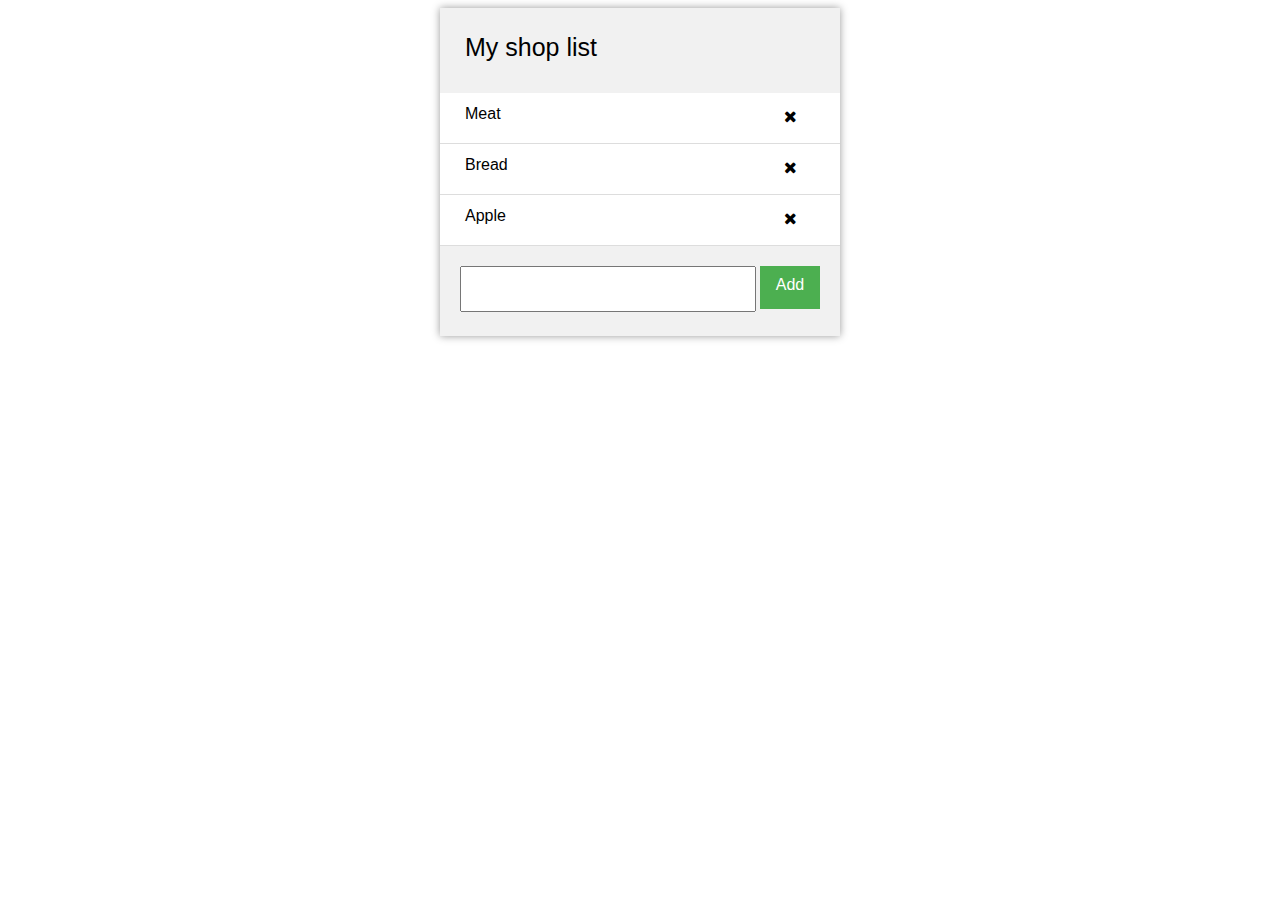
<file: angular_test/Add_Remove_Item_In_Shoplist/index.html>
<!DOCTYPE html>
<html>
	<head>
		<!--App css-->
			<link href="css/app.css" rel="stylesheet" />
		
		<!--Fontawesome-->
			<link href="css/font-awesome.min.css"  rel="stylesheet" />
		
		<!--Angular lib-->
			<script src="script/shared/angular.min.js"></script>
		
		<!--Angular Modules-->
			<script src="script/app.js"></script>
		
		<!--Angular Controllers-->
			<script src="script/controller/main_controller.js"></script>
		
		<!--Angular Directives-->
			<script src="script/directive/directive.js"></script>
	</head>
	<body ng-app="myApp">
		<div class = "main_containner" ng-controller="MainController">
			<div class="main">
				<div class="header">
					<p>My shop list</p>
				</div>
				<div class="container">
					<div class="item" ng-repeat="item in shoplist">
						<p>{{item}}</p>
						<div id="remove" ng-click="removeItem($index)">
							<i class="fa fa-times"></i>
						</div>
					</div>
				<div class="footer">
					<input ng-model="newItem"  ng-enter="addItem()"></input>
					<div id="btnAdd" ng-click="addItem()">Add</div>
				<div>
			</div>
		</div>
	</body>
</html>
</file>
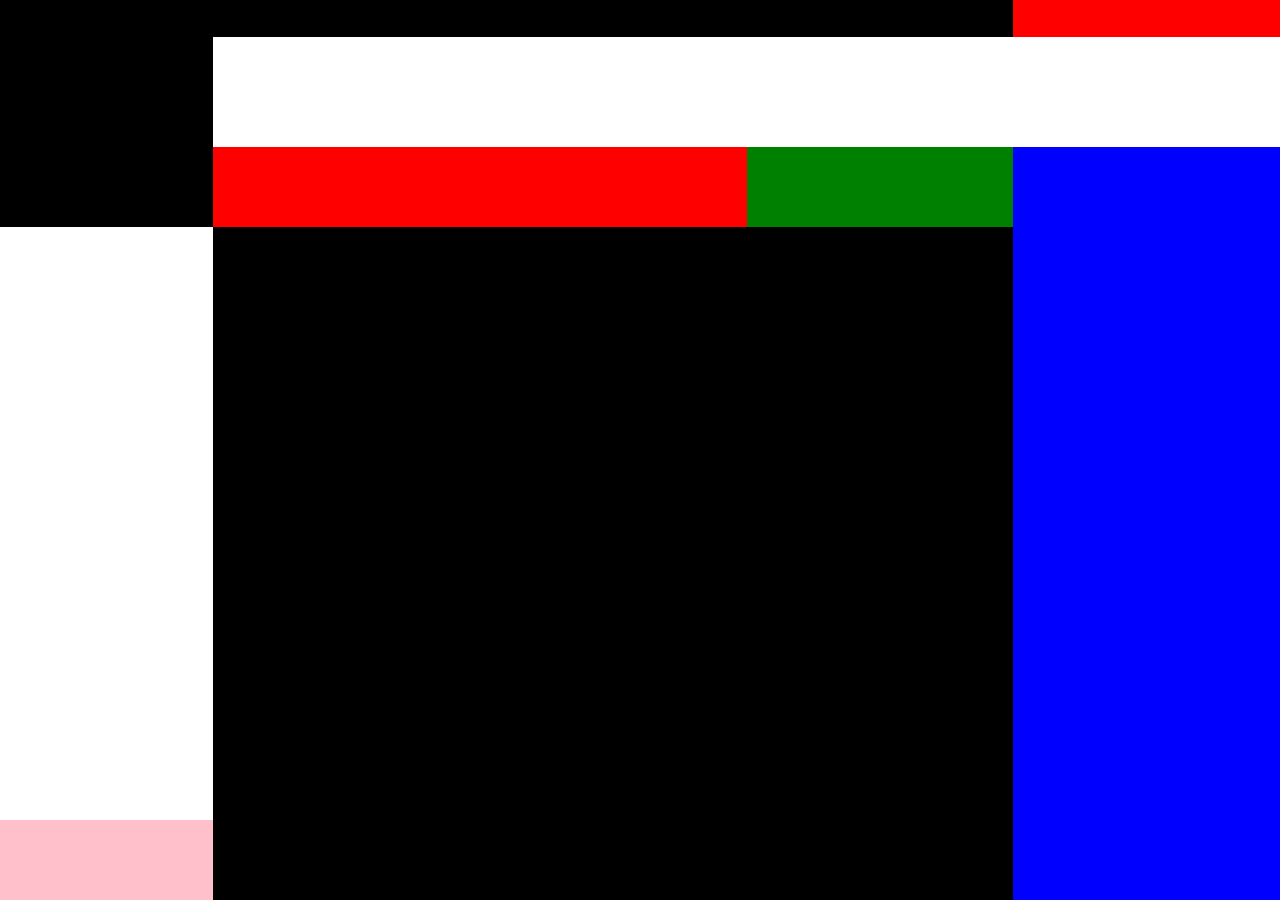
<file: home.html>
<!DOCTYPE html>
<html lang="en">
<head>
	<title>Sflircs</title>
	<meta charset="utf-8">
	<meta name="viewport" content="width=device-width, initial-scale=1">
	<!--Favicon-->
	<link rel="icon" type="image/png" href="./images/sflircs.png" />
	  
	<!--Boostrap CSS-->
	<link rel="stylesheet" href="http://maxcdn.bootstrapcdn.com/bootstrap/3.3.6/css/bootstrap.min.css">
	
	<!--jQuery-->
	<script src="https://ajax.googleapis.com/ajax/libs/jquery/1.12.0/jquery.min.js"></script>
	
	<!--Boostrap Min JS-->
	<script src="http://maxcdn.bootstrapcdn.com/bootstrap/3.3.6/js/bootstrap.min.js"></script>
	
	<!--Fontawesome-->
	<link rel="stylesheet" href="https://maxcdn.bootstrapcdn.com/font-awesome/4.5.0/css/font-awesome.min.css">

	<!--Google Fonts-->
    <link href='https://fonts.googleapis.com/css?family=Raleway:400,200,300,500,600' rel='stylesheet' type='text/css'>
	
	<!--Page CSS-->
    <link href='home.css' rel='stylesheet'>
	 <link href='home1.css' rel='stylesheet'>
	
	<!--Script-->

</head>
<body>
	<div class="left-side col-md-2 nopadding">
		<div class="header nopadding">

		</div>
		<div class="body nopadding">
		
		</div>
		<div class="footer nopadding">
		
		</div>
	</div>
	
	
	
	
	<div class="right-side col-md-10 col-xs-12 nopadding">
		<div class="header  nopadding">
			<div class="left col-md-9 nopadding">
			
			</div>
			<div class="right col-md-3 col-xs-12 nopadding">
			
			</div>
		</div>
		<div class="body nopadding">
		
		</div>
		<div class="footer nopadding">
			<div class="left nopadding col-md-9 col-xs-12">
				<div class="top nopadding">
					<div class="left col-md-8 col-xs-12 nopadding">
				
					</div>
					<div class="right col-md-4 nopadding">
					
					</div>
				</div>
				<div class="bottom nopadding">
				
				</div>
			</div>
			<div class="right nopadding col-md-3">
				
			</div>
		</div>
	</div>
	
	
	<script>
		$(document).ready(function(){
			window.addEventListener("resize", function(){
				console.log($(window).width());
				if($(window).width() < 1200){
					$(".left-side").hide();
					$(".right-side").removeClass("col-md-10").addClass("col-md-12");
					$(".right-side .header .right").removeClass("col-md-3").addClass("col-md-12");
					$(".right-side .header .left").hide();
					
					$(".right-side .footer .left").removeClass("col-md-9").addClass("col-md-12");
					$(".right-side .footer .right").hide();
					
					$(".right-side .footer .top .left").removeClass("col-md-8").addClass("col-md-12");
					$(".right-side .footer .top .right").hide();
				} 
				else{
					$(".left-side").show();
					$(".right-side").removeClass("col-md-12").addClass("col-md-10");
					$(".right-side .header .right").removeClass("col-md-12").addClass("col-md-3");
					$(".right-side .header .left").show();
					
					$(".right-side .footer .left").removeClass("col-md-12").addClass("col-md-9");
					$(".right-side .footer .right").show();
					
					$(".right-side .footer .top .left").removeClass("col-md-12").addClass("col-md-8");
					$(".right-side .footer .top .right").show();
				}
			});
		});
	</script>
</body>
</html>
</file>
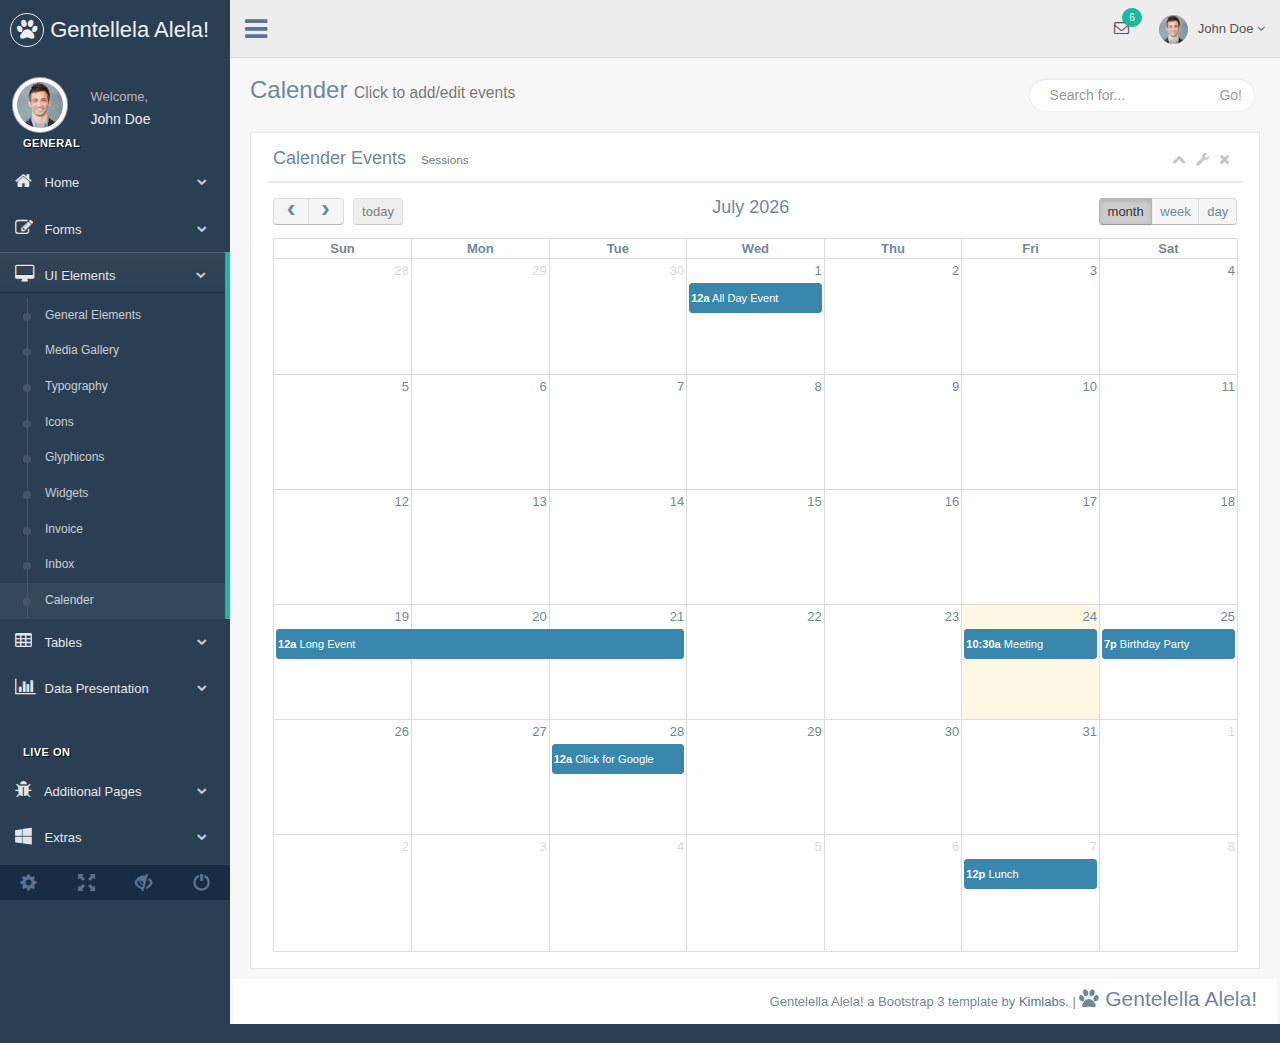
<file: angular_test/gentelella-master/production/calender.html>
<!DOCTYPE html>
<html lang="en">

    <head>
        <meta http-equiv="Content-Type" content="text/html; charset=UTF-8">
        <!-- Meta, title, CSS, favicons, etc. -->
        <meta charset="utf-8">
        <meta http-equiv="X-UA-Compatible" content="IE=edge">
        <meta name="viewport" content="width=device-width, initial-scale=1">

        <title>Gentallela Alela! | </title>

        <!-- Bootstrap core CSS -->

        <link href="css/bootstrap.min.css" rel="stylesheet">

        <link href="fonts/css/font-awesome.min.css" rel="stylesheet">
        <link href="css/animate.min.css" rel="stylesheet">

        <!-- Custom styling plus plugins -->
        <link href="css/custom.css" rel="stylesheet">
        <link href="css/icheck/flat/green.css" rel="stylesheet">

        <link href="css/calendar/fullcalendar.css" rel="stylesheet">
        <link href="css/calendar/fullcalendar.print.css" rel="stylesheet" media="print">

        <script src="js/jquery.min.js"></script>

        <!--[if lt IE 9]>
            <script src="../assets/js/ie8-responsive-file-warning.js"></script>
            <![endif]-->

        <!-- HTML5 shim and Respond.js for IE8 support of HTML5 elements and media queries -->
        <!--[if lt IE 9]>
              <script src="https://oss.maxcdn.com/html5shiv/3.7.2/html5shiv.min.js"></script>
              <script src="https://oss.maxcdn.com/respond/1.4.2/respond.min.js"></script>
            <![endif]-->

    </head>


    <body class="nav-md">

        <div class="container body">


            <div class="main_container">

                <div class="col-md-3 left_col">
                    <div class="left_col scroll-view">

                        <div class="navbar nav_title" style="border: 0;">
                            <a href="index.html" class="site_title"><i class="fa fa-paw"></i> <span>Gentellela Alela!</span></a>
                        </div>
                        <div class="clearfix"></div>


                        <!-- menu prile quick info -->
                        <div class="profile">
                            <div class="profile_pic">
                                <img src="images/img.jpg" alt="..." class="img-circle profile_img">
                            </div>
                            <div class="profile_info">
                                <span>Welcome,</span>
                                <h2>John Doe</h2>
                            </div>
                        </div>
                        <!-- /menu prile quick info -->

                        <br />

                        <!-- sidebar menu -->
                        <div id="sidebar-menu" class="main_menu_side hidden-print main_menu">

                            <div class="menu_section">
                                <h3>General</h3>
                                <ul class="nav side-menu">
                                    <li><a><i class="fa fa-home"></i> Home <span class="fa fa-chevron-down"></span></a>
                                        <ul class="nav child_menu" style="display: none">
                                            <li><a href="index.html">Dashboard</a>
                                            </li>
                                            <li><a href="index2.html">Dashboard2</a>
                                            </li>
                                            <li><a href="index3.html">Dashboard3</a>
                                            </li>
                                        </ul>
                                    </li>
                                    <li><a><i class="fa fa-edit"></i> Forms <span class="fa fa-chevron-down"></span></a>
                                        <ul class="nav child_menu" style="display: none">
                                            <li><a href="form.html">General Form</a>
                                            </li>
                                            <li><a href="form_advanced.html">Advanced Components</a>
                                            </li>
                                            <li><a href="form_validation.html">Form Validation</a>
                                            </li>
                                            <li><a href="form_wizards.html">Form Wizard</a>
                                            </li>
                                            <li><a href="form_upload.html">Form Upload</a>
                                            </li>
                                            <li><a href="form_buttons.html">Form Buttons</a>
                                            </li>
                                        </ul>
                                    </li>
                                    <li><a><i class="fa fa-desktop"></i> UI Elements <span class="fa fa-chevron-down"></span></a>
                                        <ul class="nav child_menu" style="display: none">
                                            <li><a href="general_elements.html">General Elements</a>
                                            </li>
                                            <li><a href="media_gallery.html">Media Gallery</a>
                                            </li>
                                            <li><a href="typography.html">Typography</a>
                                            </li>
                                            <li><a href="icons.html">Icons</a>
                                            </li>
                                            <li><a href="glyphicons.html">Glyphicons</a>
                                            </li>
                                            <li><a href="widgets.html">Widgets</a>
                                            </li>
                                            <li><a href="invoice.html">Invoice</a>
                                            </li>
                                            <li><a href="inbox.html">Inbox</a>
                                            </li>
                                            <li><a href="calender.html">Calender</a>
                                            </li>
                                        </ul>
                                    </li>
                                    <li><a><i class="fa fa-table"></i> Tables <span class="fa fa-chevron-down"></span></a>
                                        <ul class="nav child_menu" style="display: none">
                                            <li><a href="tables.html">Tables</a></li>
                                            <li><a href="tables_dynamic.html">Table Dynamic</a></li>
                                        </ul>
                                    </li>
                                    <li><a><i class="fa fa-bar-chart-o"></i> Data Presentation <span class="fa fa-chevron-down"></span></a>
                                        <ul class="nav child_menu" style="display: none">
                                            <li><a href="chartjs.html">Chart JS</a></li>
                                            <li><a href="chartjs2.html">Chart JS2</a></li>
                                            <li><a href="morisjs.html">Moris JS</a></li>
                                            <li><a href="echarts.html">ECharts </a></li>
                                            <li><a href="other_charts.html">Other Charts </a></li>
                                        </ul>
                                    </li>
                                </ul>
                            </div>
                            <div class="menu_section">
                                <h3>Live On</h3>
                                <ul class="nav side-menu">
                                    <li><a><i class="fa fa-bug"></i> Additional Pages <span class="fa fa-chevron-down"></span></a>
                                        <ul class="nav child_menu" style="display: none">
                                            <li><a href="e_commerce.html">E-commerce</a>
                                            </li>
                                            <li><a href="projects.html">Projects</a>
                                            </li>
                                            <li><a href="project_detail.html">Project Detail</a>
                                            </li>
                                            <li><a href="contacts.html">Contacts</a>
                                            </li>
                                            <li><a href="profile.html">Profile</a>
                                            </li>
                                        </ul>
                                    </li>
                                    <li><a><i class="fa fa-windows"></i> Extras <span class="fa fa-chevron-down"></span></a>
                                        <ul class="nav child_menu" style="display: none">
                                            <li><a href="page_404.html">404 Error</a>
                                            </li>
                                            <li><a href="page_500.html">500 Error</a>
                                            </li>
                                            <li><a href="plain_page.html">Plain Page</a>
                                            </li>
                                            <li><a href="login.html">Login Page</a>
                                            </li>
                                            <li><a href="pricing_tables.html">Pricing Tables</a>
                                            </li>

                                        </ul>
                                    </li>
                                    <li><a><i class="fa fa-laptop"></i> Landing Page <span class="label label-success pull-right">Coming Soon</span></a>
                                    </li>
                                </ul>
                            </div>

                        </div>
                        <!-- /sidebar menu -->

                        <!-- /menu footer buttons -->
                        <div class="sidebar-footer hidden-small">
                            <a data-toggle="tooltip" data-placement="top" title="Settings">
                                <span class="glyphicon glyphicon-cog" aria-hidden="true"></span>
                            </a>
                            <a data-toggle="tooltip" data-placement="top" title="FullScreen">
                                <span class="glyphicon glyphicon-fullscreen" aria-hidden="true"></span>
                            </a>
                            <a data-toggle="tooltip" data-placement="top" title="Lock">
                                <span class="glyphicon glyphicon-eye-close" aria-hidden="true"></span>
                            </a>
                            <a data-toggle="tooltip" data-placement="top" title="Logout">
                                <span class="glyphicon glyphicon-off" aria-hidden="true"></span>
                            </a>
                        </div>
                        <!-- /menu footer buttons -->
                    </div>
                </div>

                <!-- top navigation -->
                <div class="top_nav">

                    <div class="nav_menu">
                        <nav class="" role="navigation">
                            <div class="nav toggle">
                                <a id="menu_toggle"><i class="fa fa-bars"></i></a>
                            </div>

                            <ul class="nav navbar-nav navbar-right">
                                <li class="">
                                    <a href="javascript:;" class="user-profile dropdown-toggle" data-toggle="dropdown" aria-expanded="false">
                                        <img src="images/img.jpg" alt="">John Doe
                                        <span class=" fa fa-angle-down"></span>
                                    </a>
                                    <ul class="dropdown-menu dropdown-usermenu animated fadeInDown pull-right">
                                        <li><a href="javascript:;">  Profile</a>
                                        </li>
                                        <li>
                                            <a href="javascript:;">
                                                <span class="badge bg-red pull-right">50%</span>
                                                <span>Settings</span>
                                            </a>
                                        </li>
                                        <li>
                                            <a href="javascript:;">Help</a>
                                        </li>
                                        <li><a href="login.html"><i class="fa fa-sign-out pull-right"></i> Log Out</a>
                                        </li>
                                    </ul>
                                </li>

                                <li role="presentation" class="dropdown">
                                    <a href="javascript:;" class="dropdown-toggle info-number" data-toggle="dropdown" aria-expanded="false">
                                        <i class="fa fa-envelope-o"></i>
                                        <span class="badge bg-green">6</span>
                                    </a>
                                    <ul id="menu1" class="dropdown-menu list-unstyled msg_list animated fadeInDown" role="menu">
                                        <li>
                                            <a>
                                                <span class="image">
                                                    <img src="images/img.jpg" alt="Profile Image" />
                                                </span>
                                                <span>
                                                    <span>John Smith</span>
                                                    <span class="time">3 mins ago</span>
                                                </span>
                                                <span class="message">
                                                    Film festivals used to be do-or-die moments for movie makers. They were where...
                                                </span>
                                            </a>
                                        </li>
                                        <li>
                                            <a>
                                                <span class="image">
                                                    <img src="images/img.jpg" alt="Profile Image" />
                                                </span>
                                                <span>
                                                    <span>John Smith</span>
                                                    <span class="time">3 mins ago</span>
                                                </span>
                                                <span class="message">
                                                    Film festivals used to be do-or-die moments for movie makers. They were where...
                                                </span>
                                            </a>
                                        </li>
                                        <li>
                                            <a>
                                                <span class="image">
                                                    <img src="images/img.jpg" alt="Profile Image" />
                                                </span>
                                                <span>
                                                    <span>John Smith</span>
                                                    <span class="time">3 mins ago</span>
                                                </span>
                                                <span class="message">
                                                    Film festivals used to be do-or-die moments for movie makers. They were where...
                                                </span>
                                            </a>
                                        </li>
                                        <li>
                                            <a>
                                                <span class="image">
                                                    <img src="images/img.jpg" alt="Profile Image" />
                                                </span>
                                                <span>
                                                    <span>John Smith</span>
                                                    <span class="time">3 mins ago</span>
                                                </span>
                                                <span class="message">
                                                    Film festivals used to be do-or-die moments for movie makers. They were where...
                                                </span>
                                            </a>
                                        </li>
                                        <li>
                                            <div class="text-center">
                                                <a>
                                                    <strong>See All Alerts</strong>
                                                    <i class="fa fa-angle-right"></i>
                                                </a>
                                            </div>
                                        </li>
                                    </ul>
                                </li>

                            </ul>
                        </nav>
                    </div>

                </div>
                <!-- /top navigation -->

                <!-- page content -->
                <div class="right_col" role="main">
                    <div class="">

                        <div class="page-title">
                            <div class="title_left">
                                <h3>
                                    Calender
                                    <small>
                                        Click to add/edit events
                                    </small>
                                </h3>
                            </div>

                            <div class="title_right">
                                <div class="col-md-5 col-sm-5 col-xs-12 form-group pull-right top_search">
                                    <div class="input-group">
                                        <input type="text" class="form-control" placeholder="Search for...">
                                        <span class="input-group-btn">
                                            <button class="btn btn-default" type="button">Go!</button>
                                        </span>
                                    </div>
                                </div>
                            </div>
                        </div>
                        <div class="clearfix"></div>

                        <div class="row">
                            <div class="col-md-12">
                                <div class="x_panel">
                                    <div class="x_title">
                                        <h2>Calender Events <small>Sessions</small></h2>
                                        <ul class="nav navbar-right panel_toolbox">
                                            <li><a class="collapse-link"><i class="fa fa-chevron-up"></i></a>
                                            </li>
                                            <li class="dropdown">
                                                <a href="#" class="dropdown-toggle" data-toggle="dropdown" role="button" aria-expanded="false"><i class="fa fa-wrench"></i></a>
                                                <ul class="dropdown-menu" role="menu">
                                                    <li><a href="#">Settings 1</a>
                                                    </li>
                                                    <li><a href="#">Settings 2</a>
                                                    </li>
                                                </ul>
                                            </li>
                                            <li><a class="close-link"><i class="fa fa-close"></i></a>
                                            </li>
                                        </ul>
                                        <div class="clearfix"></div>
                                    </div>
                                    <div class="x_content">

                                        <div id='calendar'></div>

                                    </div>
                                </div>
                            </div>
                        </div>
                    </div>

                    <!-- footer content -->
                    <footer>
                        <div class="">
                            <p class="pull-right">Gentelella Alela! a Bootstrap 3 template by <a>Kimlabs</a>. |
                                <span class="lead"> <i class="fa fa-paw"></i> Gentelella Alela!</span>
                            </p>
                        </div>
                        <div class="clearfix"></div>
                    </footer>
                    <!-- /footer content -->

                </div>


                <!-- Start Calender modal -->
                <div id="CalenderModalNew" class="modal fade" tabindex="-1" role="dialog" aria-labelledby="myModalLabel" aria-hidden="true">
                    <div class="modal-dialog">
                        <div class="modal-content">

                            <div class="modal-header">
                                <button type="button" class="close" data-dismiss="modal" aria-hidden="true">×</button>
                                <h4 class="modal-title" id="myModalLabel">New Calender Entry</h4>
                            </div>
                            <div class="modal-body">
                                <div id="testmodal" style="padding: 5px 20px;">
                                    <form id="antoform" class="form-horizontal calender" role="form">
                                        <div class="form-group">
                                            <label class="col-sm-3 control-label">Title</label>
                                            <div class="col-sm-9">
                                                <input type="text" class="form-control" id="title" name="title">
                                            </div>
                                        </div>
                                        <div class="form-group">
                                            <label class="col-sm-3 control-label">Description</label>
                                            <div class="col-sm-9">
                                                <textarea class="form-control" style="height:55px;" id="descr" name="descr"></textarea>
                                            </div>
                                        </div>
                                    </form>
                                </div>
                            </div>
                            <div class="modal-footer">
                                <button type="button" class="btn btn-default antoclose" data-dismiss="modal">Close</button>
                                <button type="button" class="btn btn-primary antosubmit">Save changes</button>
                            </div>
                        </div>
                    </div>
                </div>
                <div id="CalenderModalEdit" class="modal fade" tabindex="-1" role="dialog" aria-labelledby="myModalLabel" aria-hidden="true">
                    <div class="modal-dialog">
                        <div class="modal-content">

                            <div class="modal-header">
                                <button type="button" class="close" data-dismiss="modal" aria-hidden="true">×</button>
                                <h4 class="modal-title" id="myModalLabel2">Edit Calender Entry</h4>
                            </div>
                            <div class="modal-body">

                                <div id="testmodal2" style="padding: 5px 20px;">
                                    <form id="antoform2" class="form-horizontal calender" role="form">
                                        <div class="form-group">
                                            <label class="col-sm-3 control-label">Title</label>
                                            <div class="col-sm-9">
                                                <input type="text" class="form-control" id="title2" name="title2">
                                            </div>
                                        </div>
                                        <div class="form-group">
                                            <label class="col-sm-3 control-label">Description</label>
                                            <div class="col-sm-9">
                                                <textarea class="form-control" style="height:55px;" id="descr2" name="descr"></textarea>
                                            </div>
                                        </div>

                                    </form>
                                </div>
                            </div>
                            <div class="modal-footer">
                                <button type="button" class="btn btn-default antoclose2" data-dismiss="modal">Close</button>
                                <button type="button" class="btn btn-primary antosubmit2">Save changes</button>
                            </div>
                        </div>
                    </div>
                </div>

                <div id="fc_create" data-toggle="modal" data-target="#CalenderModalNew"></div>
                <div id="fc_edit" data-toggle="modal" data-target="#CalenderModalEdit"></div>

                <!-- End Calender modal -->
                <!-- /page content -->
            </div>

        </div>

        <div id="custom_notifications" class="custom-notifications dsp_none">
            <ul class="list-unstyled notifications clearfix" data-tabbed_notifications="notif-group">
            </ul>
            <div class="clearfix"></div>
            <div id="notif-group" class="tabbed_notifications"></div>
        </div>

        <script src="js/bootstrap.min.js"></script>

        <script src="js/nprogress.js"></script>
        <!-- chart js -->
        <script src="js/chartjs/chart.min.js"></script>
        <!-- bootstrap progress js -->
        <script src="js/progressbar/bootstrap-progressbar.min.js"></script>
        <script src="js/nicescroll/jquery.nicescroll.min.js"></script>
        <!-- icheck -->
        <script src="js/icheck/icheck.min.js"></script>

        <script src="js/custom.js"></script>

        <script src="js/moment/moment.min.js"></script>
        <script src="js/calendar/fullcalendar.min.js"></script>
        <!-- pace -->
        <script src="js/pace/pace.min.js"></script>
        <script>
            $(window).load(function () {

                var date = new Date();
                var d = date.getDate();
                var m = date.getMonth();
                var y = date.getFullYear();
                var started;
                var categoryClass;

                var calendar = $('#calendar').fullCalendar({
                    header: {
                        left: 'prev,next today',
                        center: 'title',
                        right: 'month,agendaWeek,agendaDay'
                    },
                    selectable: true,
                    selectHelper: true,
                    select: function (start, end, allDay) {
                        $('#fc_create').click();

                        started = start;
                        ended = end

                        $(".antosubmit").on("click", function () {
                            var title = $("#title").val();
                            if (end) {
                                ended = end
                            }
                            categoryClass = $("#event_type").val();

                            if (title) {
                                calendar.fullCalendar('renderEvent', {
                                        title: title,
                                        start: started,
                                        end: end,
                                        allDay: allDay
                                    },
                                    true // make the event "stick"
                                );
                            }
                            $('#title').val('');
                            calendar.fullCalendar('unselect');

                            $('.antoclose').click();

                            return false;
                        });
                    },
                    eventClick: function (calEvent, jsEvent, view) {
                        //alert(calEvent.title, jsEvent, view);

                        $('#fc_edit').click();
                        $('#title2').val(calEvent.title);
                        categoryClass = $("#event_type").val();

                        $(".antosubmit2").on("click", function () {
                            calEvent.title = $("#title2").val();

                            calendar.fullCalendar('updateEvent', calEvent);
                            $('.antoclose2').click();
                        });
                        calendar.fullCalendar('unselect');
                    },
                    editable: true,
                    events: [
                        {
                            title: 'All Day Event',
                            start: new Date(y, m, 1)
                    },
                        {
                            title: 'Long Event',
                            start: new Date(y, m, d - 5),
                            end: new Date(y, m, d - 2)
                    },
                        {
                            title: 'Meeting',
                            start: new Date(y, m, d, 10, 30),
                            allDay: false
                    },
                        {
                            title: 'Lunch',
                            start: new Date(y, m, d + 14, 12, 0),
                            end: new Date(y, m, d, 14, 0),
                            allDay: false
                    },
                        {
                            title: 'Birthday Party',
                            start: new Date(y, m, d + 1, 19, 0),
                            end: new Date(y, m, d + 1, 22, 30),
                            allDay: false
                    },
                        {
                            title: 'Click for Google',
                            start: new Date(y, m, 28),
                            end: new Date(y, m, 29),
                            url: 'http://google.com/'
                    }
                ]
                });
            });
        </script>
    </body>

</html>
</file>
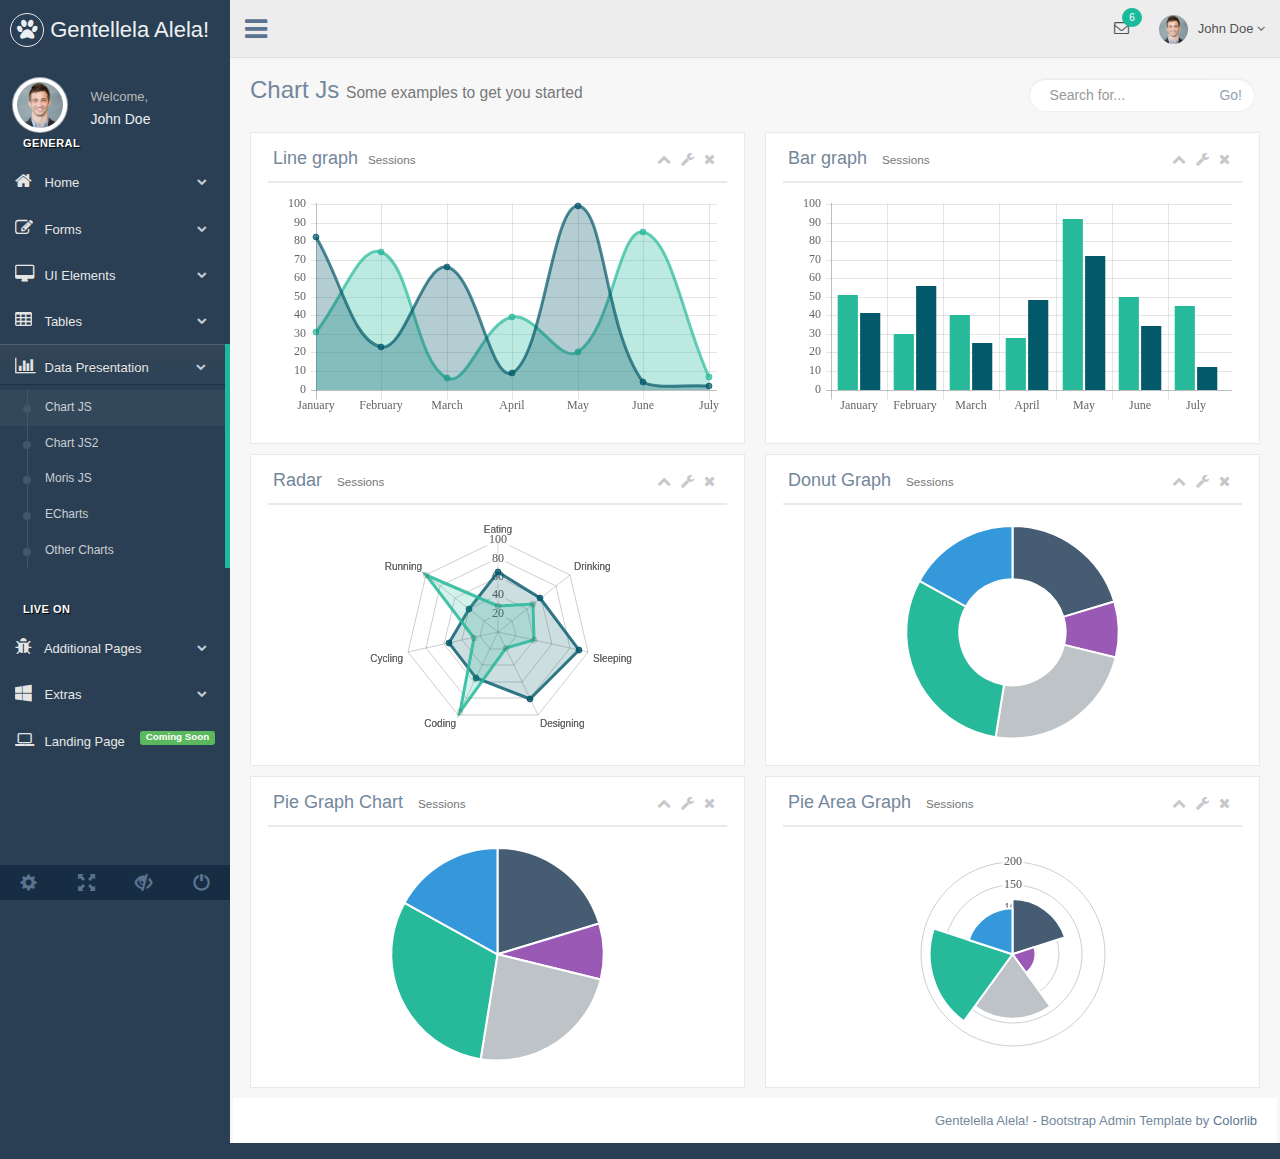
<file: angular_test/gentelella-master/production/chartjs.html>
<!DOCTYPE html>
<html lang="en">

<head>
    <meta http-equiv="Content-Type" content="text/html; charset=UTF-8">
    <!-- Meta, title, CSS, favicons, etc. -->
    <meta charset="utf-8">
    <meta http-equiv="X-UA-Compatible" content="IE=edge">
    <meta name="viewport" content="width=device-width, initial-scale=1">

    <title>Chart JS Graph Examples | Gentallela Alela! by Colorlib</title>

    <link href="css/bootstrap.min.css" rel="stylesheet">
    <link href="fonts/css/font-awesome.min.css" rel="stylesheet">
    <link href="css/animate.min.css" rel="stylesheet">
    <link href="css/custom.css" rel="stylesheet">
    <link href="css/icheck/flat/green.css" rel="stylesheet">
    <script src="js/jquery.min.js"></script>

    <!-- HTML5 shim and Respond.js for IE8 support of HTML5 elements and media queries -->
    <!--[if lt IE 9]>
          <script src="https://oss.maxcdn.com/html5shiv/3.7.2/html5shiv.min.js"></script>
          <script src="https://oss.maxcdn.com/respond/1.4.2/respond.min.js"></script>
    <![endif]-->

</head>


<body class="nav-md">

    <div class="container body">


        <div class="main_container">

            <div class="col-md-3 left_col">
                <div class="left_col scroll-view">

                    <div class="navbar nav_title" style="border: 0;">
                        <a href="index.html" class="site_title"><i class="fa fa-paw"></i> <span>Gentellela Alela!</span></a>
                    </div>
                    <div class="clearfix"></div>


                    <!-- menu prile quick info -->
                    <div class="profile">
                        <div class="profile_pic">
                            <img src="images/img.jpg" alt="..." class="img-circle profile_img">
                        </div>
                        <div class="profile_info">
                            <span>Welcome,</span>
                            <h2>John Doe</h2>
                        </div>
                    </div>
                    <!-- /menu prile quick info -->

                    <!-- sidebar menu -->
                    <div id="sidebar-menu" class="main_menu_side hidden-print main_menu">

                        <div class="menu_section">

                            <h3>General</h3>
                            <ul class="nav side-menu">
                                <li><a><i class="fa fa-home"></i> Home <span class="fa fa-chevron-down"></span></a>
                                    <ul class="nav child_menu" style="display: none">
                                        <li><a href="index.html">Dashboard</a>
                                        </li>
                                        <li><a href="index2.html">Dashboard2</a>
                                        </li>
                                        <li><a href="index3.html">Dashboard3</a>
                                        </li>
                                    </ul>
                                </li>
                                <li><a><i class="fa fa-edit"></i> Forms <span class="fa fa-chevron-down"></span></a>
                                    <ul class="nav child_menu" style="display: none">
                                        <li><a href="form.html">General Form</a>
                                        </li>
                                        <li><a href="form_advanced.html">Advanced Components</a>
                                        </li>
                                        <li><a href="form_validation.html">Form Validation</a>
                                        </li>
                                        <li><a href="form_wizards.html">Form Wizard</a>
                                        </li>
                                        <li><a href="form_upload.html">Form Upload</a>
                                        </li>
                                        <li><a href="form_buttons.html">Form Buttons</a>
                                        </li>
                                    </ul>
                                </li>
                                <li><a><i class="fa fa-desktop"></i> UI Elements <span class="fa fa-chevron-down"></span></a>
                                    <ul class="nav child_menu" style="display: none">
                                        <li><a href="general_elements.html">General Elements</a>
                                        </li>
                                        <li><a href="media_gallery.html">Media Gallery</a>
                                        </li>
                                        <li><a href="typography.html">Typography</a>
                                        </li>
                                        <li><a href="icons.html">Icons</a>
                                        </li>
                                        <li><a href="glyphicons.html">Glyphicons</a>
                                        </li>
                                        <li><a href="widgets.html">Widgets</a>
                                        </li>
                                        <li><a href="invoice.html">Invoice</a>
                                        </li>
                                        <li><a href="inbox.html">Inbox</a>
                                        </li>
                                        <li><a href="calender.html">Calender</a>
                                        </li>
                                    </ul>
                                </li>
                                <li><a><i class="fa fa-table"></i> Tables <span class="fa fa-chevron-down"></span></a>
                                    <ul class="nav child_menu" style="display: none">
                                        <li><a href="tables.html">Tables</a>
                                        </li>
                                        <li><a href="tables_dynamic.html">Table Dynamic</a>
                                        </li>
                                    </ul>
                                </li>
                                <li><a><i class="fa fa-bar-chart-o"></i> Data Presentation <span class="fa fa-chevron-down"></span></a>
                                    <ul class="nav child_menu" style="display: none">
                                        <li><a href="chartjs.html">Chart JS</a>
                                        </li>
                                        <li><a href="chartjs2.html">Chart JS2</a>
                                        </li>
                                        <li><a href="morisjs.html">Moris JS</a>
                                        </li>
                                        <li><a href="echarts.html">ECharts </a>
                                        </li>
                                        <li><a href="other_charts.html">Other Charts </a>
                                        </li>
                                    </ul>
                                </li>
                            </ul>
                        </div>
                        <div class="menu_section">
                            <h3>Live On</h3>
                            <ul class="nav side-menu">
                                <li><a><i class="fa fa-bug"></i> Additional Pages <span class="fa fa-chevron-down"></span></a>
                                    <ul class="nav child_menu" style="display: none">
                                        <li><a href="e_commerce.html">E-commerce</a>
                                        </li>
                                        <li><a href="projects.html">Projects</a>
                                        </li>
                                        <li><a href="project_detail.html">Project Detail</a>
                                        </li>
                                        <li><a href="contacts.html">Contacts</a>
                                        </li>
                                        <li><a href="profile.html">Profile</a>
                                        </li>
                                        <li><a href="real_estate.html">Real Estate</a>
                                        </li>

                                    </ul>
                                </li>
                                <li><a><i class="fa fa-windows"></i> Extras <span class="fa fa-chevron-down"></span></a>
                                    <ul class="nav child_menu" style="display: none">
                                        <li><a href="page_404.html">404 Error</a>
                                        </li>
                                        <li><a href="page_500.html">500 Error</a>
                                        </li>
                                        <li><a href="plain_page.html">Plain Page</a>
                                        </li>
                                        <li><a href="login.html">Login Page</a>
                                        </li>
                                        <li><a href="pricing_tables.html">Pricing Tables</a>
                                        </li>

                                    </ul>
                                </li>
                                <li><a><i class="fa fa-laptop"></i> Landing Page <span class="label label-success pull-right">Coming Soon</span></a>
                                </li>
                            </ul>
                        </div>

                    </div>
                    <!-- /sidebar menu -->

                    <!-- /menu footer buttons -->
                    <div class="sidebar-footer hidden-small">
                        <a data-toggle="tooltip" data-placement="top" title="Settings">
                            <span class="glyphicon glyphicon-cog" aria-hidden="true"></span>
                        </a>
                        <a data-toggle="tooltip" data-placement="top" title="FullScreen">
                            <span class="glyphicon glyphicon-fullscreen" aria-hidden="true"></span>
                        </a>
                        <a data-toggle="tooltip" data-placement="top" title="Lock">
                            <span class="glyphicon glyphicon-eye-close" aria-hidden="true"></span>
                        </a>
                        <a data-toggle="tooltip" data-placement="top" title="Logout">
                            <span class="glyphicon glyphicon-off" aria-hidden="true"></span>
                        </a>
                    </div>
                    <!-- /menu footer buttons -->
                </div>
            </div>

            <!-- top navigation -->
            <div class="top_nav">

                <div class="nav_menu">
                    <nav class="" role="navigation">
                        <div class="nav toggle">
                            <a id="menu_toggle"><i class="fa fa-bars"></i></a>
                        </div>

                        <ul class="nav navbar-nav navbar-right">
                            <li class="">
                                <a href="javascript:;" class="user-profile dropdown-toggle" data-toggle="dropdown" aria-expanded="false">
                                    <img src="images/img.jpg" alt="">John Doe
                                    <span class=" fa fa-angle-down"></span>
                                </a>
                                <ul class="dropdown-menu dropdown-usermenu animated fadeInDown pull-right">
                                    <li><a href="javascript:;">  Profile</a>
                                    </li>
                                    <li>
                                        <a href="javascript:;">
                                            <span class="badge bg-red pull-right">50%</span>
                                            <span>Settings</span>
                                        </a>
                                    </li>
                                    <li>
                                        <a href="javascript:;">Help</a>
                                    </li>
                                    <li><a href="login.html"><i class="fa fa-sign-out pull-right"></i> Log Out</a>
                                    </li>
                                </ul>
                            </li>

                            <li role="presentation" class="dropdown">
                                <a href="javascript:;" class="dropdown-toggle info-number" data-toggle="dropdown" aria-expanded="false">
                                    <i class="fa fa-envelope-o"></i>
                                    <span class="badge bg-green">6</span>
                                </a>
                                <ul id="menu1" class="dropdown-menu list-unstyled msg_list animated fadeInDown" role="menu">
                                    <li>
                                        <a>
                                            <span class="image">
                                        <img src="images/img.jpg" alt="Profile Image" />
                                    </span>
                                            <span>
                                        <span>John Smith</span>
                                            <span class="time">3 mins ago</span>
                                            </span>
                                            <span class="message">
                                        Film festivals used to be do-or-die moments for movie makers. They were where...
                                    </span>
                                        </a>
                                    </li>
                                    <li>
                                        <a>
                                            <span class="image">
                                        <img src="images/img.jpg" alt="Profile Image" />
                                    </span>
                                            <span>
                                        <span>John Smith</span>
                                            <span class="time">3 mins ago</span>
                                            </span>
                                            <span class="message">
                                        Film festivals used to be do-or-die moments for movie makers. They were where...
                                    </span>
                                        </a>
                                    </li>
                                    <li>
                                        <a>
                                            <span class="image">
                                        <img src="images/img.jpg" alt="Profile Image" />
                                    </span>
                                            <span>
                                        <span>John Smith</span>
                                            <span class="time">3 mins ago</span>
                                            </span>
                                            <span class="message">
                                        Film festivals used to be do-or-die moments for movie makers. They were where...
                                    </span>
                                        </a>
                                    </li>
                                    <li>
                                        <a>
                                            <span class="image">
                                        <img src="images/img.jpg" alt="Profile Image" />
                                    </span>
                                            <span>
                                        <span>John Smith</span>
                                            <span class="time">3 mins ago</span>
                                            </span>
                                            <span class="message">
                                        Film festivals used to be do-or-die moments for movie makers. They were where...
                                    </span>
                                        </a>
                                    </li>
                                    <li>
                                        <div class="text-center">
                                            <a>
                                                <strong>See All Alerts</strong>
                                                <i class="fa fa-angle-right"></i>
                                            </a>
                                        </div>
                                    </li>
                                </ul>
                            </li>

                        </ul>
                    </nav>
                </div>

            </div>
            <!-- /top navigation -->

            <!-- page content -->
            <div class="right_col" role="main">
                <div class="">
                    <div class="page-title">
                        <div class="title_left">
                            <h3>
                    Chart Js
                    <small>
                        Some examples to get you started
                    </small>
                </h3>
                        </div>

                        <div class="title_right">
                            <div class="col-md-5 col-sm-5 col-xs-12 form-group pull-right top_search">
                                <div class="input-group">
                                    <input type="text" class="form-control" placeholder="Search for...">
                                    <span class="input-group-btn">
                            <button class="btn btn-default" type="button">Go!</button>
                        </span>
                                </div>
                            </div>
                        </div>
                    </div>
                    <div class="clearfix"></div>

                    <div class="row">


                        <div class="col-md-6 col-sm-6 col-xs-12">
                            <div class="x_panel">
                                <div class="x_title">
                                    <h2>Line graph<small>Sessions</small></h2>
                                    <ul class="nav navbar-right panel_toolbox">
                                        <li><a class="collapse-link"><i class="fa fa-chevron-up"></i></a>
                                        </li>
                                        <li class="dropdown">
                                            <a href="#" class="dropdown-toggle" data-toggle="dropdown" role="button" aria-expanded="false"><i class="fa fa-wrench"></i></a>
                                            <ul class="dropdown-menu" role="menu">
                                                <li><a href="#">Settings 1</a>
                                                </li>
                                                <li><a href="#">Settings 2</a>
                                                </li>
                                            </ul>
                                        </li>
                                        <li><a class="close-link"><i class="fa fa-close"></i></a>
                                        </li>
                                    </ul>
                                    <div class="clearfix"></div>
                                </div>
                                <div class="x_content">
                                    <canvas id="lineChart"></canvas>
                                </div>
                            </div>
                        </div>

                        <div class="col-md-6 col-sm-6 col-xs-12">
                            <div class="x_panel">
                                <div class="x_title">
                                    <h2>Bar graph <small>Sessions</small></h2>
                                    <ul class="nav navbar-right panel_toolbox">
                                        <li><a class="collapse-link"><i class="fa fa-chevron-up"></i></a>
                                        </li>
                                        <li class="dropdown">
                                            <a href="#" class="dropdown-toggle" data-toggle="dropdown" role="button" aria-expanded="false"><i class="fa fa-wrench"></i></a>
                                            <ul class="dropdown-menu" role="menu">
                                                <li><a href="#">Settings 1</a>
                                                </li>
                                                <li><a href="#">Settings 2</a>
                                                </li>
                                            </ul>
                                        </li>
                                        <li><a class="close-link"><i class="fa fa-close"></i></a>
                                        </li>
                                    </ul>
                                    <div class="clearfix"></div>
                                </div>
                                <div class="x_content">
                                    <canvas id="mybarChart"></canvas>
                                </div>
                            </div>
                        </div>
                    </div>
                    <div class="clearfix"></div>
                    <div class="row">
                        <div class="col-md-6 col-sm-6 col-xs-12">
                            <div class="x_panel">
                                <div class="x_title">
                                    <h2>Radar <small>Sessions</small></h2>
                                    <ul class="nav navbar-right panel_toolbox">
                                        <li><a class="collapse-link"><i class="fa fa-chevron-up"></i></a>
                                        </li>
                                        <li class="dropdown">
                                            <a href="#" class="dropdown-toggle" data-toggle="dropdown" role="button" aria-expanded="false"><i class="fa fa-wrench"></i></a>
                                            <ul class="dropdown-menu" role="menu">
                                                <li><a href="#">Settings 1</a>
                                                </li>
                                                <li><a href="#">Settings 2</a>
                                                </li>
                                            </ul>
                                        </li>
                                        <li><a class="close-link"><i class="fa fa-close"></i></a>
                                        </li>
                                    </ul>
                                    <div class="clearfix"></div>
                                </div>
                                <div class="x_content">
                                    <canvas id="canvasRadar"></canvas>
                                </div>
                            </div>
                        </div>

                        <div class="col-md-6 col-sm-6 col-xs-12">
                            <div class="x_panel">
                                <div class="x_title">
                                    <h2>Donut Graph <small>Sessions</small></h2>
                                    <ul class="nav navbar-right panel_toolbox">
                                        <li><a class="collapse-link"><i class="fa fa-chevron-up"></i></a>
                                        </li>
                                        <li class="dropdown">
                                            <a href="#" class="dropdown-toggle" data-toggle="dropdown" role="button" aria-expanded="false"><i class="fa fa-wrench"></i></a>
                                            <ul class="dropdown-menu" role="menu">
                                                <li><a href="#">Settings 1</a>
                                                </li>
                                                <li><a href="#">Settings 2</a>
                                                </li>
                                            </ul>
                                        </li>
                                        <li><a class="close-link"><i class="fa fa-close"></i></a>
                                        </li>
                                    </ul>
                                    <div class="clearfix"></div>
                                </div>
                                <div class="x_content">
                                    <canvas id="canvasDoughnut"></canvas>
                                </div>
                            </div>
                        </div>
                    </div>
                    <div class="clearfix"></div>
                    <div class="row">
                        <div class="col-md-6 col-sm-6 col-xs-12">
                            <div class="x_panel">
                                <div class="x_title">
                                    <h2>Pie Graph Chart <small>Sessions</small></h2>
                                    <ul class="nav navbar-right panel_toolbox">
                                        <li><a class="collapse-link"><i class="fa fa-chevron-up"></i></a>
                                        </li>
                                        <li class="dropdown">
                                            <a href="#" class="dropdown-toggle" data-toggle="dropdown" role="button" aria-expanded="false"><i class="fa fa-wrench"></i></a>
                                            <ul class="dropdown-menu" role="menu">
                                                <li><a href="#">Settings 1</a>
                                                </li>
                                                <li><a href="#">Settings 2</a>
                                                </li>
                                            </ul>
                                        </li>
                                        <li><a class="close-link"><i class="fa fa-close"></i></a>
                                        </li>
                                    </ul>
                                    <div class="clearfix"></div>
                                </div>
                                <div class="x_content">
                                    <canvas id="pieChart"></canvas>
                                </div>
                            </div>
                        </div>

                        <div class="col-md-6 col-sm-6 col-xs-12">
                            <div class="x_panel">
                                <div class="x_title">
                                    <h2>Pie Area Graph <small>Sessions</small></h2>
                                    <ul class="nav navbar-right panel_toolbox">
                                        <li><a class="collapse-link"><i class="fa fa-chevron-up"></i></a>
                                        </li>
                                        <li class="dropdown">
                                            <a href="#" class="dropdown-toggle" data-toggle="dropdown" role="button" aria-expanded="false"><i class="fa fa-wrench"></i></a>
                                            <ul class="dropdown-menu" role="menu">
                                                <li><a href="#">Settings 1</a>
                                                </li>
                                                <li><a href="#">Settings 2</a>
                                                </li>
                                            </ul>
                                        </li>
                                        <li><a class="close-link"><i class="fa fa-close"></i></a>
                                        </li>
                                    </ul>
                                    <div class="clearfix"></div>
                                </div>
                                <div class="x_content">
                                    <canvas id="polarArea"></canvas>
                                </div>
                            </div>
                        </div>

                    </div>
                </div>

                <!-- footer content -->
                <footer>
                    <div class="copyright-info">
                        <p class="pull-right">Gentelella Alela! - Bootstrap Admin Template by <a href="https://colorlib.com">Colorlib</a>
                        </p>
                    </div>
                    <div class="clearfix"></div>
                </footer>
                <!-- /footer content -->

            </div>
            <!-- /page content -->
        </div>

    </div>

    <div id="custom_notifications" class="custom-notifications dsp_none">
        <ul class="list-unstyled notifications clearfix" data-tabbed_notifications="notif-group">
        </ul>
        <div class="clearfix"></div>
        <div id="notif-group" class="tabbed_notifications"></div>
    </div>

    <script src="js/bootstrap.min.js"></script>
    <script src="js/moment/moment.min.js"></script>
    <script src="js/chartjs/chart.min.js"></script>
    <script src="js/progressbar/bootstrap-progressbar.min.js"></script>
    <script src="js/nicescroll/jquery.nicescroll.min.js"></script>
    <script src="js/icheck/icheck.min.js"></script>
    <script src="js/custom.js"></script>
    <script src="js/pace/pace.min.js"></script>

    <script>

      Chart.defaults.global.legend = {
        enabled: false
      };

      // Line chart
      var ctx = document.getElementById("lineChart");
      var lineChart = new Chart(ctx, {
        type: 'line',
        data: {
          labels: ["January", "February", "March", "April", "May", "June", "July"],
          datasets: [
            {
              label: "My First dataset",
              backgroundColor: "rgba(38, 185, 154, 0.31)",
              borderColor: "rgba(38, 185, 154, 0.7)",
              pointBorderColor: "rgba(38, 185, 154, 0.7)",
              pointBackgroundColor: "rgba(38, 185, 154, 0.7)",
              pointHoverBackgroundColor: "#fff",
              pointHoverBorderColor: "rgba(220,220,220,1)",
              pointBorderWidth: 1,
              data: [31, 74, 6, 39, 20, 85, 7]
            },
            {
              label: "My Second dataset",
              backgroundColor: "rgba(3, 88, 106, 0.3)",
              borderColor: "rgba(3, 88, 106, 0.70)",
              pointBorderColor: "rgba(3, 88, 106, 0.70)",
              pointBackgroundColor: "rgba(3, 88, 106, 0.70)",
              pointHoverBackgroundColor: "#fff",
              pointHoverBorderColor: "rgba(151,187,205,1)",
              pointBorderWidth: 1,
              data: [82, 23, 66, 9, 99, 4, 2]
          }]
        },
      });

      // Bar chart
      var ctx = document.getElementById("mybarChart");
      var mybarChart = new Chart(ctx, {
          type: 'bar',
          data: {
            labels: ["January", "February", "March", "April", "May", "June", "July"],
            datasets: [
              {
                label: '# of Votes',
                backgroundColor: "#26B99A",
                data: [51, 30, 40, 28, 92, 50, 45]
              },
              {
                label: '# of Votes',
                backgroundColor: "#03586A",
                data: [41, 56, 25, 48, 72, 34, 12]
              }]
            },

          options:{
            scales:{
              yAxes:[{
                ticks:{
                    beginAtZero:true
                }
              }]
            }
          }
      });

      // Doughnut chart
      var ctx = document.getElementById("canvasDoughnut");
      var data = {
        labels: [
          "Dark Grey",
          "Purple Color",
          "Gray Color",
          "Green Color",
          "Blue Color"
        ],
        datasets: [
          {
            data: [120, 50, 140, 180, 100],
            backgroundColor: [
              "#455C73",
              "#9B59B6",
              "#BDC3C7",
              "#26B99A",
              "#3498DB"
            ],
            hoverBackgroundColor: [
              "#34495E",
              "#B370CF",
              "#CFD4D8",
              "#36CAAB",
              "#49A9EA"
            ]

          }]
      };

      var canvasDoughnut = new Chart(ctx, {
        type:'doughnut',
        tooltipFillColor: "rgba(51, 51, 51, 0.55)",
        data: data
      });

      // Radar chart
      var ctx = document.getElementById("canvasRadar");
      var data = {
        labels: ["Eating", "Drinking", "Sleeping", "Designing", "Coding", "Cycling", "Running"],
        datasets: [
          {
            label: "My First dataset",
            backgroundColor: "rgba(3, 88, 106, 0.2)",
            borderColor: "rgba(3, 88, 106, 0.80)",
            pointBorderColor: "rgba(3, 88, 106, 0.80)",
            pointBackgroundColor: "rgba(3, 88, 106, 0.80)",
            pointHoverBackgroundColor: "#fff",
            pointHoverBorderColor: "rgba(220,220,220,1)",
            data: [65, 59, 90, 81, 56, 55, 40]
          },
          {
            label: "My Second dataset",
            backgroundColor: "rgba(38, 185, 154, 0.2)",
            borderColor: "rgba(38, 185, 154, 0.85)",
            pointColor: "rgba(38, 185, 154, 0.85)",
            pointStrokeColor: "#fff",
            pointHighlightFill: "#fff",
            pointHighlightStroke: "rgba(151,187,205,1)",
            data: [28, 48, 40, 19, 96, 27, 100]
          }
        ]
      };

      var canvasRadar = new Chart(ctx, {
        type:'radar',
        data: data,
      });

      // Pie chart
      var ctx = document.getElementById("pieChart");
      var data = {
        datasets: [{
          data: [120, 50, 140, 180, 100],
          backgroundColor: [
            "#455C73",
            "#9B59B6",
            "#BDC3C7",
            "#26B99A",
            "#3498DB"
          ],
          label: 'My dataset' // for legend
        }],
        labels: [
          "Dark Gray",
          "Purple",
          "Gray",
          "Green",
          "Blue"
        ]
      };

      var pieChart = new Chart(ctx, {
        data: data,
        type: 'pie',
        otpions: {
          legend: false
        }
      });

      // PolarArea chart
      var ctx = document.getElementById("polarArea");
      var data = {
        datasets: [{
          data: [120, 50, 140, 180, 100],
          backgroundColor: [
            "#455C73",
            "#9B59B6",
            "#BDC3C7",
            "#26B99A",
            "#3498DB"
          ],
          label: 'My dataset' // for legend
        }],
        labels: [
          "Dark Gray",
          "Purple",
          "Gray",
          "Green",
          "Blue"
        ]
      };

      var polarArea = new Chart(ctx, {
        data: data,
        type: 'polarArea',
        options: {
            scale: {
                ticks: {
                    beginAtZero: true
                }
            }
        }
      });

    </script>

</body>

</html>
</file>
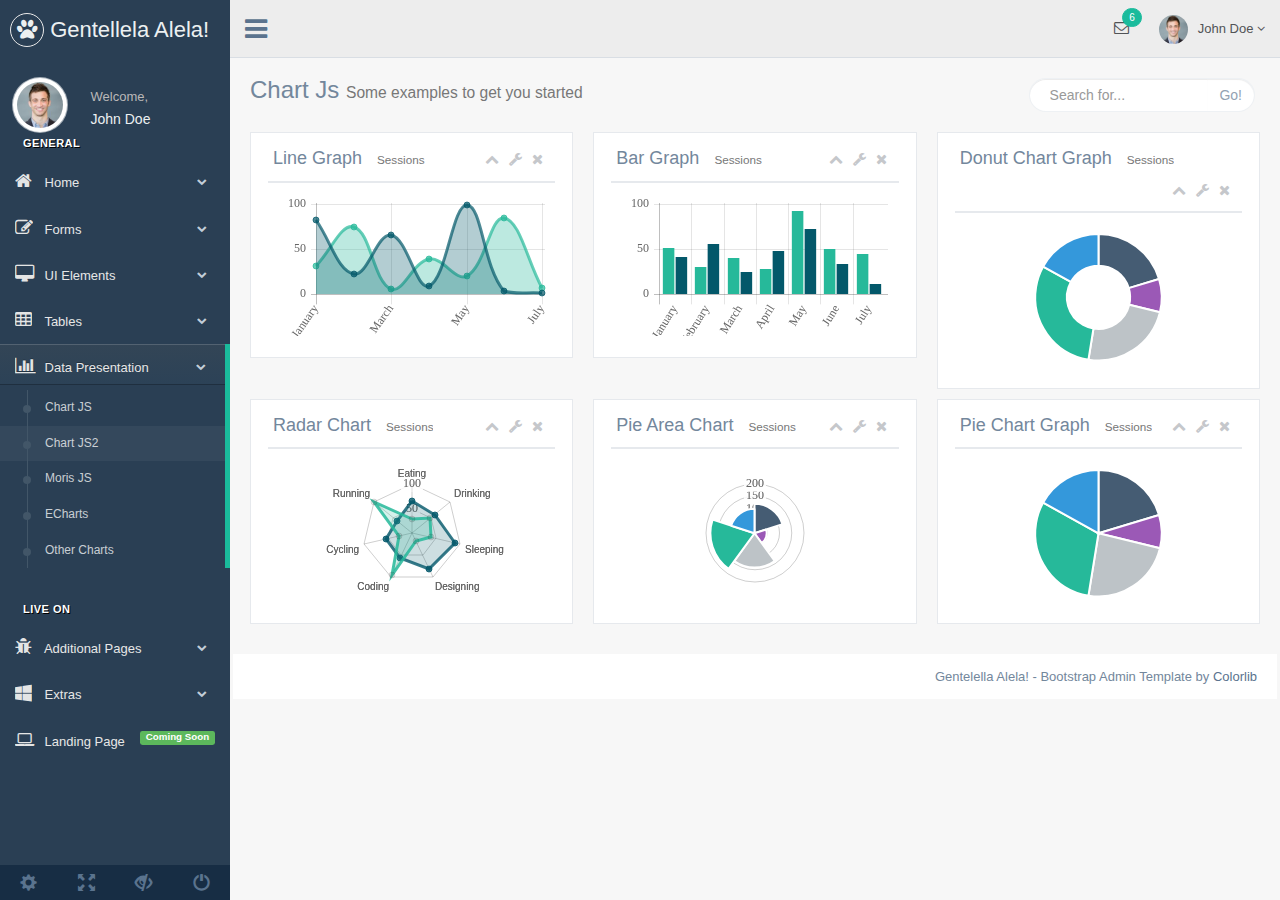
<file: angular_test/gentelella-master/production/chartjs2.html>
<!DOCTYPE html>
<html lang="en">

<head>
    <meta http-equiv="Content-Type" content="text/html; charset=UTF-8">
    <!-- Meta, title, CSS, favicons, etc. -->
    <meta charset="utf-8">
    <meta http-equiv="X-UA-Compatible" content="IE=edge">
    <meta name="viewport" content="width=device-width, initial-scale=1">

    <title>Chart JS Graph Examples Part 2 | Gentallela Alela! by Colorlib</title>

    <link href="css/bootstrap.min.css" rel="stylesheet">
    <link href="fonts/css/font-awesome.min.css" rel="stylesheet">
    <link href="css/animate.min.css" rel="stylesheet">
    <link href="css/custom.css" rel="stylesheet">
    <link href="css/icheck/flat/green.css" rel="stylesheet">
    <script src="js/jquery.min.js"></script>

    <!-- HTML5 shim and Respond.js for IE8 support of HTML5 elements and media queries -->
    <!--[if lt IE 9]>
          <script src="https://oss.maxcdn.com/html5shiv/3.7.2/html5shiv.min.js"></script>
          <script src="https://oss.maxcdn.com/respond/1.4.2/respond.min.js"></script>
    <![endif]-->

</head>


<body class="nav-md">

    <div class="container body">


        <div class="main_container">

            <div class="col-md-3 left_col">
                <div class="left_col scroll-view">

                    <div class="navbar nav_title" style="border: 0;">
                        <a href="index.html" class="site_title"><i class="fa fa-paw"></i> <span>Gentellela Alela!</span></a>
                    </div>
                    <div class="clearfix"></div>


                    <!-- menu prile quick info -->
                    <div class="profile">
                        <div class="profile_pic">
                            <img src="images/img.jpg" alt="..." class="img-circle profile_img">
                        </div>
                        <div class="profile_info">
                            <span>Welcome,</span>
                            <h2>John Doe</h2>
                        </div>
                    </div>
                    <!-- /menu prile quick info -->

                    <!-- sidebar menu -->
                    <div id="sidebar-menu" class="main_menu_side hidden-print main_menu">

                        <div class="menu_section">
                            <h3>General</h3>
                            <ul class="nav side-menu">
                                <li><a><i class="fa fa-home"></i> Home <span class="fa fa-chevron-down"></span></a>
                                    <ul class="nav child_menu" style="display: none">
                                        <li><a href="index.html">Dashboard</a>
                                        </li>
                                        <li><a href="index2.html">Dashboard2</a>
                                        </li>
                                        <li><a href="index3.html">Dashboard3</a>
                                        </li>
                                    </ul>
                                </li>
                                <li><a><i class="fa fa-edit"></i> Forms <span class="fa fa-chevron-down"></span></a>
                                    <ul class="nav child_menu" style="display: none">
                                        <li><a href="form.html">General Form</a>
                                        </li>
                                        <li><a href="form_advanced.html">Advanced Components</a>
                                        </li>
                                        <li><a href="form_validation.html">Form Validation</a>
                                        </li>
                                        <li><a href="form_wizards.html">Form Wizard</a>
                                        </li>
                                        <li><a href="form_upload.html">Form Upload</a>
                                        </li>
                                        <li><a href="form_buttons.html">Form Buttons</a>
                                        </li>
                                    </ul>
                                </li>
                                <li><a><i class="fa fa-desktop"></i> UI Elements <span class="fa fa-chevron-down"></span></a>
                                    <ul class="nav child_menu" style="display: none">
                                        <li><a href="general_elements.html">General Elements</a>
                                        </li>
                                        <li><a href="media_gallery.html">Media Gallery</a>
                                        </li>
                                        <li><a href="typography.html">Typography</a>
                                        </li>
                                        <li><a href="icons.html">Icons</a>
                                        </li>
                                        <li><a href="glyphicons.html">Glyphicons</a>
                                        </li>
                                        <li><a href="widgets.html">Widgets</a>
                                        </li>
                                        <li><a href="invoice.html">Invoice</a>
                                        </li>
                                        <li><a href="inbox.html">Inbox</a>
                                        </li>
                                        <li><a href="calender.html">Calender</a>
                                        </li>
                                    </ul>
                                </li>
                                <li><a><i class="fa fa-table"></i> Tables <span class="fa fa-chevron-down"></span></a>
                                    <ul class="nav child_menu" style="display: none">
                                        <li><a href="tables.html">Tables</a>
                                        </li>
                                        <li><a href="tables_dynamic.html">Table Dynamic</a>
                                        </li>
                                    </ul>
                                </li>
                                <li><a><i class="fa fa-bar-chart-o"></i> Data Presentation <span class="fa fa-chevron-down"></span></a>
                                    <ul class="nav child_menu" style="display: none">
                                        <li><a href="chartjs.html">Chart JS</a>
                                        </li>
                                        <li><a href="chartjs2.html">Chart JS2</a>
                                        </li>
                                        <li><a href="morisjs.html">Moris JS</a>
                                        </li>
                                        <li><a href="echarts.html">ECharts </a>
                                        </li>
                                        <li><a href="other_charts.html">Other Charts </a>
                                        </li>
                                    </ul>
                                </li>
                            </ul>
                        </div>
                        <div class="menu_section">
                            <h3>Live On</h3>
                            <ul class="nav side-menu">
                                <li><a><i class="fa fa-bug"></i> Additional Pages <span class="fa fa-chevron-down"></span></a>
                                    <ul class="nav child_menu" style="display: none">
                                        <li><a href="e_commerce.html">E-commerce</a>
                                        </li>
                                        <li><a href="projects.html">Projects</a>
                                        </li>
                                        <li><a href="project_detail.html">Project Detail</a>
                                        </li>
                                        <li><a href="contacts.html">Contacts</a>
                                        </li>
                                        <li><a href="profile.html">Profile</a>
                                        </li>
                                    </ul>
                                </li>
                                <li><a><i class="fa fa-windows"></i> Extras <span class="fa fa-chevron-down"></span></a>
                                    <ul class="nav child_menu" style="display: none">
                                        <li><a href="page_404.html">404 Error</a>
                                        </li>
                                        <li><a href="page_500.html">500 Error</a>
                                        </li>
                                        <li><a href="plain_page.html">Plain Page</a>
                                        </li>
                                        <li><a href="login.html">Login Page</a>
                                        </li>
                                        <li><a href="pricing_tables.html">Pricing Tables</a>
                                        </li>

                                    </ul>
                                </li>
                                <li><a><i class="fa fa-laptop"></i> Landing Page <span class="label label-success pull-right">Coming Soon</span></a>
                                </li>
                            </ul>
                        </div>

                    </div>
                    <!-- /sidebar menu -->

                    <!-- /menu footer buttons -->
                    <div class="sidebar-footer hidden-small">
                        <a data-toggle="tooltip" data-placement="top" title="Settings">
                            <span class="glyphicon glyphicon-cog" aria-hidden="true"></span>
                        </a>
                        <a data-toggle="tooltip" data-placement="top" title="FullScreen">
                            <span class="glyphicon glyphicon-fullscreen" aria-hidden="true"></span>
                        </a>
                        <a data-toggle="tooltip" data-placement="top" title="Lock">
                            <span class="glyphicon glyphicon-eye-close" aria-hidden="true"></span>
                        </a>
                        <a data-toggle="tooltip" data-placement="top" title="Logout">
                            <span class="glyphicon glyphicon-off" aria-hidden="true"></span>
                        </a>
                    </div>
                    <!-- /menu footer buttons -->
                </div>
            </div>

            <!-- top navigation -->
            <div class="top_nav">

                <div class="nav_menu">
                    <nav class="" role="navigation">
                        <div class="nav toggle">
                            <a id="menu_toggle"><i class="fa fa-bars"></i></a>
                        </div>

                        <ul class="nav navbar-nav navbar-right">
                            <li class="">
                                <a href="javascript:;" class="user-profile dropdown-toggle" data-toggle="dropdown" aria-expanded="false">
                                    <img src="images/img.jpg" alt="">John Doe
                                    <span class=" fa fa-angle-down"></span>
                                </a>
                                <ul class="dropdown-menu dropdown-usermenu animated fadeInDown pull-right">
                                    <li><a href="javascript:;">  Profile</a>
                                    </li>
                                    <li>
                                        <a href="javascript:;">
                                            <span class="badge bg-red pull-right">50%</span>
                                            <span>Settings</span>
                                        </a>
                                    </li>
                                    <li>
                                        <a href="javascript:;">Help</a>
                                    </li>
                                    <li><a href="login.html"><i class="fa fa-sign-out pull-right"></i> Log Out</a>
                                    </li>
                                </ul>
                            </li>

                            <li role="presentation" class="dropdown">
                                <a href="javascript:;" class="dropdown-toggle info-number" data-toggle="dropdown" aria-expanded="false">
                                    <i class="fa fa-envelope-o"></i>
                                    <span class="badge bg-green">6</span>
                                </a>
                                <ul id="menu1" class="dropdown-menu list-unstyled msg_list animated fadeInDown" role="menu">
                                    <li>
                                        <a>
                                            <span class="image">
                                        <img src="images/img.jpg" alt="Profile Image" />
                                    </span>
                                            <span>
                                        <span>John Smith</span>
                                            <span class="time">3 mins ago</span>
                                            </span>
                                            <span class="message">
                                        Film festivals used to be do-or-die moments for movie makers. They were where...
                                    </span>
                                        </a>
                                    </li>
                                    <li>
                                        <a>
                                            <span class="image">
                                        <img src="images/img.jpg" alt="Profile Image" />
                                    </span>
                                            <span>
                                        <span>John Smith</span>
                                            <span class="time">3 mins ago</span>
                                            </span>
                                            <span class="message">
                                        Film festivals used to be do-or-die moments for movie makers. They were where...
                                    </span>
                                        </a>
                                    </li>
                                    <li>
                                        <a>
                                            <span class="image">
                                        <img src="images/img.jpg" alt="Profile Image" />
                                    </span>
                                            <span>
                                        <span>John Smith</span>
                                            <span class="time">3 mins ago</span>
                                            </span>
                                            <span class="message">
                                        Film festivals used to be do-or-die moments for movie makers. They were where...
                                    </span>
                                        </a>
                                    </li>
                                    <li>
                                        <a>
                                            <span class="image">
                                        <img src="images/img.jpg" alt="Profile Image" />
                                    </span>
                                            <span>
                                        <span>John Smith</span>
                                            <span class="time">3 mins ago</span>
                                            </span>
                                            <span class="message">
                                        Film festivals used to be do-or-die moments for movie makers. They were where...
                                    </span>
                                        </a>
                                    </li>
                                    <li>
                                        <div class="text-center">
                                            <a>
                                                <strong>See All Alerts</strong>
                                                <i class="fa fa-angle-right"></i>
                                            </a>
                                        </div>
                                    </li>
                                </ul>
                            </li>

                        </ul>
                    </nav>
                </div>

            </div>
            <!-- /top navigation -->

            <!-- page content -->
            <div class="right_col" role="main">
                <div class="">
                    <div class="page-title">
                        <div class="title_left">
                            <h3>
                    Chart Js
                    <small>
                        Some examples to get you started
                    </small>
                </h3>
                        </div>

                        <div class="title_right">
                            <div class="col-md-5 col-sm-5 col-xs-12 form-group pull-right top_search">
                                <div class="input-group">
                                    <input type="text" class="form-control" placeholder="Search for...">
                                    <span class="input-group-btn">
                            <button class="btn btn-default" type="button">Go!</button>
                        </span>
                                </div>
                            </div>
                        </div>
                    </div>
                    <div class="clearfix"></div>

                    <div class="row">


                        <div class="col-md-4 col-sm-6 col-xs-12">
                            <div class="x_panel">
                                <div class="x_title">
                                    <h2>Line Graph <small>Sessions</small></h2>
                                    <ul class="nav navbar-right panel_toolbox">
                                        <li><a class="collapse-link"><i class="fa fa-chevron-up"></i></a>
                                        </li>
                                        <li class="dropdown">
                                            <a href="#" class="dropdown-toggle" data-toggle="dropdown" role="button" aria-expanded="false"><i class="fa fa-wrench"></i></a>
                                            <ul class="dropdown-menu" role="menu">
                                                <li><a href="#">Settings 1</a>
                                                </li>
                                                <li><a href="#">Settings 2</a>
                                                </li>
                                            </ul>
                                        </li>
                                        <li><a class="close-link"><i class="fa fa-close"></i></a>
                                        </li>
                                    </ul>
                                    <div class="clearfix"></div>
                                </div>
                                <div class="x_content">
                                    <canvas id="lineChart"></canvas>
                                </div>
                            </div>
                        </div>

                        <div class="col-md-4 col-sm-6 col-xs-12">
                            <div class="x_panel">
                                <div class="x_title">
                                    <h2>Bar Graph <small>Sessions</small></h2>
                                    <ul class="nav navbar-right panel_toolbox">
                                        <li><a class="collapse-link"><i class="fa fa-chevron-up"></i></a>
                                        </li>
                                        <li class="dropdown">
                                            <a href="#" class="dropdown-toggle" data-toggle="dropdown" role="button" aria-expanded="false"><i class="fa fa-wrench"></i></a>
                                            <ul class="dropdown-menu" role="menu">
                                                <li><a href="#">Settings 1</a>
                                                </li>
                                                <li><a href="#">Settings 2</a>
                                                </li>
                                            </ul>
                                        </li>
                                        <li><a class="close-link"><i class="fa fa-close"></i></a>
                                        </li>
                                    </ul>
                                    <div class="clearfix"></div>
                                </div>
                                <div class="x_content">
                                    <canvas id="mybarChart"></canvas>
                                </div>
                            </div>
                        </div>

                        <div class="col-md-4 col-sm-6 col-xs-12">
                            <div class="x_panel">
                                <div class="x_title">
                                    <h2>Donut Chart Graph <small>Sessions</small></h2>
                                    <ul class="nav navbar-right panel_toolbox">
                                        <li><a class="collapse-link"><i class="fa fa-chevron-up"></i></a>
                                        </li>
                                        <li class="dropdown">
                                            <a href="#" class="dropdown-toggle" data-toggle="dropdown" role="button" aria-expanded="false"><i class="fa fa-wrench"></i></a>
                                            <ul class="dropdown-menu" role="menu">
                                                <li><a href="#">Settings 1</a>
                                                </li>
                                                <li><a href="#">Settings 2</a>
                                                </li>
                                            </ul>
                                        </li>
                                        <li><a class="close-link"><i class="fa fa-close"></i></a>
                                        </li>
                                    </ul>
                                    <div class="clearfix"></div>
                                </div>
                                <div class="x_content">
                                    <canvas id="canvasDoughnut"></canvas>
                                </div>
                            </div>
                        </div>

                        <div class="col-md-4 col-sm-6 col-xs-12">
                            <div class="x_panel">
                                <div class="x_title">
                                    <h2>Radar Chart <small>Sessions</small></h2>
                                    <ul class="nav navbar-right panel_toolbox">
                                        <li><a class="collapse-link"><i class="fa fa-chevron-up"></i></a>
                                        </li>
                                        <li class="dropdown">
                                            <a href="#" class="dropdown-toggle" data-toggle="dropdown" role="button" aria-expanded="false"><i class="fa fa-wrench"></i></a>
                                            <ul class="dropdown-menu" role="menu">
                                                <li><a href="#">Settings 1</a>
                                                </li>
                                                <li><a href="#">Settings 2</a>
                                                </li>
                                            </ul>
                                        </li>
                                        <li><a class="close-link"><i class="fa fa-close"></i></a>
                                        </li>
                                    </ul>
                                    <div class="clearfix"></div>
                                </div>
                                <div class="x_content">
                                    <canvas id="canvasRadar"></canvas>
                                </div>
                            </div>
                        </div>

                        <div class="col-md-4 col-sm-6 col-xs-12">
                            <div class="x_panel">
                                <div class="x_title">
                                    <h2>Pie Area Chart <small>Sessions</small></h2>
                                    <ul class="nav navbar-right panel_toolbox">
                                        <li><a class="collapse-link"><i class="fa fa-chevron-up"></i></a>
                                        </li>
                                        <li class="dropdown">
                                            <a href="#" class="dropdown-toggle" data-toggle="dropdown" role="button" aria-expanded="false"><i class="fa fa-wrench"></i></a>
                                            <ul class="dropdown-menu" role="menu">
                                                <li><a href="#">Settings 1</a>
                                                </li>
                                                <li><a href="#">Settings 2</a>
                                                </li>
                                            </ul>
                                        </li>
                                        <li><a class="close-link"><i class="fa fa-close"></i></a>
                                        </li>
                                    </ul>
                                    <div class="clearfix"></div>
                                </div>
                                <div class="x_content">
                                    <canvas id="polarArea"></canvas>
                                </div>
                            </div>
                        </div>

                        <div class="col-md-4 col-sm-6 col-xs-12">
                            <div class="x_panel">
                                <div class="x_title">
                                    <h2>Pie Chart Graph <small>Sessions</small></h2>
                                    <ul class="nav navbar-right panel_toolbox">
                                        <li><a class="collapse-link"><i class="fa fa-chevron-up"></i></a>
                                        </li>
                                        <li class="dropdown">
                                            <a href="#" class="dropdown-toggle" data-toggle="dropdown" role="button" aria-expanded="false"><i class="fa fa-wrench"></i></a>
                                            <ul class="dropdown-menu" role="menu">
                                                <li><a href="#">Settings 1</a>
                                                </li>
                                                <li><a href="#">Settings 2</a>
                                                </li>
                                            </ul>
                                        </li>
                                        <li><a class="close-link"><i class="fa fa-close"></i></a>
                                        </li>
                                    </ul>
                                    <div class="clearfix"></div>
                                </div>
                                <div class="x_content">
                                    <canvas id="pieChart"></canvas>
                                </div>
                            </div>
                        </div>

                    </div>
                    <div class="clearfix"></div><br />
                </div>

                <!-- footer content -->
                <footer>
                    <div class="copyright-info">
                        <p class="pull-right">Gentelella Alela! - Bootstrap Admin Template by <a href="https://colorlib.com">Colorlib</a>
                        </p>
                    </div>
                    <div class="clearfix"></div>
                </footer>
                <!-- /footer content -->

            </div>
            <!-- /page content -->
        </div>

    </div>

    <div id="custom_notifications" class="custom-notifications dsp_none">
        <ul class="list-unstyled notifications clearfix" data-tabbed_notifications="notif-group">
        </ul>
        <div class="clearfix"></div>
        <div id="notif-group" class="tabbed_notifications"></div>
    </div>

    <script src="js/bootstrap.min.js"></script>
    <script src="js/moment/moment.min.js"></script>
    <script src="js/chartjs/chart.min.js"></script>
    <script src="js/progressbar/bootstrap-progressbar.min.js"></script>
    <script src="js/nicescroll/jquery.nicescroll.min.js"></script>
    <script src="js/icheck/icheck.min.js"></script>
    <script src="js/custom.js"></script>
    <script src="js/pace/pace.min.js"></script>


    <script>

      Chart.defaults.global.legend = {
        enabled: false
      };

      // Line chart
      var ctx = document.getElementById("lineChart");
      var lineChart = new Chart(ctx, {
        type: 'line',
        data: {
          labels: ["January", "February", "March", "April", "May", "June", "July"],
          datasets: [
            {
              label: "My First dataset",
              backgroundColor: "rgba(38, 185, 154, 0.31)",
              borderColor: "rgba(38, 185, 154, 0.7)",
              pointBorderColor: "rgba(38, 185, 154, 0.7)",
              pointBackgroundColor: "rgba(38, 185, 154, 0.7)",
              pointHoverBackgroundColor: "#fff",
              pointHoverBorderColor: "rgba(220,220,220,1)",
              pointBorderWidth: 1,
              data: [31, 74, 6, 39, 20, 85, 7]
            },
            {
              label: "My Second dataset",
              backgroundColor: "rgba(3, 88, 106, 0.3)",
              borderColor: "rgba(3, 88, 106, 0.70)",
              pointBorderColor: "rgba(3, 88, 106, 0.70)",
              pointBackgroundColor: "rgba(3, 88, 106, 0.70)",
              pointHoverBackgroundColor: "#fff",
              pointHoverBorderColor: "rgba(151,187,205,1)",
              pointBorderWidth: 1,
              data: [82, 23, 66, 9, 99, 4, 2]
          }]
        },
      });

      // Bar chart
      var ctx = document.getElementById("mybarChart");
      var mybarChart = new Chart(ctx, {
          type: 'bar',
          data: {
            labels: ["January", "February", "March", "April", "May", "June", "July"],
            datasets: [
              {
                label: '# of Votes',
                backgroundColor: "#26B99A",
                data: [51, 30, 40, 28, 92, 50, 45]
              },
              {
                label: '# of Votes',
                backgroundColor: "#03586A",
                data: [41, 56, 25, 48, 72, 34, 12]
              }]
            },

          options:{
            scales:{
              yAxes:[{
                ticks:{
                    beginAtZero:true
                }
              }]
            }
          }
      });

      // Doughnut chart
      var ctx = document.getElementById("canvasDoughnut");
      var data = {
        labels: [
          "Dark Grey",
          "Purple Color",
          "Gray Color",
          "Green Color",
          "Blue Color"
        ],
        datasets: [
          {
            data: [120, 50, 140, 180, 100],
            backgroundColor: [
              "#455C73",
              "#9B59B6",
              "#BDC3C7",
              "#26B99A",
              "#3498DB"
            ],
            hoverBackgroundColor: [
              "#34495E",
              "#B370CF",
              "#CFD4D8",
              "#36CAAB",
              "#49A9EA"
            ]

          }]
      };

      var canvasDoughnut = new Chart(ctx, {
        type:'doughnut',
        tooltipFillColor: "rgba(51, 51, 51, 0.55)",
        data: data
      });

      // Radar chart
      var ctx = document.getElementById("canvasRadar");
      var data = {
        labels: ["Eating", "Drinking", "Sleeping", "Designing", "Coding", "Cycling", "Running"],
        datasets: [
          {
            label: "My First dataset",
            backgroundColor: "rgba(3, 88, 106, 0.2)",
            borderColor: "rgba(3, 88, 106, 0.80)",
            pointBorderColor: "rgba(3, 88, 106, 0.80)",
            pointBackgroundColor: "rgba(3, 88, 106, 0.80)",
            pointHoverBackgroundColor: "#fff",
            pointHoverBorderColor: "rgba(220,220,220,1)",
            data: [65, 59, 90, 81, 56, 55, 40]
          },
          {
            label: "My Second dataset",
            backgroundColor: "rgba(38, 185, 154, 0.2)",
            borderColor: "rgba(38, 185, 154, 0.85)",
            pointColor: "rgba(38, 185, 154, 0.85)",
            pointStrokeColor: "#fff",
            pointHighlightFill: "#fff",
            pointHighlightStroke: "rgba(151,187,205,1)",
            data: [28, 48, 40, 19, 96, 27, 100]
          }
        ]
      };

      var canvasRadar = new Chart(ctx, {
        type:'radar',
        data: data,
      });

      // Pie chart
      var ctx = document.getElementById("pieChart");
      var data = {
        datasets: [{
          data: [120, 50, 140, 180, 100],
          backgroundColor: [
            "#455C73",
            "#9B59B6",
            "#BDC3C7",
            "#26B99A",
            "#3498DB"
          ],
          label: 'My dataset' // for legend
        }],
        labels: [
          "Dark Gray",
          "Purple",
          "Gray",
          "Green",
          "Blue"
        ]
      };

      var pieChart = new Chart(ctx, {
        data: data,
        type: 'pie',
        otpions: {
          legend: false
        }
      });

      // PolarArea chart
      var ctx = document.getElementById("polarArea");
      var data = {
        datasets: [{
          data: [120, 50, 140, 180, 100],
          backgroundColor: [
            "#455C73",
            "#9B59B6",
            "#BDC3C7",
            "#26B99A",
            "#3498DB"
          ],
          label: 'My dataset' // for legend
        }],
        labels: [
          "Dark Gray",
          "Purple",
          "Gray",
          "Green",
          "Blue"
        ]
      };

      var polarArea = new Chart(ctx, {
        data: data,
        type: 'polarArea',
        options: {
            scale: {
                ticks: {
                    beginAtZero: true
                }
            }
        }
      });

    </script>

</body>

</html>
</file>
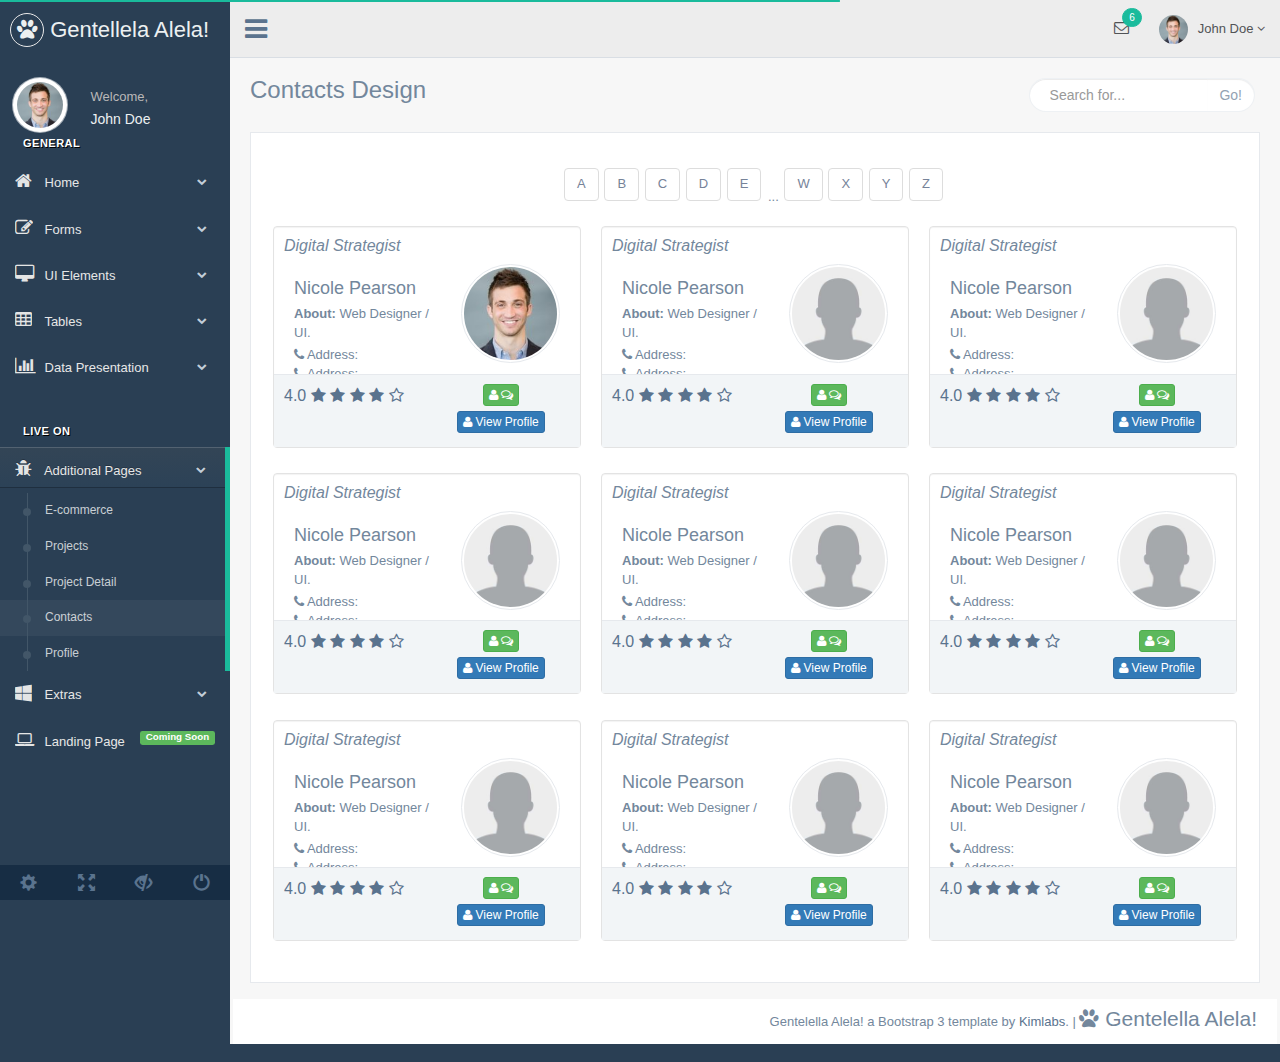
<file: angular_test/gentelella-master/production/contacts.html>
<!DOCTYPE html>
<html lang="en">

<head>
    <meta http-equiv="Content-Type" content="text/html; charset=UTF-8">
    <!-- Meta, title, CSS, favicons, etc. -->
    <meta charset="utf-8">
    <meta http-equiv="X-UA-Compatible" content="IE=edge">
    <meta name="viewport" content="width=device-width, initial-scale=1">

    <title>Contact Form | Gentallela Alela! by Colorlib</title>

    <link href="css/bootstrap.min.css" rel="stylesheet">
    <link href="fonts/css/font-awesome.min.css" rel="stylesheet">
    <link href="css/animate.min.css" rel="stylesheet">
    <link href="css/custom.css" rel="stylesheet">
    <link href="css/icheck/flat/green.css" rel="stylesheet">
    <script src="js/jquery.min.js"></script>

    <!-- HTML5 shim and Respond.js for IE8 support of HTML5 elements and media queries -->
    <!--[if lt IE 9]>
          <script src="https://oss.maxcdn.com/html5shiv/3.7.2/html5shiv.min.js"></script>
          <script src="https://oss.maxcdn.com/respond/1.4.2/respond.min.js"></script>
    <![endif]-->

</head>


<body class="nav-md">

    <div class="container body">


        <div class="main_container">

            <div class="col-md-3 left_col">
                <div class="left_col scroll-view">

                    <div class="navbar nav_title" style="border: 0;">
                        <a href="index.html" class="site_title"><i class="fa fa-paw"></i> <span>Gentellela Alela!</span></a>
                    </div>
                    <div class="clearfix"></div>


                    <!-- menu prile quick info -->
                    <div class="profile">
                        <div class="profile_pic">
                            <img src="images/img.jpg" alt="..." class="img-circle profile_img">
                        </div>
                        <div class="profile_info">
                            <span>Welcome,</span>
                            <h2>John Doe</h2>
                        </div>
                    </div>
                    <!-- /menu prile quick info -->

                    <br />

                    <!-- sidebar menu -->
                    <div id="sidebar-menu" class="main_menu_side hidden-print main_menu">

                        <div class="menu_section">
                            <h3>General</h3>
                            <ul class="nav side-menu">
                                <li><a><i class="fa fa-home"></i> Home <span class="fa fa-chevron-down"></span></a>
                                    <ul class="nav child_menu" style="display: none">
                                        <li><a href="index.html">Dashboard</a>
                                        </li>
                                        <li><a href="index2.html">Dashboard2</a>
                                        </li>
                                        <li><a href="index3.html">Dashboard3</a>
                                        </li>
                                    </ul>
                                </li>
                                <li><a><i class="fa fa-edit"></i> Forms <span class="fa fa-chevron-down"></span></a>
                                    <ul class="nav child_menu" style="display: none">
                                        <li><a href="form.html">General Form</a>
                                        </li>
                                        <li><a href="form_advanced.html">Advanced Components</a>
                                        </li>
                                        <li><a href="form_validation.html">Form Validation</a>
                                        </li>
                                        <li><a href="form_wizards.html">Form Wizard</a>
                                        </li>
                                        <li><a href="form_upload.html">Form Upload</a>
                                        </li>
                                        <li><a href="form_buttons.html">Form Buttons</a>
                                        </li>
                                    </ul>
                                </li>
                                <li><a><i class="fa fa-desktop"></i> UI Elements <span class="fa fa-chevron-down"></span></a>
                                    <ul class="nav child_menu" style="display: none">
                                        <li><a href="general_elements.html">General Elements</a>
                                        </li>
                                        <li><a href="media_gallery.html">Media Gallery</a>
                                        </li>
                                        <li><a href="typography.html">Typography</a>
                                        </li>
                                        <li><a href="icons.html">Icons</a>
                                        </li>
                                        <li><a href="glyphicons.html">Glyphicons</a>
                                        </li>
                                        <li><a href="widgets.html">Widgets</a>
                                        </li>
                                        <li><a href="invoice.html">Invoice</a>
                                        </li>
                                        <li><a href="inbox.html">Inbox</a>
                                        </li>
                                        <li><a href="calender.html">Calender</a>
                                        </li>
                                    </ul>
                                </li>
                                <li><a><i class="fa fa-table"></i> Tables <span class="fa fa-chevron-down"></span></a>
                                    <ul class="nav child_menu" style="display: none">
                                        <li><a href="tables.html">Tables</a>
                                        </li>
                                        <li><a href="tables_dynamic.html">Table Dynamic</a>
                                        </li>
                                    </ul>
                                </li>
                                <li><a><i class="fa fa-bar-chart-o"></i> Data Presentation <span class="fa fa-chevron-down"></span></a>
                                    <ul class="nav child_menu" style="display: none">
                                        <li><a href="chartjs.html">Chart JS</a>
                                        </li>
                                        <li><a href="chartjs2.html">Chart JS2</a>
                                        </li>
                                        <li><a href="morisjs.html">Moris JS</a>
                                        </li>
                                        <li><a href="echarts.html">ECharts </a>
                                        </li>
                                        <li><a href="other_charts.html">Other Charts </a>
                                        </li>
                                    </ul>
                                </li>
                            </ul>
                        </div>
                        <div class="menu_section">
                            <h3>Live On</h3>
                            <ul class="nav side-menu">
                                <li><a><i class="fa fa-bug"></i> Additional Pages <span class="fa fa-chevron-down"></span></a>
                                    <ul class="nav child_menu" style="display: none">
                                        <li><a href="e_commerce.html">E-commerce</a>
                                        </li>
                                        <li><a href="projects.html">Projects</a>
                                        </li>
                                        <li><a href="project_detail.html">Project Detail</a>
                                        </li>
                                        <li><a href="contacts.html">Contacts</a>
                                        </li>
                                        <li><a href="profile.html">Profile</a>
                                        </li>
                                    </ul>
                                </li>
                                <li><a><i class="fa fa-windows"></i> Extras <span class="fa fa-chevron-down"></span></a>
                                    <ul class="nav child_menu" style="display: none">
                                        <li><a href="page_404.html">404 Error</a>
                                        </li>
                                        <li><a href="page_500.html">500 Error</a>
                                        </li>
                                        <li><a href="plain_page.html">Plain Page</a>
                                        </li>
                                        <li><a href="login.html">Login Page</a>
                                        </li>
                                        <li><a href="pricing_tables.html">Pricing Tables</a>
                                        </li>

                                    </ul>
                                </li>
                                <li><a><i class="fa fa-laptop"></i> Landing Page <span class="label label-success pull-right">Coming Soon</span></a>
                                </li>
                            </ul>
                        </div>

                    </div>
                    <!-- /sidebar menu -->

                    <!-- /menu footer buttons -->
                    <div class="sidebar-footer hidden-small">
                        <a data-toggle="tooltip" data-placement="top" title="Settings">
                            <span class="glyphicon glyphicon-cog" aria-hidden="true"></span>
                        </a>
                        <a data-toggle="tooltip" data-placement="top" title="FullScreen">
                            <span class="glyphicon glyphicon-fullscreen" aria-hidden="true"></span>
                        </a>
                        <a data-toggle="tooltip" data-placement="top" title="Lock">
                            <span class="glyphicon glyphicon-eye-close" aria-hidden="true"></span>
                        </a>
                        <a data-toggle="tooltip" data-placement="top" title="Logout">
                            <span class="glyphicon glyphicon-off" aria-hidden="true"></span>
                        </a>
                    </div>
                    <!-- /menu footer buttons -->
                </div>
            </div>

            <!-- top navigation -->
            <div class="top_nav">

                <div class="nav_menu">
                    <nav class="" role="navigation">
                        <div class="nav toggle">
                            <a id="menu_toggle"><i class="fa fa-bars"></i></a>
                        </div>

                        <ul class="nav navbar-nav navbar-right">
                            <li class="">
                                <a href="javascript:;" class="user-profile dropdown-toggle" data-toggle="dropdown" aria-expanded="false">
                                    <img src="images/img.jpg" alt="">John Doe
                                    <span class=" fa fa-angle-down"></span>
                                </a>
                                <ul class="dropdown-menu dropdown-usermenu animated fadeInDown pull-right">
                                    <li><a href="javascript:;">  Profile</a>
                                    </li>
                                    <li>
                                        <a href="javascript:;">
                                            <span class="badge bg-red pull-right">50%</span>
                                            <span>Settings</span>
                                        </a>
                                    </li>
                                    <li>
                                        <a href="javascript:;">Help</a>
                                    </li>
                                    <li><a href="login.html"><i class="fa fa-sign-out pull-right"></i> Log Out</a>
                                    </li>
                                </ul>
                            </li>

                            <li role="presentation" class="dropdown">
                                <a href="javascript:;" class="dropdown-toggle info-number" data-toggle="dropdown" aria-expanded="false">
                                    <i class="fa fa-envelope-o"></i>
                                    <span class="badge bg-green">6</span>
                                </a>
                                <ul id="menu1" class="dropdown-menu list-unstyled msg_list animated fadeInDown" role="menu">
                                    <li>
                                        <a>
                                            <span class="image">
                                        <img src="images/img.jpg" alt="Profile Image" />
                                    </span>
                                            <span>
                                        <span>John Smith</span>
                                            <span class="time">3 mins ago</span>
                                            </span>
                                            <span class="message">
                                        Film festivals used to be do-or-die moments for movie makers. They were where...
                                    </span>
                                        </a>
                                    </li>
                                    <li>
                                        <a>
                                            <span class="image">
                                        <img src="images/img.jpg" alt="Profile Image" />
                                    </span>
                                            <span>
                                        <span>John Smith</span>
                                            <span class="time">3 mins ago</span>
                                            </span>
                                            <span class="message">
                                        Film festivals used to be do-or-die moments for movie makers. They were where...
                                    </span>
                                        </a>
                                    </li>
                                    <li>
                                        <a>
                                            <span class="image">
                                        <img src="images/img.jpg" alt="Profile Image" />
                                    </span>
                                            <span>
                                        <span>John Smith</span>
                                            <span class="time">3 mins ago</span>
                                            </span>
                                            <span class="message">
                                        Film festivals used to be do-or-die moments for movie makers. They were where...
                                    </span>
                                        </a>
                                    </li>
                                    <li>
                                        <a>
                                            <span class="image">
                                        <img src="images/img.jpg" alt="Profile Image" />
                                    </span>
                                            <span>
                                        <span>John Smith</span>
                                            <span class="time">3 mins ago</span>
                                            </span>
                                            <span class="message">
                                        Film festivals used to be do-or-die moments for movie makers. They were where...
                                    </span>
                                        </a>
                                    </li>
                                    <li>
                                        <div class="text-center">
                                            <a>
                                                <strong>See All Alerts</strong>
                                                <i class="fa fa-angle-right"></i>
                                            </a>
                                        </div>
                                    </li>
                                </ul>
                            </li>

                        </ul>
                    </nav>
                </div>

            </div>
            <!-- /top navigation -->

            <!-- page content -->
            <div class="right_col" role="main">

                <div class="">
                    <div class="page-title">
                        <div class="title_left">
                            <h3>Contacts Design</h3>
                        </div>

                        <div class="title_right">
                            <div class="col-md-5 col-sm-5 col-xs-12 form-group pull-right top_search">
                                <div class="input-group">
                                    <input type="text" class="form-control" placeholder="Search for...">
                                    <span class="input-group-btn">
                            <button class="btn btn-default" type="button">Go!</button>
                        </span>
                                </div>
                            </div>
                        </div>
                    </div>
                    <div class="clearfix"></div>

                    <div class="row">
                        <div class="col-md-12">
                            <div class="x_panel">
                                <div class="x_content">

                                    <div class="row">

                                        <div class="col-md-12 col-sm-12 col-xs-12" style="text-align:center;">
                                            <ul class="pagination pagination-split">
                                                <li><a href="#">A</a>
                                                </li>
                                                <li><a href="#">B</a>
                                                </li>
                                                <li><a href="#">C</a>
                                                </li>
                                                <li><a href="#">D</a>
                                                </li>
                                                <li><a href="#">E</a>
                                                </li>
                                                <li>...</li>
                                                <li><a href="#">W</a>
                                                </li>
                                                <li><a href="#">X</a>
                                                </li>
                                                <li><a href="#">Y</a>
                                                </li>
                                                <li><a href="#">Z</a>
                                                </li>
                                            </ul>
                                        </div>
                                        <div class="clearfix"></div>


                                        <div class="col-md-4 col-sm-4 col-xs-12 animated fadeInDown">
                                            <div class="well profile_view">
                                                <div class="col-sm-12">
                                                    <h4 class="brief"><i>Digital Strategist</i></h4>
                                                    <div class="left col-xs-7">
                                                        <h2>Nicole Pearson</h2>
                                                        <p><strong>About: </strong> Web Designer / UI. </p>
                                                        <ul class="list-unstyled">
                                                            <li><i class="fa fa-phone"></i> Address: </li>
                                                            <li><i class="fa fa-phone"></i> Address: </li>

                                                        </ul>
                                                    </div>
                                                    <div class="right col-xs-5 text-center">
                                                        <img src="images/img.jpg" alt="" class="img-circle img-responsive">
                                                    </div>
                                                </div>
                                                <div class="col-xs-12 bottom text-center">
                                                    <div class="col-xs-12 col-sm-6 emphasis">
                                                        <p class="ratings">
                                                            <a>4.0</a>
                                                            <a href="#"><span class="fa fa-star"></span></a>
                                                            <a href="#"><span class="fa fa-star"></span></a>
                                                            <a href="#"><span class="fa fa-star"></span></a>
                                                            <a href="#"><span class="fa fa-star"></span></a>
                                                            <a href="#"><span class="fa fa-star-o"></span></a>
                                                        </p>
                                                    </div>
                                                    <div class="col-xs-12 col-sm-6 emphasis">
                                                        <button type="button" class="btn btn-success btn-xs"> <i class="fa fa-user">
                                                            </i> <i class="fa fa-comments-o"></i> </button>
                                                        <button type="button" class="btn btn-primary btn-xs"> <i class="fa fa-user">
                                                            </i> View Profile </button>
                                                    </div>
                                                </div>
                                            </div>
                                        </div>

                                        <div class="col-md-4 col-sm-4 col-xs-12 animated fadeInDown">
                                            <div class="well profile_view">
                                                <div class="col-sm-12">
                                                    <h4 class="brief"><i>Digital Strategist</i></h4>
                                                    <div class="left col-xs-7">
                                                        <h2>Nicole Pearson</h2>
                                                        <p><strong>About: </strong> Web Designer / UI. </p>
                                                        <ul class="list-unstyled">
                                                            <li><i class="fa fa-phone"></i> Address: </li>
                                                            <li><i class="fa fa-phone"></i> Address: </li>

                                                        </ul>
                                                    </div>
                                                    <div class="right col-xs-5 text-center">
                                                        <img src="images/user.png" alt="" class="img-circle img-responsive">
                                                    </div>
                                                </div>
                                                <div class="col-xs-12 bottom text-center">
                                                    <div class="col-xs-12 col-sm-6 emphasis">
                                                        <p class="ratings">
                                                            <a>4.0</a>
                                                            <a href="#"><span class="fa fa-star"></span></a>
                                                            <a href="#"><span class="fa fa-star"></span></a>
                                                            <a href="#"><span class="fa fa-star"></span></a>
                                                            <a href="#"><span class="fa fa-star"></span></a>
                                                            <a href="#"><span class="fa fa-star-o"></span></a>
                                                        </p>
                                                    </div>
                                                    <div class="col-xs-12 col-sm-6 emphasis">
                                                        <button type="button" class="btn btn-success btn-xs"> <i class="fa fa-user">
                                                            </i> <i class="fa fa-comments-o"></i> </button>
                                                        <button type="button" class="btn btn-primary btn-xs"> <i class="fa fa-user">
                                                            </i> View Profile </button>
                                                    </div>
                                                </div>
                                            </div>
                                        </div>

                                        <div class="col-md-4 col-sm-4 col-xs-12 animated fadeInDown">
                                            <div class="well profile_view">
                                                <div class="col-sm-12">
                                                    <h4 class="brief"><i>Digital Strategist</i></h4>
                                                    <div class="left col-xs-7">
                                                        <h2>Nicole Pearson</h2>
                                                        <p><strong>About: </strong> Web Designer / UI. </p>
                                                        <ul class="list-unstyled">
                                                            <li><i class="fa fa-phone"></i> Address: </li>
                                                            <li><i class="fa fa-phone"></i> Address: </li>

                                                        </ul>
                                                    </div>
                                                    <div class="right col-xs-5 text-center">
                                                        <img src="images/user.png" alt="" class="img-circle img-responsive">
                                                    </div>
                                                </div>
                                                <div class="col-xs-12 bottom text-center">
                                                    <div class="col-xs-12 col-sm-6 emphasis">
                                                        <p class="ratings">
                                                            <a>4.0</a>
                                                            <a href="#"><span class="fa fa-star"></span></a>
                                                            <a href="#"><span class="fa fa-star"></span></a>
                                                            <a href="#"><span class="fa fa-star"></span></a>
                                                            <a href="#"><span class="fa fa-star"></span></a>
                                                            <a href="#"><span class="fa fa-star-o"></span></a>
                                                        </p>
                                                    </div>
                                                    <div class="col-xs-12 col-sm-6 emphasis">
                                                        <button type="button" class="btn btn-success btn-xs"> <i class="fa fa-user">
                                                            </i> <i class="fa fa-comments-o"></i> </button>
                                                        <button type="button" class="btn btn-primary btn-xs"> <i class="fa fa-user">
                                                            </i> View Profile </button>
                                                    </div>
                                                </div>
                                            </div>
                                        </div>

                                        <div class="col-md-4 col-sm-4 col-xs-12 animated fadeInDown">
                                            <div class="well profile_view">
                                                <div class="col-sm-12">
                                                    <h4 class="brief"><i>Digital Strategist</i></h4>
                                                    <div class="left col-xs-7">
                                                        <h2>Nicole Pearson</h2>
                                                        <p><strong>About: </strong> Web Designer / UI. </p>
                                                        <ul class="list-unstyled">
                                                            <li><i class="fa fa-phone"></i> Address: </li>
                                                            <li><i class="fa fa-phone"></i> Address: </li>

                                                        </ul>
                                                    </div>
                                                    <div class="right col-xs-5 text-center">
                                                        <img src="images/user.png" alt="" class="img-circle img-responsive">
                                                    </div>
                                                </div>
                                                <div class="col-xs-12 bottom text-center">
                                                    <div class="col-xs-12 col-sm-6 emphasis">
                                                        <p class="ratings">
                                                            <a>4.0</a>
                                                            <a href="#"><span class="fa fa-star"></span></a>
                                                            <a href="#"><span class="fa fa-star"></span></a>
                                                            <a href="#"><span class="fa fa-star"></span></a>
                                                            <a href="#"><span class="fa fa-star"></span></a>
                                                            <a href="#"><span class="fa fa-star-o"></span></a>
                                                        </p>
                                                    </div>
                                                    <div class="col-xs-12 col-sm-6 emphasis">
                                                        <button type="button" class="btn btn-success btn-xs"> <i class="fa fa-user">
                                                            </i> <i class="fa fa-comments-o"></i> </button>
                                                        <button type="button" class="btn btn-primary btn-xs"> <i class="fa fa-user">
                                                            </i> View Profile </button>
                                                    </div>
                                                </div>
                                            </div>
                                        </div>

                                        <div class="col-md-4 col-sm-4 col-xs-12 animated fadeInDown">
                                            <div class="well profile_view">
                                                <div class="col-sm-12">
                                                    <h4 class="brief"><i>Digital Strategist</i></h4>
                                                    <div class="left col-xs-7">
                                                        <h2>Nicole Pearson</h2>
                                                        <p><strong>About: </strong> Web Designer / UI. </p>
                                                        <ul class="list-unstyled">
                                                            <li><i class="fa fa-phone"></i> Address: </li>
                                                            <li><i class="fa fa-phone"></i> Address: </li>

                                                        </ul>
                                                    </div>
                                                    <div class="right col-xs-5 text-center">
                                                        <img src="images/user.png" alt="" class="img-circle img-responsive">
                                                    </div>
                                                </div>
                                                <div class="col-xs-12 bottom text-center">
                                                    <div class="col-xs-12 col-sm-6 emphasis">
                                                        <p class="ratings">
                                                            <a>4.0</a>
                                                            <a href="#"><span class="fa fa-star"></span></a>
                                                            <a href="#"><span class="fa fa-star"></span></a>
                                                            <a href="#"><span class="fa fa-star"></span></a>
                                                            <a href="#"><span class="fa fa-star"></span></a>
                                                            <a href="#"><span class="fa fa-star-o"></span></a>
                                                        </p>
                                                    </div>
                                                    <div class="col-xs-12 col-sm-6 emphasis">
                                                        <button type="button" class="btn btn-success btn-xs"> <i class="fa fa-user">
                                                            </i> <i class="fa fa-comments-o"></i> </button>
                                                        <button type="button" class="btn btn-primary btn-xs"> <i class="fa fa-user">
                                                            </i> View Profile </button>
                                                    </div>
                                                </div>
                                            </div>
                                        </div>

                                        <div class="col-md-4 col-sm-4 col-xs-12 animated fadeInDown">
                                            <div class="well profile_view">
                                                <div class="col-sm-12">
                                                    <h4 class="brief"><i>Digital Strategist</i></h4>
                                                    <div class="left col-xs-7">
                                                        <h2>Nicole Pearson</h2>
                                                        <p><strong>About: </strong> Web Designer / UI. </p>
                                                        <ul class="list-unstyled">
                                                            <li><i class="fa fa-phone"></i> Address: </li>
                                                            <li><i class="fa fa-phone"></i> Address: </li>

                                                        </ul>
                                                    </div>
                                                    <div class="right col-xs-5 text-center">
                                                        <img src="images/user.png" alt="" class="img-circle img-responsive">
                                                    </div>
                                                </div>
                                                <div class="col-xs-12 bottom text-center">
                                                    <div class="col-xs-12 col-sm-6 emphasis">
                                                        <p class="ratings">
                                                            <a>4.0</a>
                                                            <a href="#"><span class="fa fa-star"></span></a>
                                                            <a href="#"><span class="fa fa-star"></span></a>
                                                            <a href="#"><span class="fa fa-star"></span></a>
                                                            <a href="#"><span class="fa fa-star"></span></a>
                                                            <a href="#"><span class="fa fa-star-o"></span></a>
                                                        </p>
                                                    </div>
                                                    <div class="col-xs-12 col-sm-6 emphasis">
                                                        <button type="button" class="btn btn-success btn-xs"> <i class="fa fa-user">
                                                            </i> <i class="fa fa-comments-o"></i> </button>
                                                        <button type="button" class="btn btn-primary btn-xs"> <i class="fa fa-user">
                                                            </i> View Profile </button>
                                                    </div>
                                                </div>
                                            </div>
                                        </div>

                                        <div class="col-md-4 col-sm-4 col-xs-12 animated fadeInDown">
                                            <div class="well profile_view">
                                                <div class="col-sm-12">
                                                    <h4 class="brief"><i>Digital Strategist</i></h4>
                                                    <div class="left col-xs-7">
                                                        <h2>Nicole Pearson</h2>
                                                        <p><strong>About: </strong> Web Designer / UI. </p>
                                                        <ul class="list-unstyled">
                                                            <li><i class="fa fa-phone"></i> Address: </li>
                                                            <li><i class="fa fa-phone"></i> Address: </li>

                                                        </ul>
                                                    </div>
                                                    <div class="right col-xs-5 text-center">
                                                        <img src="images/user.png" alt="" class="img-circle img-responsive">
                                                    </div>
                                                </div>
                                                <div class="col-xs-12 bottom text-center">
                                                    <div class="col-xs-12 col-sm-6 emphasis">
                                                        <p class="ratings">
                                                            <a>4.0</a>
                                                            <a href="#"><span class="fa fa-star"></span></a>
                                                            <a href="#"><span class="fa fa-star"></span></a>
                                                            <a href="#"><span class="fa fa-star"></span></a>
                                                            <a href="#"><span class="fa fa-star"></span></a>
                                                            <a href="#"><span class="fa fa-star-o"></span></a>
                                                        </p>
                                                    </div>
                                                    <div class="col-xs-12 col-sm-6 emphasis">
                                                        <button type="button" class="btn btn-success btn-xs"> <i class="fa fa-user">
                                                            </i> <i class="fa fa-comments-o"></i> </button>
                                                        <button type="button" class="btn btn-primary btn-xs"> <i class="fa fa-user">
                                                            </i> View Profile </button>
                                                    </div>
                                                </div>
                                            </div>
                                        </div>

                                        <div class="col-md-4 col-sm-4 col-xs-12 animated fadeInDown">
                                            <div class="well profile_view">
                                                <div class="col-sm-12">
                                                    <h4 class="brief"><i>Digital Strategist</i></h4>
                                                    <div class="left col-xs-7">
                                                        <h2>Nicole Pearson</h2>
                                                        <p><strong>About: </strong> Web Designer / UI. </p>
                                                        <ul class="list-unstyled">
                                                            <li><i class="fa fa-phone"></i> Address: </li>
                                                            <li><i class="fa fa-phone"></i> Address: </li>

                                                        </ul>
                                                    </div>
                                                    <div class="right col-xs-5 text-center">
                                                        <img src="images/user.png" alt="" class="img-circle img-responsive">
                                                    </div>
                                                </div>
                                                <div class="col-xs-12 bottom text-center">
                                                    <div class="col-xs-12 col-sm-6 emphasis">
                                                        <p class="ratings">
                                                            <a>4.0</a>
                                                            <a href="#"><span class="fa fa-star"></span></a>
                                                            <a href="#"><span class="fa fa-star"></span></a>
                                                            <a href="#"><span class="fa fa-star"></span></a>
                                                            <a href="#"><span class="fa fa-star"></span></a>
                                                            <a href="#"><span class="fa fa-star-o"></span></a>
                                                        </p>
                                                    </div>
                                                    <div class="col-xs-12 col-sm-6 emphasis">
                                                        <button type="button" class="btn btn-success btn-xs"> <i class="fa fa-user">
                                                            </i> <i class="fa fa-comments-o"></i> </button>
                                                        <button type="button" class="btn btn-primary btn-xs"> <i class="fa fa-user">
                                                            </i> View Profile </button>
                                                    </div>
                                                </div>
                                            </div>
                                        </div>

                                        <div class="col-md-4 col-sm-4 col-xs-12 animated fadeInDown">
                                            <div class="well profile_view">
                                                <div class="col-sm-12">
                                                    <h4 class="brief"><i>Digital Strategist</i></h4>
                                                    <div class="left col-xs-7">
                                                        <h2>Nicole Pearson</h2>
                                                        <p><strong>About: </strong> Web Designer / UI. </p>
                                                        <ul class="list-unstyled">
                                                            <li><i class="fa fa-phone"></i> Address: </li>
                                                            <li><i class="fa fa-phone"></i> Address: </li>

                                                        </ul>
                                                    </div>
                                                    <div class="right col-xs-5 text-center">
                                                        <img src="images/user.png" alt="" class="img-circle img-responsive">
                                                    </div>
                                                </div>
                                                <div class="col-xs-12 bottom text-center">
                                                    <div class="col-xs-12 col-sm-6 emphasis">
                                                        <p class="ratings">
                                                            <a>4.0</a>
                                                            <a href="#"><span class="fa fa-star"></span></a>
                                                            <a href="#"><span class="fa fa-star"></span></a>
                                                            <a href="#"><span class="fa fa-star"></span></a>
                                                            <a href="#"><span class="fa fa-star"></span></a>
                                                            <a href="#"><span class="fa fa-star-o"></span></a>
                                                        </p>
                                                    </div>
                                                    <div class="col-xs-12 col-sm-6 emphasis">
                                                        <button type="button" class="btn btn-success btn-xs"> <i class="fa fa-user">
                                                            </i> <i class="fa fa-comments-o"></i> </button>
                                                        <button type="button" class="btn btn-primary btn-xs"> <i class="fa fa-user">
                                                            </i> View Profile </button>
                                                    </div>
                                                </div>
                                            </div>
                                        </div>
                                    </div>

                                </div>
                            </div>
                        </div>
                    </div>
                </div>

                <!-- footer content -->
                <footer>
                    <div class="">
                        <p class="pull-right">Gentelella Alela! a Bootstrap 3 template by <a>Kimlabs</a>. |
                            <span class="lead"> <i class="fa fa-paw"></i> Gentelella Alela!</span>
                        </p>
                    </div>
                    <div class="clearfix"></div>
                </footer>
                <!-- /footer content -->

            </div>
            <!-- /page content -->
        </div>

    </div>

    <div id="custom_notifications" class="custom-notifications dsp_none">
        <ul class="list-unstyled notifications clearfix" data-tabbed_notifications="notif-group">
        </ul>
        <div class="clearfix"></div>
        <div id="notif-group" class="tabbed_notifications"></div>
    </div>

    <script src="js/bootstrap.min.js"></script>

    <!-- chart js -->
    <script src="js/chartjs/chart.min.js"></script>
    <!-- bootstrap progress js -->
    <script src="js/progressbar/bootstrap-progressbar.min.js"></script>
    <script src="js/nicescroll/jquery.nicescroll.min.js"></script>
    <!-- icheck -->
    <script src="js/icheck/icheck.min.js"></script>

    <script src="js/custom.js"></script>
    <!-- pace -->
    <script src="js/pace/pace.min.js"></script>
</body>

</html>
</file>
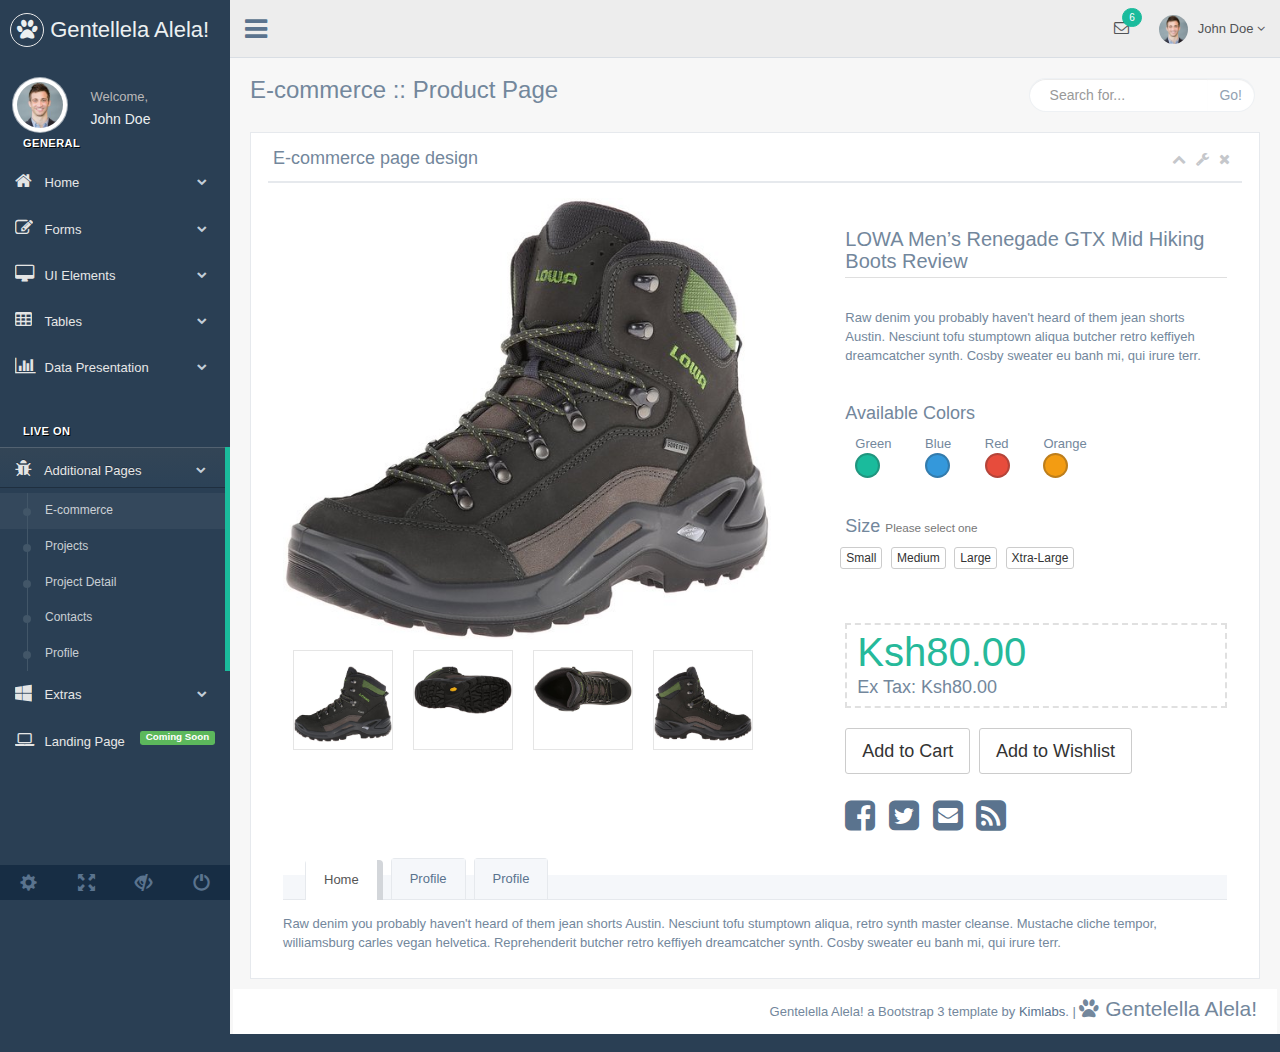
<file: angular_test/gentelella-master/production/e_commerce.html>
<!DOCTYPE html>
<html lang="en">

<head>
    <meta http-equiv="Content-Type" content="text/html; charset=UTF-8">
    <!-- Meta, title, CSS, favicons, etc. -->
    <meta charset="utf-8">
    <meta http-equiv="X-UA-Compatible" content="IE=edge">
    <meta name="viewport" content="width=device-width, initial-scale=1">

    <title>Gentallela Alela! | </title>

    <!-- Bootstrap core CSS -->

    <link href="css/bootstrap.min.css" rel="stylesheet">

    <link href="fonts/css/font-awesome.min.css" rel="stylesheet">
    <link href="css/animate.min.css" rel="stylesheet">

    <!-- Custom styling plus plugins -->
    <link href="css/custom.css" rel="stylesheet">
    <link href="css/icheck/flat/green.css" rel="stylesheet">


    <script src="js/jquery.min.js"></script>

    <!--[if lt IE 9]>
        <script src="../assets/js/ie8-responsive-file-warning.js"></script>
        <![endif]-->

    <!-- HTML5 shim and Respond.js for IE8 support of HTML5 elements and media queries -->
    <!--[if lt IE 9]>
          <script src="https://oss.maxcdn.com/html5shiv/3.7.2/html5shiv.min.js"></script>
          <script src="https://oss.maxcdn.com/respond/1.4.2/respond.min.js"></script>
        <![endif]-->

</head>


<body class="nav-md">

    <div class="container body">


        <div class="main_container">

            <div class="col-md-3 left_col">
                <div class="left_col scroll-view">

                    <div class="navbar nav_title" style="border: 0;">
                        <a href="index.html" class="site_title"><i class="fa fa-paw"></i> <span>Gentellela Alela!</span></a>
                    </div>
                    <div class="clearfix"></div>


                    <!-- menu prile quick info -->
                    <div class="profile">
                        <div class="profile_pic">
                            <img src="images/img.jpg" alt="..." class="img-circle profile_img">
                        </div>
                        <div class="profile_info">
                            <span>Welcome,</span>
                            <h2>John Doe</h2>
                        </div>
                    </div>
                    <!-- /menu prile quick info -->

                    <br />

                    <!-- sidebar menu -->
                    <div id="sidebar-menu" class="main_menu_side hidden-print main_menu">

                        <div class="menu_section">
                            <h3>General</h3>
                            <ul class="nav side-menu">
                                <li><a><i class="fa fa-home"></i> Home <span class="fa fa-chevron-down"></span></a>
                                    <ul class="nav child_menu" style="display: none">
                                        <li><a href="index.html">Dashboard</a>
                                        </li>
                                        <li><a href="index2.html">Dashboard2</a>
                                        </li>
                                        <li><a href="index3.html">Dashboard3</a>
                                        </li>
                                    </ul>
                                </li>
                                <li><a><i class="fa fa-edit"></i> Forms <span class="fa fa-chevron-down"></span></a>
                                    <ul class="nav child_menu" style="display: none">
                                        <li><a href="form.html">General Form</a>
                                        </li>
                                        <li><a href="form_advanced.html">Advanced Components</a>
                                        </li>
                                        <li><a href="form_validation.html">Form Validation</a>
                                        </li>
                                        <li><a href="form_wizards.html">Form Wizard</a>
                                        </li>
                                        <li><a href="form_upload.html">Form Upload</a>
                                        </li>
                                        <li><a href="form_buttons.html">Form Buttons</a>
                                        </li>
                                    </ul>
                                </li>
                                <li><a><i class="fa fa-desktop"></i> UI Elements <span class="fa fa-chevron-down"></span></a>
                                    <ul class="nav child_menu" style="display: none">
                                        <li><a href="general_elements.html">General Elements</a>
                                        </li>
                                        <li><a href="media_gallery.html">Media Gallery</a>
                                        </li>
                                        <li><a href="typography.html">Typography</a>
                                        </li>
                                        <li><a href="icons.html">Icons</a>
                                        </li>
                                        <li><a href="glyphicons.html">Glyphicons</a>
                                        </li>
                                        <li><a href="widgets.html">Widgets</a>
                                        </li>
                                        <li><a href="invoice.html">Invoice</a>
                                        </li>
                                        <li><a href="inbox.html">Inbox</a>
                                        </li>
                                        <li><a href="calender.html">Calender</a>
                                        </li>
                                    </ul>
                                </li>
                                <li><a><i class="fa fa-table"></i> Tables <span class="fa fa-chevron-down"></span></a>
                                    <ul class="nav child_menu" style="display: none">
                                        <li><a href="tables.html">Tables</a>
                                        </li>
                                        <li><a href="tables_dynamic.html">Table Dynamic</a>
                                        </li>
                                    </ul>
                                </li>
                                <li><a><i class="fa fa-bar-chart-o"></i> Data Presentation <span class="fa fa-chevron-down"></span></a>
                                    <ul class="nav child_menu" style="display: none">
                                        <li><a href="chartjs.html">Chart JS</a>
                                        </li>
                                        <li><a href="chartjs2.html">Chart JS2</a>
                                        </li>
                                        <li><a href="morisjs.html">Moris JS</a>
                                        </li>
                                        <li><a href="echarts.html">ECharts </a>
                                        </li>
                                        <li><a href="other_charts.html">Other Charts </a>
                                        </li>
                                    </ul>
                                </li>
                            </ul>
                        </div>
                        <div class="menu_section">
                            <h3>Live On</h3>
                            <ul class="nav side-menu">
                                <li><a><i class="fa fa-bug"></i> Additional Pages <span class="fa fa-chevron-down"></span></a>
                                    <ul class="nav child_menu" style="display: none">
                                        <li><a href="e_commerce.html">E-commerce</a>
                                        </li>
                                        <li><a href="projects.html">Projects</a>
                                        </li>
                                        <li><a href="project_detail.html">Project Detail</a>
                                        </li>
                                        <li><a href="contacts.html">Contacts</a>
                                        </li>
                                        <li><a href="profile.html">Profile</a>
                                        </li>
                                    </ul>
                                </li>
                                <li><a><i class="fa fa-windows"></i> Extras <span class="fa fa-chevron-down"></span></a>
                                    <ul class="nav child_menu" style="display: none">
                                        <li><a href="page_404.html">404 Error</a>
                                        </li>
                                        <li><a href="page_500.html">500 Error</a>
                                        </li>
                                        <li><a href="plain_page.html">Plain Page</a>
                                        </li>
                                        <li><a href="login.html">Login Page</a>
                                        </li>
                                        <li><a href="pricing_tables.html">Pricing Tables</a>
                                        </li>

                                    </ul>
                                </li>
                                <li><a><i class="fa fa-laptop"></i> Landing Page <span class="label label-success pull-right">Coming Soon</span></a>
                                </li>
                            </ul>
                        </div>

                    </div>
                    <!-- /sidebar menu -->

                    <!-- /menu footer buttons -->
                    <div class="sidebar-footer hidden-small">
                        <a data-toggle="tooltip" data-placement="top" title="Settings">
                            <span class="glyphicon glyphicon-cog" aria-hidden="true"></span>
                        </a>
                        <a data-toggle="tooltip" data-placement="top" title="FullScreen">
                            <span class="glyphicon glyphicon-fullscreen" aria-hidden="true"></span>
                        </a>
                        <a data-toggle="tooltip" data-placement="top" title="Lock">
                            <span class="glyphicon glyphicon-eye-close" aria-hidden="true"></span>
                        </a>
                        <a data-toggle="tooltip" data-placement="top" title="Logout">
                            <span class="glyphicon glyphicon-off" aria-hidden="true"></span>
                        </a>
                    </div>
                    <!-- /menu footer buttons -->
                </div>
            </div>

            <!-- top navigation -->
            <div class="top_nav">

                <div class="nav_menu">
                    <nav class="" role="navigation">
                        <div class="nav toggle">
                            <a id="menu_toggle"><i class="fa fa-bars"></i></a>
                        </div>

                        <ul class="nav navbar-nav navbar-right">
                            <li class="">
                                <a href="javascript:;" class="user-profile dropdown-toggle" data-toggle="dropdown" aria-expanded="false">
                                    <img src="images/img.jpg" alt="">John Doe
                                    <span class=" fa fa-angle-down"></span>
                                </a>
                                <ul class="dropdown-menu dropdown-usermenu animated fadeInDown pull-right">
                                    <li><a href="javascript:;">  Profile</a>
                                    </li>
                                    <li>
                                        <a href="javascript:;">
                                            <span class="badge bg-red pull-right">50%</span>
                                            <span>Settings</span>
                                        </a>
                                    </li>
                                    <li>
                                        <a href="javascript:;">Help</a>
                                    </li>
                                    <li><a href="login.html"><i class="fa fa-sign-out pull-right"></i> Log Out</a>
                                    </li>
                                </ul>
                            </li>

                            <li role="presentation" class="dropdown">
                                <a href="javascript:;" class="dropdown-toggle info-number" data-toggle="dropdown" aria-expanded="false">
                                    <i class="fa fa-envelope-o"></i>
                                    <span class="badge bg-green">6</span>
                                </a>
                                <ul id="menu1" class="dropdown-menu list-unstyled msg_list animated fadeInDown" role="menu">
                                    <li>
                                        <a>
                                            <span class="image">
                                        <img src="images/img.jpg" alt="Profile Image" />
                                    </span>
                                            <span>
                                        <span>John Smith</span>
                                            <span class="time">3 mins ago</span>
                                            </span>
                                            <span class="message">
                                        Film festivals used to be do-or-die moments for movie makers. They were where... 
                                    </span>
                                        </a>
                                    </li>
                                    <li>
                                        <a>
                                            <span class="image">
                                        <img src="images/img.jpg" alt="Profile Image" />
                                    </span>
                                            <span>
                                        <span>John Smith</span>
                                            <span class="time">3 mins ago</span>
                                            </span>
                                            <span class="message">
                                        Film festivals used to be do-or-die moments for movie makers. They were where... 
                                    </span>
                                        </a>
                                    </li>
                                    <li>
                                        <a>
                                            <span class="image">
                                        <img src="images/img.jpg" alt="Profile Image" />
                                    </span>
                                            <span>
                                        <span>John Smith</span>
                                            <span class="time">3 mins ago</span>
                                            </span>
                                            <span class="message">
                                        Film festivals used to be do-or-die moments for movie makers. They were where... 
                                    </span>
                                        </a>
                                    </li>
                                    <li>
                                        <a>
                                            <span class="image">
                                        <img src="images/img.jpg" alt="Profile Image" />
                                    </span>
                                            <span>
                                        <span>John Smith</span>
                                            <span class="time">3 mins ago</span>
                                            </span>
                                            <span class="message">
                                        Film festivals used to be do-or-die moments for movie makers. They were where... 
                                    </span>
                                        </a>
                                    </li>
                                    <li>
                                        <div class="text-center">
                                            <a>
                                                <strong>See All Alerts</strong>
                                                <i class="fa fa-angle-right"></i>
                                            </a>
                                        </div>
                                    </li>
                                </ul>
                            </li>

                        </ul>
                    </nav>
                </div>

            </div>
            <!-- /top navigation -->

            <!-- page content -->
            <div class="right_col" role="main">

                <div class="">
                    <div class="page-title">
                        <div class="title_left">
                            <h3>E-commerce :: Product Page</h3>
                        </div>

                        <div class="title_right">
                            <div class="col-md-5 col-sm-5 col-xs-12 form-group pull-right top_search">
                                <div class="input-group">
                                    <input type="text" class="form-control" placeholder="Search for...">
                                    <span class="input-group-btn">
                            <button class="btn btn-default" type="button">Go!</button>
                        </span>
                                </div>
                            </div>
                        </div>
                    </div>
                    <div class="clearfix"></div>

                    <div class="row">
                        <div class="col-md-12 col-sm-12 col-xs-12">
                            <div class="x_panel">
                                <div class="x_title">
                                    <h2>E-commerce page design</h2>
                                    <ul class="nav navbar-right panel_toolbox">
                                        <li><a href="#"><i class="fa fa-chevron-up"></i></a>
                                        </li>
                                        <li class="dropdown">
                                            <a href="#" class="dropdown-toggle" data-toggle="dropdown" role="button" aria-expanded="false"><i class="fa fa-wrench"></i></a>
                                            <ul class="dropdown-menu" role="menu">
                                                <li><a href="#">Settings 1</a>
                                                </li>
                                                <li><a href="#">Settings 2</a>
                                                </li>
                                            </ul>
                                        </li>
                                        <li><a href="#"><i class="fa fa-close"></i></a>
                                        </li>
                                    </ul>
                                    <div class="clearfix"></div>
                                </div>
                                <div class="x_content">

                                    <div class="col-md-7 col-sm-7 col-xs-12">
                                        <div class="product-image">
                                            <img src="images/prod1.jpg" alt="..." />
                                        </div>
                                        <div class="product_gallery">
                                            <a>
                                                <img src="images/prod2.jpg" alt="..." />
                                            </a>
                                            <a>
                                                <img src="images/prod3.jpg" alt="..." />
                                            </a>
                                            <a>
                                                <img src="images/prod4.jpg" alt="..." />
                                            </a>
                                            <a>
                                                <img src="images/prod5.jpg" alt="..." />
                                            </a>
                                        </div>
                                    </div>

                                    <div class="col-md-5 col-sm-5 col-xs-12" style="border:0px solid #e5e5e5;">

                                        <h3 class="prod_title">LOWA Men’s Renegade GTX Mid Hiking Boots Review</h3>

                                        <p>Raw denim you probably haven't heard of them jean shorts Austin. Nesciunt tofu stumptown aliqua butcher retro keffiyeh dreamcatcher synth. Cosby sweater eu banh mi, qui irure terr.</p>
                                        <br />

                                        <div class="">
                                            <h2>Available Colors</h2>
                                            <ul class="list-inline prod_color">
                                                <li>
                                                    <p>Green</p>
                                                    <div class="color bg-green"></div>
                                                </li>
                                                <li>
                                                    <p>Blue</p>
                                                    <div class="color bg-blue"></div>
                                                </li>
                                                <li>
                                                    <p>Red</p>
                                                    <div class="color bg-red"></div>
                                                </li>
                                                <li>
                                                    <p>Orange</p>
                                                    <div class="color bg-orange"></div>
                                                </li>

                                            </ul>
                                        </div>
                                        <br />

                                        <div class="">
                                            <h2>Size <small>Please select one</small></h2>
                                            <ul class="list-inline prod_size">
                                                <li>
                                                    <button type="button" class="btn btn-default btn-xs">Small</button>
                                                </li>
                                                <li>
                                                    <button type="button" class="btn btn-default btn-xs">Medium</button>
                                                </li>
                                                <li>
                                                    <button type="button" class="btn btn-default btn-xs">Large</button>
                                                </li>
                                                <li>
                                                    <button type="button" class="btn btn-default btn-xs">Xtra-Large</button>
                                                </li>
                                            </ul>
                                        </div>
                                        <br />

                                        <div class="">
                                            <div class="product_price">
                                                <h1 class="price">Ksh80.00</h1>
                                                <span class="price-tax">Ex Tax: Ksh80.00</span>
                                                <br>
                                            </div>
                                        </div>

                                        <div class="">
                                            <button type="button" class="btn btn-default btn-lg">Add to Cart</button>
                                            <button type="button" class="btn btn-default btn-lg">Add to Wishlist</button>
                                        </div>

                                        <div class="product_social">
                                            <ul class="list-inline">
                                                <li><a href="#"><i class="fa fa-facebook-square"></i></a>
                                                </li>
                                                <li><a href="#"><i class="fa fa-twitter-square"></i></a>
                                                </li>
                                                <li><a href="#"><i class="fa fa-envelope-square"></i></a>
                                                </li>
                                                <li><a href="#"><i class="fa fa-rss-square"></i></a>
                                                </li>
                                            </ul>
                                        </div>

                                    </div>


                                    <div class="col-md-12">

                                        <div class="" role="tabpanel" data-example-id="togglable-tabs">
                                            <ul id="myTab" class="nav nav-tabs bar_tabs" role="tablist">
                                                <li role="presentation" class="active"><a href="#tab_content1" id="home-tab" role="tab" data-toggle="tab" aria-expanded="true">Home</a>
                                                </li>
                                                <li role="presentation" class=""><a href="#tab_content2" role="tab" id="profile-tab" data-toggle="tab" aria-expanded="false">Profile</a>
                                                </li>
                                                <li role="presentation" class=""><a href="#tab_content3" role="tab" id="profile-tab2" data-toggle="tab"  aria-expanded="false">Profile</a>
                                                </li>
                                            </ul>
                                            <div id="myTabContent" class="tab-content">
                                                <div role="tabpanel" class="tab-pane fade active in" id="tab_content1" aria-labelledby="home-tab">
                                                    <p>Raw denim you probably haven't heard of them jean shorts Austin. Nesciunt tofu stumptown aliqua, retro synth master cleanse. Mustache cliche tempor, williamsburg carles vegan helvetica. Reprehenderit butcher retro keffiyeh dreamcatcher synth. Cosby sweater eu banh mi, qui irure terr.</p>
                                                </div>
                                                <div role="tabpanel" class="tab-pane fade" id="tab_content2" aria-labelledby="profile-tab">
                                                    <p>Food truck fixie locavore, accusamus mcsweeney's marfa nulla single-origin coffee squid. Exercitation +1 labore velit, blog sartorial PBR leggings next level wes anderson artisan four loko farm-to-table craft beer twee. Qui photo booth letterpress, commodo enim craft beer mlkshk aliquip</p>
                                                </div>
                                                <div role="tabpanel" class="tab-pane fade" id="tab_content3" aria-labelledby="profile-tab">
                                                    <p>xxFood truck fixie locavore, accusamus mcsweeney's marfa nulla single-origin coffee squid. Exercitation +1 labore velit, blog sartorial PBR leggings next level wes anderson artisan four loko farm-to-table craft beer twee. Qui photo booth letterpress, commodo enim craft beer mlkshk </p>
                                                </div>
                                            </div>
                                        </div>

                                    </div>
                                </div>
                            </div>
                        </div>
                    </div>
                </div>

                <!-- footer content -->
                <footer>
                    <div class="">
                        <p class="pull-right">Gentelella Alela! a Bootstrap 3 template by <a>Kimlabs</a>. |
                            <span class="lead"> <i class="fa fa-paw"></i> Gentelella Alela!</span>
                        </p>
                    </div>
                    <div class="clearfix"></div>
                </footer>
                <!-- /footer content -->

            </div>
            <!-- /page content -->
        </div>

    </div>

    <div id="custom_notifications" class="custom-notifications dsp_none">
        <ul class="list-unstyled notifications clearfix" data-tabbed_notifications="notif-group">
        </ul>
        <div class="clearfix"></div>
        <div id="notif-group" class="tabbed_notifications"></div>
    </div>

    <script src="js/bootstrap.min.js"></script>

    <!-- chart js -->
    <script src="js/chartjs/chart.min.js"></script>
    <!-- bootstrap progress js -->
    <script src="js/progressbar/bootstrap-progressbar.min.js"></script>
    <script src="js/nicescroll/jquery.nicescroll.min.js"></script>
    <!-- icheck -->
    <script src="js/icheck/icheck.min.js"></script>
    <!-- pace -->
    <script src="js/pace/pace.min.js"></script>
    <script src="js/custom.js"></script>

</body>

</html>
</file>
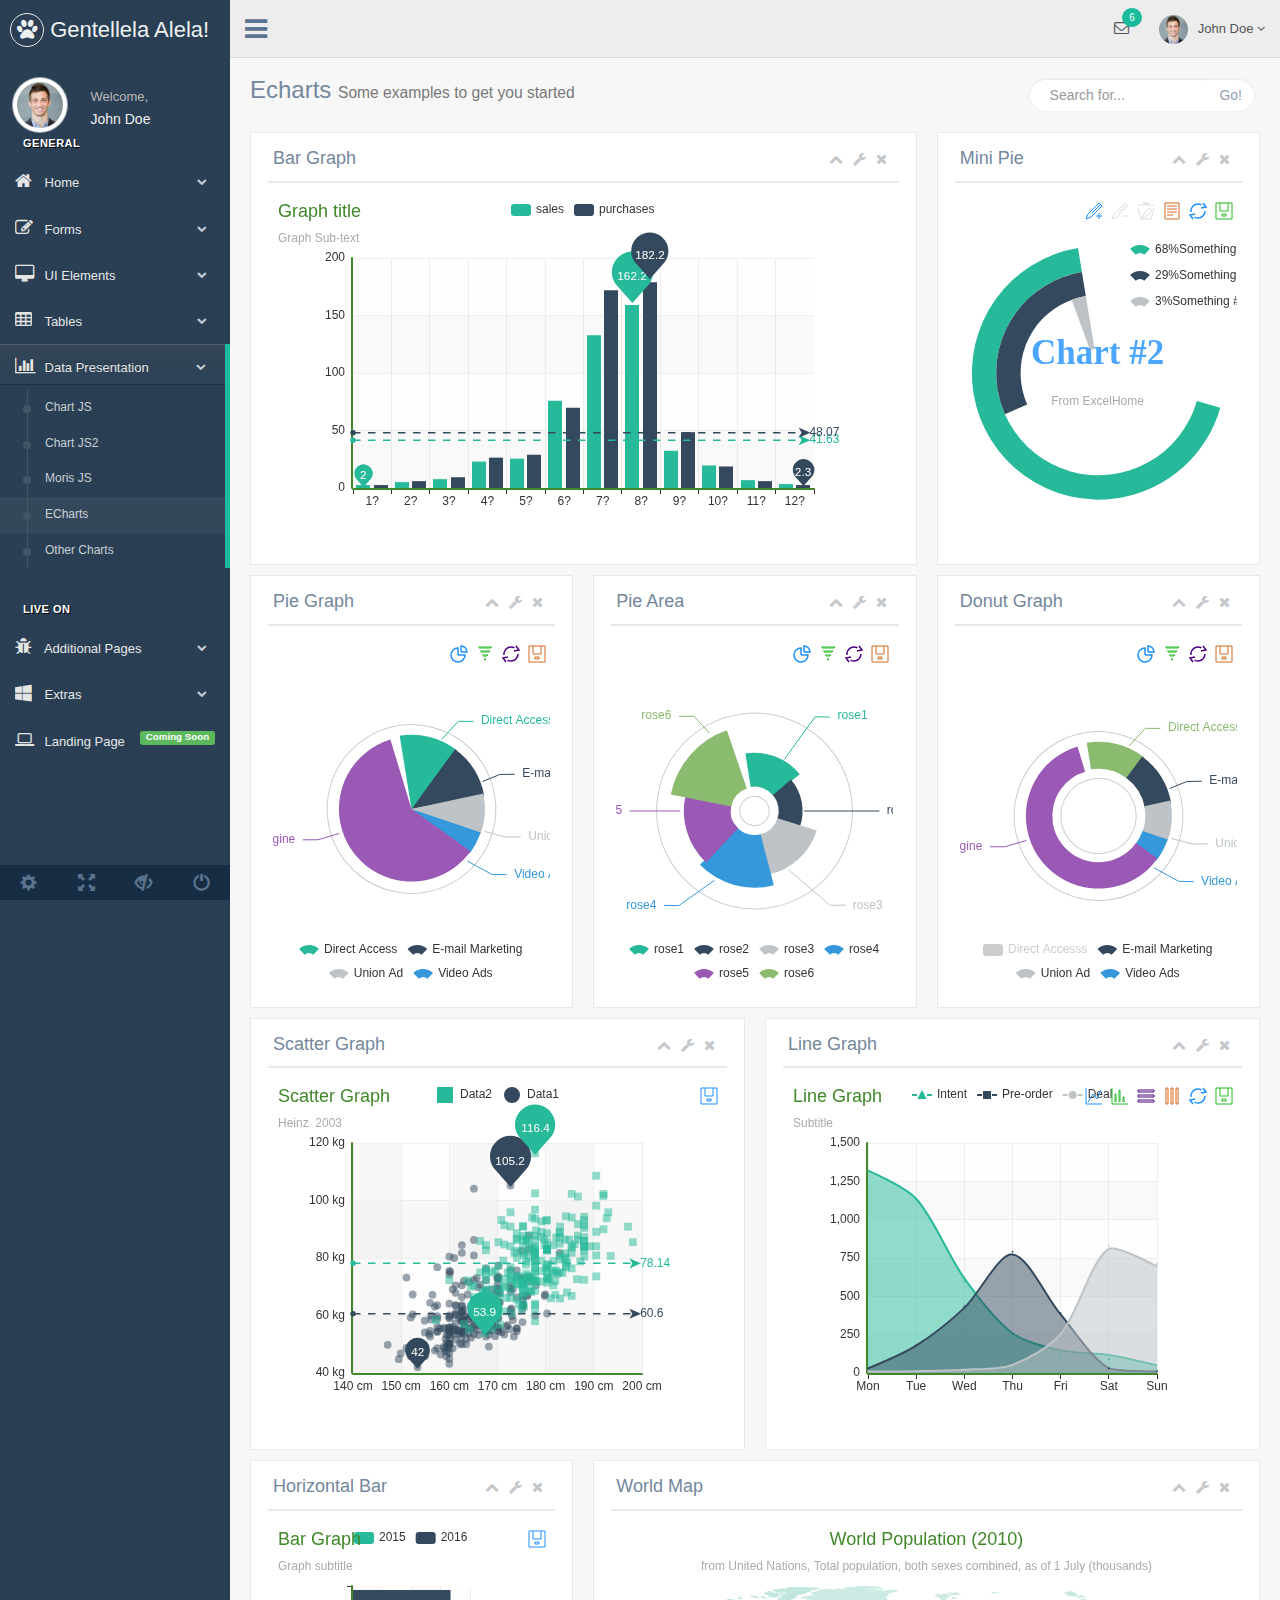
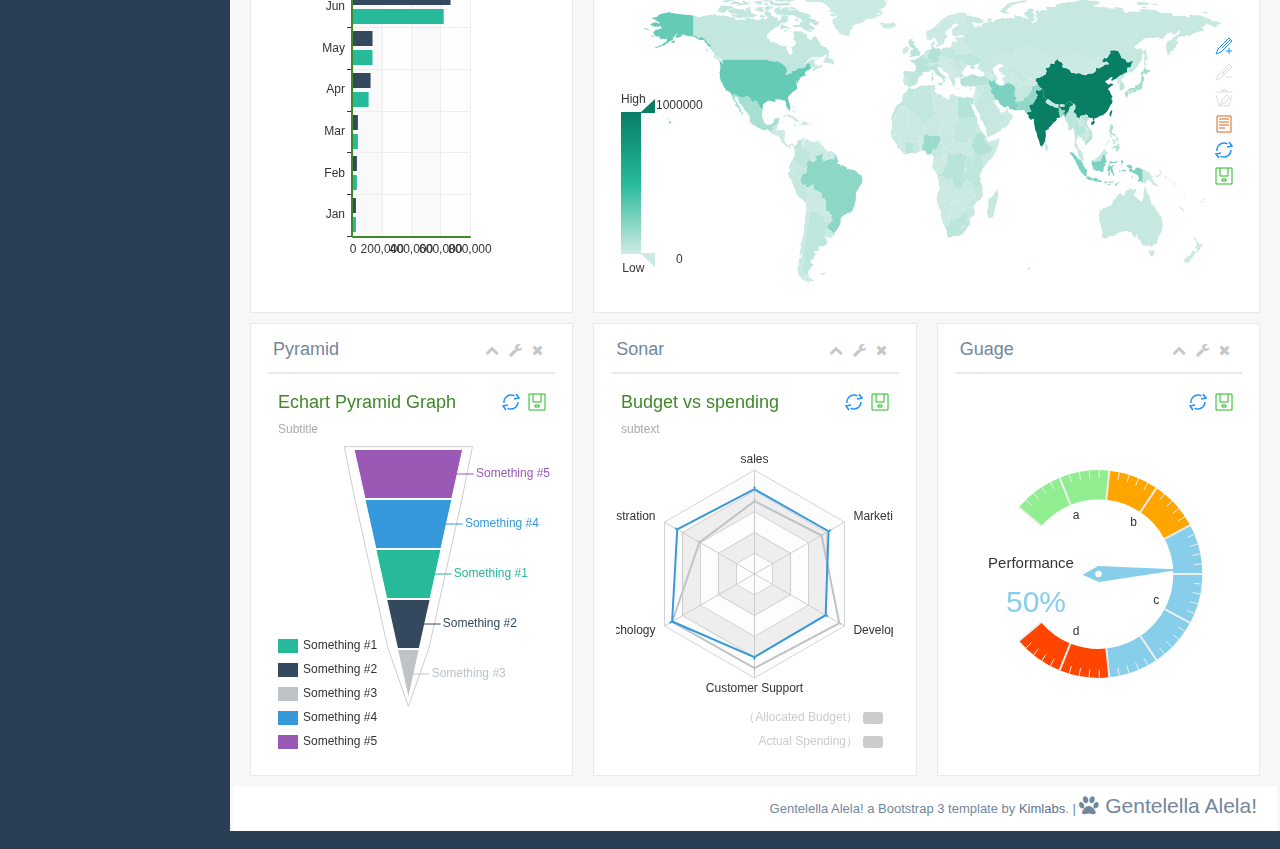
<file: angular_test/gentelella-master/production/echarts.html>
<!DOCTYPE html>
<html lang="en">

<head>
    <meta http-equiv="Content-Type" content="text/html; charset=UTF-8">
    <!-- Meta, title, CSS, favicons, etc. -->
    <meta charset="utf-8">
    <meta http-equiv="X-UA-Compatible" content="IE=edge">
    <meta name="viewport" content="width=device-width, initial-scale=1">

    <title>ECharts Chart Bootstrap Examples | Gentallela Alela! by Colorlib</title>

    <link href="css/bootstrap.min.css" rel="stylesheet">
    <link href="fonts/css/font-awesome.min.css" rel="stylesheet">
    <link href="css/animate.min.css" rel="stylesheet">
    <link href="css/custom.css" rel="stylesheet">
    <link href="css/icheck/flat/green.css" rel="stylesheet">
    <script src="js/jquery.min.js"></script>

    <!-- HTML5 shim and Respond.js for IE8 support of HTML5 elements and media queries -->
    <!--[if lt IE 9]>
          <script src="https://oss.maxcdn.com/html5shiv/3.7.2/html5shiv.min.js"></script>
          <script src="https://oss.maxcdn.com/respond/1.4.2/respond.min.js"></script>
    <![endif]-->

</head>


<body class="nav-md">

    <div class="container body">


        <div class="main_container">

            <div class="col-md-3 left_col">
                <div class="left_col scroll-view">

                    <div class="navbar nav_title" style="border: 0;">
                        <a href="index.html" class="site_title"><i class="fa fa-paw"></i> <span>Gentellela Alela!</span></a>
                    </div>
                    <div class="clearfix"></div>

                    <!-- menu prile quick info -->
                    <div class="profile">
                        <div class="profile_pic">
                            <img src="images/img.jpg" alt="..." class="img-circle profile_img">
                        </div>
                        <div class="profile_info">
                            <span>Welcome,</span>
                            <h2>John Doe</h2>
                        </div>
                    </div>
                    <!-- /menu prile quick info -->

                    <br />

                    <!-- sidebar menu -->
                    <div id="sidebar-menu" class="main_menu_side hidden-print main_menu">

                        <div class="menu_section">
                            <h3>General</h3>
                            <ul class="nav side-menu">
                                <li><a><i class="fa fa-home"></i> Home <span class="fa fa-chevron-down"></span></a>
                                    <ul class="nav child_menu" style="display: none">
                                        <li><a href="index.html">Dashboard</a>
                                        </li>
                                        <li><a href="index2.html">Dashboard2</a>
                                        </li>
                                        <li><a href="index3.html">Dashboard3</a>
                                        </li>
                                    </ul>
                                </li>
                                <li><a><i class="fa fa-edit"></i> Forms <span class="fa fa-chevron-down"></span></a>
                                    <ul class="nav child_menu" style="display: none">
                                        <li><a href="form.html">General Form</a>
                                        </li>
                                        <li><a href="form_advanced.html">Advanced Components</a>
                                        </li>
                                        <li><a href="form_validation.html">Form Validation</a>
                                        </li>
                                        <li><a href="form_wizards.html">Form Wizard</a>
                                        </li>
                                        <li><a href="form_upload.html">Form Upload</a>
                                        </li>
                                        <li><a href="form_buttons.html">Form Buttons</a>
                                        </li>
                                    </ul>
                                </li>
                                <li><a><i class="fa fa-desktop"></i> UI Elements <span class="fa fa-chevron-down"></span></a>
                                    <ul class="nav child_menu" style="display: none">
                                        <li><a href="general_elements.html">General Elements</a>
                                        </li>
                                        <li><a href="media_gallery.html">Media Gallery</a>
                                        </li>
                                        <li><a href="typography.html">Typography</a>
                                        </li>
                                        <li><a href="icons.html">Icons</a>
                                        </li>
                                        <li><a href="glyphicons.html">Glyphicons</a>
                                        </li>
                                        <li><a href="widgets.html">Widgets</a>
                                        </li>
                                        <li><a href="invoice.html">Invoice</a>
                                        </li>
                                        <li><a href="inbox.html">Inbox</a>
                                        </li>
                                        <li><a href="calender.html">Calender</a>
                                        </li>
                                    </ul>
                                </li>
                                <li><a><i class="fa fa-table"></i> Tables <span class="fa fa-chevron-down"></span></a>
                                    <ul class="nav child_menu" style="display: none">
                                        <li><a href="tables.html">Tables</a>
                                        </li>
                                        <li><a href="tables_dynamic.html">Table Dynamic</a>
                                        </li>
                                    </ul>
                                </li>
                                <li><a><i class="fa fa-bar-chart-o"></i> Data Presentation <span class="fa fa-chevron-down"></span></a>
                                    <ul class="nav child_menu" style="display: none">
                                        <li><a href="chartjs.html">Chart JS</a>
                                        </li>
                                        <li><a href="chartjs2.html">Chart JS2</a>
                                        </li>
                                        <li><a href="morisjs.html">Moris JS</a>
                                        </li>
                                        <li><a href="echarts.html">ECharts </a>
                                        </li>
                                        <li><a href="other_charts.html">Other Charts </a>
                                        </li>
                                    </ul>
                                </li>
                            </ul>
                        </div>
                        <div class="menu_section">
                            <h3>Live On</h3>
                            <ul class="nav side-menu">
                                <li><a><i class="fa fa-bug"></i> Additional Pages <span class="fa fa-chevron-down"></span></a>
                                    <ul class="nav child_menu" style="display: none">
                                        <li><a href="e_commerce.html">E-commerce</a>
                                        </li>
                                        <li><a href="projects.html">Projects</a>
                                        </li>
                                        <li><a href="project_detail.html">Project Detail</a>
                                        </li>
                                        <li><a href="contacts.html">Contacts</a>
                                        </li>
                                        <li><a href="profile.html">Profile</a>
                                        </li>
                                    </ul>
                                </li>
                                <li><a><i class="fa fa-windows"></i> Extras <span class="fa fa-chevron-down"></span></a>
                                    <ul class="nav child_menu" style="display: none">
                                        <li><a href="page_404.html">404 Error</a>
                                        </li>
                                        <li><a href="page_500.html">500 Error</a>
                                        </li>
                                        <li><a href="plain_page.html">Plain Page</a>
                                        </li>
                                        <li><a href="login.html">Login Page</a>
                                        </li>
                                        <li><a href="pricing_tables.html">Pricing Tables</a>
                                        </li>

                                    </ul>
                                </li>
                                <li><a><i class="fa fa-laptop"></i> Landing Page <span class="label label-success pull-right">Coming Soon</span></a>
                                </li>
                            </ul>
                        </div>

                    </div>
                    <!-- /sidebar menu -->

                    <!-- /menu footer buttons -->
                    <div class="sidebar-footer hidden-small">
                        <a data-toggle="tooltip" data-placement="top" title="Settings">
                            <span class="glyphicon glyphicon-cog" aria-hidden="true"></span>
                        </a>
                        <a data-toggle="tooltip" data-placement="top" title="FullScreen">
                            <span class="glyphicon glyphicon-fullscreen" aria-hidden="true"></span>
                        </a>
                        <a data-toggle="tooltip" data-placement="top" title="Lock">
                            <span class="glyphicon glyphicon-eye-close" aria-hidden="true"></span>
                        </a>
                        <a data-toggle="tooltip" data-placement="top" title="Logout">
                            <span class="glyphicon glyphicon-off" aria-hidden="true"></span>
                        </a>
                    </div>
                    <!-- /menu footer buttons -->
                </div>
            </div>

            <!-- top navigation -->
            <div class="top_nav">

                <div class="nav_menu">
                    <nav class="" role="navigation">
                        <div class="nav toggle">
                            <a id="menu_toggle"><i class="fa fa-bars"></i></a>
                        </div>

                        <ul class="nav navbar-nav navbar-right">
                            <li class="">
                                <a href="javascript:;" class="user-profile dropdown-toggle" data-toggle="dropdown" aria-expanded="false">
                                    <img src="images/img.jpg" alt="">John Doe
                                    <span class=" fa fa-angle-down"></span>
                                </a>
                                <ul class="dropdown-menu dropdown-usermenu animated fadeInDown pull-right">
                                    <li><a href="javascript:;">  Profile</a>
                                    </li>
                                    <li>
                                        <a href="javascript:;">
                                            <span class="badge bg-red pull-right">50%</span>
                                            <span>Settings</span>
                                        </a>
                                    </li>
                                    <li>
                                        <a href="javascript:;">Help</a>
                                    </li>
                                    <li><a href="login.html"><i class="fa fa-sign-out pull-right"></i> Log Out</a>
                                    </li>
                                </ul>
                            </li>

                            <li role="presentation" class="dropdown">
                                <a href="javascript:;" class="dropdown-toggle info-number" data-toggle="dropdown" aria-expanded="false">
                                    <i class="fa fa-envelope-o"></i>
                                    <span class="badge bg-green">6</span>
                                </a>
                                <ul id="menu1" class="dropdown-menu list-unstyled msg_list animated fadeInDown" role="menu">
                                    <li>
                                        <a>
                                            <span class="image">
                                        <img src="images/img.jpg" alt="Profile Image" />
                                    </span>
                                            <span>
                                        <span>John Smith</span>
                                            <span class="time">3 mins ago</span>
                                            </span>
                                            <span class="message">
                                        Film festivals used to be do-or-die moments for movie makers. They were where...
                                    </span>
                                        </a>
                                    </li>
                                    <li>
                                        <a>
                                            <span class="image">
                                        <img src="images/img.jpg" alt="Profile Image" />
                                    </span>
                                            <span>
                                        <span>John Smith</span>
                                            <span class="time">3 mins ago</span>
                                            </span>
                                            <span class="message">
                                        Film festivals used to be do-or-die moments for movie makers. They were where...
                                    </span>
                                        </a>
                                    </li>
                                    <li>
                                        <a>
                                            <span class="image">
                                        <img src="images/img.jpg" alt="Profile Image" />
                                    </span>
                                            <span>
                                        <span>John Smith</span>
                                            <span class="time">3 mins ago</span>
                                            </span>
                                            <span class="message">
                                        Film festivals used to be do-or-die moments for movie makers. They were where...
                                    </span>
                                        </a>
                                    </li>
                                    <li>
                                        <a>
                                            <span class="image">
                                        <img src="images/img.jpg" alt="Profile Image" />
                                    </span>
                                            <span>
                                        <span>John Smith</span>
                                            <span class="time">3 mins ago</span>
                                            </span>
                                            <span class="message">
                                        Film festivals used to be do-or-die moments for movie makers. They were where...
                                    </span>
                                        </a>
                                    </li>
                                    <li>
                                        <div class="text-center">
                                            <a>
                                                <strong>See All Alerts</strong>
                                                <i class="fa fa-angle-right"></i>
                                            </a>
                                        </div>
                                    </li>
                                </ul>
                            </li>

                        </ul>
                    </nav>
                </div>

            </div>
            <!-- /top navigation -->

            <!-- page content -->
            <div class="right_col" role="main">

                <div class="">
                    <div class="page-title">
                        <div class="title_left">
                            <h3>
                    Echarts
                    <small>
                        Some examples to get you started
                    </small>
                </h3>
                        </div>

                        <div class="title_right">
                            <div class="col-md-5 col-sm-5 col-xs-12 form-group pull-right top_search">
                                <div class="input-group">
                                    <input type="text" class="form-control" placeholder="Search for...">
                                    <span class="input-group-btn">
                            <button class="btn btn-default" type="button">Go!</button>
                        </span>
                                </div>
                            </div>
                        </div>
                    </div>
                    <div class="clearfix"></div>

                    <div class="row">
                        <div class="col-md-8 col-sm-8 col-xs-12">
                            <div class="x_panel">
                                <div class="x_title">
                                    <h2>Bar Graph</h2>
                                    <ul class="nav navbar-right panel_toolbox">
                                        <li><a href="#"><i class="fa fa-chevron-up"></i></a>
                                        </li>
                                        <li class="dropdown">
                                            <a href="#" class="dropdown-toggle" data-toggle="dropdown" role="button" aria-expanded="false"><i class="fa fa-wrench"></i></a>
                                            <ul class="dropdown-menu" role="menu">
                                                <li><a href="#">Settings 1</a>
                                                </li>
                                                <li><a href="#">Settings 2</a>
                                                </li>
                                            </ul>
                                        </li>
                                        <li><a href="#"><i class="fa fa-close"></i></a>
                                        </li>
                                    </ul>
                                    <div class="clearfix"></div>
                                </div>
                                <div class="x_content">

                                    <div id="mainb" style="height:350px;"></div>

                                </div>
                            </div>
                        </div>

                        <div class="col-md-4 col-sm-4 col-xs-12">
                            <div class="x_panel">
                                <div class="x_title">
                                    <h2>Mini Pie</h2>
                                    <ul class="nav navbar-right panel_toolbox">
                                        <li><a href="#"><i class="fa fa-chevron-up"></i></a>
                                        </li>
                                        <li class="dropdown">
                                            <a href="#" class="dropdown-toggle" data-toggle="dropdown" role="button" aria-expanded="false"><i class="fa fa-wrench"></i></a>
                                            <ul class="dropdown-menu" role="menu">
                                                <li><a href="#">Settings 1</a>
                                                </li>
                                                <li><a href="#">Settings 2</a>
                                                </li>
                                            </ul>
                                        </li>
                                        <li><a href="#"><i class="fa fa-close"></i></a>
                                        </li>
                                    </ul>
                                    <div class="clearfix"></div>
                                </div>
                                <div class="x_content">

                                    <div id="echart_mini_pie" style="height:350px;"></div>

                                </div>
                            </div>
                        </div>


                        <div class="col-md-4 col-sm-4 col-xs-12">
                            <div class="x_panel">
                                <div class="x_title">
                                    <h2>Pie Graph</h2>
                                    <ul class="nav navbar-right panel_toolbox">
                                        <li><a href="#"><i class="fa fa-chevron-up"></i></a>
                                        </li>
                                        <li class="dropdown">
                                            <a href="#" class="dropdown-toggle" data-toggle="dropdown" role="button" aria-expanded="false"><i class="fa fa-wrench"></i></a>
                                            <ul class="dropdown-menu" role="menu">
                                                <li><a href="#">Settings 1</a>
                                                </li>
                                                <li><a href="#">Settings 2</a>
                                                </li>
                                            </ul>
                                        </li>
                                        <li><a href="#"><i class="fa fa-close"></i></a>
                                        </li>
                                    </ul>
                                    <div class="clearfix"></div>
                                </div>
                                <div class="x_content">

                                    <div id="echart_pie" style="height:350px;"></div>

                                </div>
                            </div>
                        </div>

                        <div class="col-md-4 col-sm-4 col-xs-12">
                            <div class="x_panel">
                                <div class="x_title">
                                    <h2>Pie Area</h2>
                                    <ul class="nav navbar-right panel_toolbox">
                                        <li><a href="#"><i class="fa fa-chevron-up"></i></a>
                                        </li>
                                        <li class="dropdown">
                                            <a href="#" class="dropdown-toggle" data-toggle="dropdown" role="button" aria-expanded="false"><i class="fa fa-wrench"></i></a>
                                            <ul class="dropdown-menu" role="menu">
                                                <li><a href="#">Settings 1</a>
                                                </li>
                                                <li><a href="#">Settings 2</a>
                                                </li>
                                            </ul>
                                        </li>
                                        <li><a href="#"><i class="fa fa-close"></i></a>
                                        </li>
                                    </ul>
                                    <div class="clearfix"></div>
                                </div>
                                <div class="x_content">

                                    <div id="echart_pie2" style="height:350px;"></div>

                                </div>
                            </div>
                        </div>

                        <div class="col-md-4 col-sm-4 col-xs-12">
                            <div class="x_panel">
                                <div class="x_title">
                                    <h2>Donut Graph</h2>
                                    <ul class="nav navbar-right panel_toolbox">
                                        <li><a href="#"><i class="fa fa-chevron-up"></i></a>
                                        </li>
                                        <li class="dropdown">
                                            <a href="#" class="dropdown-toggle" data-toggle="dropdown" role="button" aria-expanded="false"><i class="fa fa-wrench"></i></a>
                                            <ul class="dropdown-menu" role="menu">
                                                <li><a href="#">Settings 1</a>
                                                </li>
                                                <li><a href="#">Settings 2</a>
                                                </li>
                                            </ul>
                                        </li>
                                        <li><a href="#"><i class="fa fa-close"></i></a>
                                        </li>
                                    </ul>
                                    <div class="clearfix"></div>
                                </div>
                                <div class="x_content">

                                    <div id="echart_donut" style="height:350px;"></div>

                                </div>
                            </div>
                        </div>


                        <div class="col-md-6 col-sm-6 col-xs-12">
                            <div class="x_panel">
                                <div class="x_title">
                                    <h2>Scatter Graph</h2>
                                    <ul class="nav navbar-right panel_toolbox">
                                        <li><a href="#"><i class="fa fa-chevron-up"></i></a>
                                        </li>
                                        <li class="dropdown">
                                            <a href="#" class="dropdown-toggle" data-toggle="dropdown" role="button" aria-expanded="false"><i class="fa fa-wrench"></i></a>
                                            <ul class="dropdown-menu" role="menu">
                                                <li><a href="#">Settings 1</a>
                                                </li>
                                                <li><a href="#">Settings 2</a>
                                                </li>
                                            </ul>
                                        </li>
                                        <li><a href="#"><i class="fa fa-close"></i></a>
                                        </li>
                                    </ul>
                                    <div class="clearfix"></div>
                                </div>
                                <div class="x_content">

                                    <div id="echart_scatter" style="height:350px;"></div>

                                </div>
                            </div>
                        </div>

                        <div class="col-md-6 col-sm-6 col-xs-12">
                            <div class="x_panel">
                                <div class="x_title">
                                    <h2>Line Graph</h2>
                                    <ul class="nav navbar-right panel_toolbox">
                                        <li><a href="#"><i class="fa fa-chevron-up"></i></a>
                                        </li>
                                        <li class="dropdown">
                                            <a href="#" class="dropdown-toggle" data-toggle="dropdown" role="button" aria-expanded="false"><i class="fa fa-wrench"></i></a>
                                            <ul class="dropdown-menu" role="menu">
                                                <li><a href="#">Settings 1</a>
                                                </li>
                                                <li><a href="#">Settings 2</a>
                                                </li>
                                            </ul>
                                        </li>
                                        <li><a href="#"><i class="fa fa-close"></i></a>
                                        </li>
                                    </ul>
                                    <div class="clearfix"></div>
                                </div>
                                <div class="x_content">

                                    <div id="echart_line" style="height:350px;"></div>

                                </div>
                            </div>
                        </div>

                        <div class="col-md-4 col-sm-4 col-xs-12">
                            <div class="x_panel">
                                <div class="x_title">
                                    <h2>Horizontal Bar</h2>
                                    <ul class="nav navbar-right panel_toolbox">
                                        <li><a href="#"><i class="fa fa-chevron-up"></i></a>
                                        </li>
                                        <li class="dropdown">
                                            <a href="#" class="dropdown-toggle" data-toggle="dropdown" role="button" aria-expanded="false"><i class="fa fa-wrench"></i></a>
                                            <ul class="dropdown-menu" role="menu">
                                                <li><a href="#">Settings 1</a>
                                                </li>
                                                <li><a href="#">Settings 2</a>
                                                </li>
                                            </ul>
                                        </li>
                                        <li><a href="#"><i class="fa fa-close"></i></a>
                                        </li>
                                    </ul>
                                    <div class="clearfix"></div>
                                </div>
                                <div class="x_content">

                                    <div id="echart_bar_horizontal" style="height:370px;"></div>

                                </div>
                            </div>
                        </div>

                        <div class="col-md-8 col-sm-8 col-xs-12">
                            <div class="x_panel">
                                <div class="x_title">
                                    <h2>World Map</h2>
                                    <ul class="nav navbar-right panel_toolbox">
                                        <li><a href="#"><i class="fa fa-chevron-up"></i></a>
                                        </li>
                                        <li class="dropdown">
                                            <a href="#" class="dropdown-toggle" data-toggle="dropdown" role="button" aria-expanded="false"><i class="fa fa-wrench"></i></a>
                                            <ul class="dropdown-menu" role="menu">
                                                <li><a href="#">Settings 1</a>
                                                </li>
                                                <li><a href="#">Settings 2</a>
                                                </li>
                                            </ul>
                                        </li>
                                        <li><a href="#"><i class="fa fa-close"></i></a>
                                        </li>
                                    </ul>
                                    <div class="clearfix"></div>
                                </div>
                                <div class="x_content">

                                    <div id="echart_world_map" style="height:370px;"></div>

                                </div>
                            </div>
                        </div>


                        <div class="col-md-4 col-sm-4 col-xs-12">
                            <div class="x_panel">
                                <div class="x_title">
                                    <h2>Pyramid</h2>
                                    <ul class="nav navbar-right panel_toolbox">
                                        <li><a href="#"><i class="fa fa-chevron-up"></i></a>
                                        </li>
                                        <li class="dropdown">
                                            <a href="#" class="dropdown-toggle" data-toggle="dropdown" role="button" aria-expanded="false"><i class="fa fa-wrench"></i></a>
                                            <ul class="dropdown-menu" role="menu">
                                                <li><a href="#">Settings 1</a>
                                                </li>
                                                <li><a href="#">Settings 2</a>
                                                </li>
                                            </ul>
                                        </li>
                                        <li><a href="#"><i class="fa fa-close"></i></a>
                                        </li>
                                    </ul>
                                    <div class="clearfix"></div>
                                </div>
                                <div class="x_content">

                                    <div id="echart_pyramid" style="height:370px;"></div>

                                </div>
                            </div>
                        </div>

                        <div class="col-md-4 col-sm-4 col-xs-12">
                            <div class="x_panel">
                                <div class="x_title">
                                    <h2>Sonar</h2>
                                    <ul class="nav navbar-right panel_toolbox">
                                        <li><a href="#"><i class="fa fa-chevron-up"></i></a>
                                        </li>
                                        <li class="dropdown">
                                            <a href="#" class="dropdown-toggle" data-toggle="dropdown" role="button" aria-expanded="false"><i class="fa fa-wrench"></i></a>
                                            <ul class="dropdown-menu" role="menu">
                                                <li><a href="#">Settings 1</a>
                                                </li>
                                                <li><a href="#">Settings 2</a>
                                                </li>
                                            </ul>
                                        </li>
                                        <li><a href="#"><i class="fa fa-close"></i></a>
                                        </li>
                                    </ul>
                                    <div class="clearfix"></div>
                                </div>
                                <div class="x_content">

                                    <div id="echart_sonar" style="height:370px;"></div>

                                </div>
                            </div>
                        </div>


                        <div class="col-md-4 col-sm-4 col-xs-12">
                            <div class="x_panel">
                                <div class="x_title">
                                    <h2>Guage</h2>
                                    <ul class="nav navbar-right panel_toolbox">
                                        <li><a href="#"><i class="fa fa-chevron-up"></i></a>
                                        </li>
                                        <li class="dropdown">
                                            <a href="#" class="dropdown-toggle" data-toggle="dropdown" role="button" aria-expanded="false"><i class="fa fa-wrench"></i></a>
                                            <ul class="dropdown-menu" role="menu">
                                                <li><a href="#">Settings 1</a>
                                                </li>
                                                <li><a href="#">Settings 2</a>
                                                </li>
                                            </ul>
                                        </li>
                                        <li><a href="#"><i class="fa fa-close"></i></a>
                                        </li>
                                    </ul>
                                    <div class="clearfix"></div>
                                </div>
                                <div class="x_content">

                                    <div id="echart_guage" style="height:370px;"></div>

                                </div>
                            </div>
                        </div>


                    </div>
                </div>

                <!-- footer content -->
                <footer>
                    <div class="">
                        <p class="pull-right">Gentelella Alela! a Bootstrap 3 template by <a>Kimlabs</a>. |
                            <span class="lead"> <i class="fa fa-paw"></i> Gentelella Alela!</span>
                        </p>
                    </div>
                    <div class="clearfix"></div>
                </footer>
                <!-- /footer content -->

            </div>
            <!-- /page content -->
        </div>

    </div>

    <div id="custom_notifications" class="custom-notifications dsp_none">
        <ul class="list-unstyled notifications clearfix" data-tabbed_notifications="notif-group">
        </ul>
        <div class="clearfix"></div>
        <div id="notif-group" class="tabbed_notifications"></div>
    </div>

    <script src="js/bootstrap.min.js"></script>
    <script src="js/progressbar/bootstrap-progressbar.min.js"></script>
    <script src="js/nicescroll/jquery.nicescroll.min.js"></script>
    <script src="js/icheck/icheck.min.js"></script>
    <script src="js/custom.js"></script>

    <!-- echart -->
    <script src="js/echart/echarts-all.js"></script>
    <script src="js/echart/green.js"></script>

    <script>
        var myChart9 = echarts.init(document.getElementById('mainb'), theme);
        myChart9.setOption({
            title: {
                text: 'Graph title',
                subtext: 'Graph Sub-text'
            },
            //theme : theme,
            tooltip: {
                trigger: 'axis'
            },
            legend: {
                data: ['sales', 'purchases']
            },
            toolbox: {
                show: false
            },
            calculable: false,
            xAxis: [
                {
                    type: 'category',
                    data: ['1?', '2?', '3?', '4?', '5?', '6?', '7?', '8?', '9?', '10?', '11?', '12?']
            }
        ],
            yAxis: [
                {
                    type: 'value'
            }
        ],
            series: [
                {
                    name: 'sales',
                    type: 'bar',
                    data: [2.0, 4.9, 7.0, 23.2, 25.6, 76.7, 135.6, 162.2, 32.6, 20.0, 6.4, 3.3],
                    markPoint: {
                        data: [
                            {
                                type: 'max',
                                name: '???'
                            },
                            {
                                type: 'min',
                                name: '???'
                            }
                    ]
                    },
                    markLine: {
                        data: [
                            {
                                type: 'average',
                                name: '???'
                            }
                    ]
                    }
            },
                {
                    name: 'purchases',
                    type: 'bar',
                    data: [2.6, 5.9, 9.0, 26.4, 28.7, 70.7, 175.6, 182.2, 48.7, 18.8, 6.0, 2.3],
                    markPoint: {
                        data: [
                            {
                                name: 'sales',
                                value: 182.2,
                                xAxis: 7,
                                yAxis: 183,
                                symbolSize: 18
                            },
                            {
                                name: 'purchases',
                                value: 2.3,
                                xAxis: 11,
                                yAxis: 3
                            }
                    ]
                    },
                    markLine: {
                        data: [
                            {
                                type: 'average',
                                name: '???'
                            }
                    ]
                    }
            }
        ]
        });


        var myChart = echarts.init(document.getElementById('echart_sonar'), theme);
        myChart.setOption({
            title: {
                text: 'Budget vs spending',
                subtext: 'subtext'
            },
            tooltip: {
                trigger: 'axis'
            },
            legend: {
                orient: 'vertical',
                x: 'right',
                y: 'bottom',
                data: ['（Allocated Budget）', 'Actual Spending）']
            },
            toolbox: {
                show: true,
                feature: {
                    restore: {
                        show: true
                    },
                    saveAsImage: {
                        show: true
                    }
                }
            },
            polar: [
                {
                    indicator: [
                        {
                            text: 'sales',
                            max: 6000
                        },
                        {
                            text: 'Administration',
                            max: 16000
                        },
                        {
                            text: 'Information Techology',
                            max: 30000
                        },
                        {
                            text: 'Customer Support',
                            max: 38000
                        },
                        {
                            text: 'Development',
                            max: 52000
                        },
                        {
                            text: 'Marketing',
                            max: 25000
                        }
                ]
            }
        ],
            calculable: true,
            series: [
                {
                    name: 'Budget vs spending',
                    type: 'radar',
                    data: [
                        {
                            value: [4300, 10000, 28000, 35000, 50000, 19000],
                            name: 'Allocated Budget'
                    },
                        {
                            value: [5000, 14000, 28000, 31000, 42000, 21000],
                            name: 'Actual Spending'
                    }
                ]
            }
        ]
        });

        var myChart = echarts.init(document.getElementById('echart_pyramid'), theme);
        myChart.setOption({
            title: {
                text: 'Echart Pyramid Graph',
                subtext: 'Subtitle'
            },
            tooltip: {
                trigger: 'item',
                formatter: "{a} <br/>{b} : {c}%"
            },
            toolbox: {
                show: true,
                feature: {
                    restore: {
                        show: true
                    },
                    saveAsImage: {
                        show: true
                    }
                }
            },
            legend: {
                data: ['Something #1', 'Something #2', 'Something #3', 'Something #4', 'Something #5'],
                orient: 'vertical',
                x: 'left',
                y: 'bottom'
            },
            calculable: true,
            series: [
                {
                    name: '漏斗图',
                    type: 'funnel',
                    width: '40%',
                    data: [
                        {
                            value: 60,
                            name: 'Something #1'
                        },
                        {
                            value: 40,
                            name: 'Something #2'
                        },
                        {
                            value: 20,
                            name: 'Something #3'
                        },
                        {
                            value: 80,
                            name: 'Something #4'
                        },
                        {
                            value: 100,
                            name: 'Something #5'
                        }
                ]
            }
        ]
        });


        var myChart = echarts.init(document.getElementById('echart_guage'), theme);
        myChart.setOption({
            tooltip: {
                formatter: "{a} <br/>{b} : {c}%"
            },
            toolbox: {
                show: true,
                feature: {
                    restore: {
                        show: true
                    },
                    saveAsImage: {
                        show: true
                    }
                }
            },
            series: [
                {
                    name: 'Performance',
                    type: 'gauge',
                    center: ['50%', '50%'],
                    radius: [0, '75%'],
                    startAngle: 140,
                    endAngle: -140,
                    min: 0,
                    max: 100,
                    precision: 0,
                    splitNumber: 10,
                    axisLine: {
                        show: true,
                        lineStyle: {
                            color: [[0.2, 'lightgreen'], [0.4, 'orange'], [0.8, 'skyblue'], [1, '#ff4500']],
                            width: 30
                        }
                    },
                    axisTick: {
                        show: true,
                        splitNumber: 5,
                        length: 8,
                        lineStyle: {
                            color: '#eee',
                            width: 1,
                            type: 'solid'
                        }
                    },
                    axisLabel: {
                        show: true,
                        formatter: function (v) {
                            switch (v + '') {
                            case '10':
                                return 'a';
                            case '30':
                                return 'b';
                            case '60':
                                return 'c';
                            case '90':
                                return 'd';
                            default:
                                return '';
                            }
                        },
                        textStyle: {
                            color: '#333'
                        }
                    },
                    splitLine: {
                        show: true,
                        length: 30,
                        lineStyle: {
                            color: '#eee',
                            width: 2,
                            type: 'solid'
                        }
                    },
                    pointer: {
                        length: '80%',
                        width: 8,
                        color: 'auto'
                    },
                    title: {
                        show: true,
                        offsetCenter: ['-65%', -10],
                        textStyle: {
                            color: '#333',
                            fontSize: 15
                        }
                    },
                    detail: {
                        show: true,
                        backgroundColor: 'rgba(0,0,0,0)',
                        borderWidth: 0,
                        borderColor: '#ccc',
                        width: 100,
                        height: 40,
                        offsetCenter: ['-60%', 10],
                        formatter: '{value}%',
                        textStyle: {
                            color: 'auto',
                            fontSize: 30
                        }
                    },
                    data: [{
                        value: 50,
                        name: 'Performance'
                    }]
            }
        ]
        });


        var myChart = echarts.init(document.getElementById('echart_line'), theme);
        myChart.setOption({
            title: {
                text: 'Line Graph',
                subtext: 'Subtitle'
            },
            tooltip: {
                trigger: 'axis'
            },
            legend: {
                data: ['Intent', 'Pre-order', 'Deal']
            },
            toolbox: {
                show: true,
                feature: {
                    magicType: {
                        show: true,
                        type: ['line', 'bar', 'stack', 'tiled']
                    },
                    restore: {
                        show: true
                    },
                    saveAsImage: {
                        show: true
                    }
                }
            },
            calculable: true,
            xAxis: [
                {
                    type: 'category',
                    boundaryGap: false,
                    data: ['Mon', 'Tue', 'Wed', 'Thu', 'Fri', 'Sat', 'Sun']
            }
        ],
            yAxis: [
                {
                    type: 'value'
            }
        ],
            series: [
                {
                    name: 'Deal',
                    type: 'line',
                    smooth: true,
                    itemStyle: {
                        normal: {
                            areaStyle: {
                                type: 'default'
                            }
                        }
                    },
                    data: [10, 12, 21, 54, 260, 830, 710]
            },
                {
                    name: 'Pre-order',
                    type: 'line',
                    smooth: true,
                    itemStyle: {
                        normal: {
                            areaStyle: {
                                type: 'default'
                            }
                        }
                    },
                    data: [30, 182, 434, 791, 390, 30, 10]
            },
                {
                    name: 'Intent',
                    type: 'line',
                    smooth: true,
                    itemStyle: {
                        normal: {
                            areaStyle: {
                                type: 'default'
                            }
                        }
                    },
                    data: [1320, 1132, 601, 234, 120, 90, 20]
            }
        ]
        });


        var myChart = echarts.init(document.getElementById('echart_scatter'), theme);
        myChart.setOption({
            title: {
                text: 'Scatter Graph',
                subtext: 'Heinz  2003'
            },
            tooltip: {
                trigger: 'axis',
                showDelay: 0,
                axisPointer: {
                    type: 'cross',
                    lineStyle: {
                        type: 'dashed',
                        width: 1
                    }
                }
            },
            legend: {
                data: ['Data2', 'Data1']
            },
            toolbox: {
                show: true,
                feature: {
                    saveAsImage: {
                        show: true
                    }
                }
            },
            xAxis: [
                {
                    type: 'value',
                    scale: true,
                    axisLabel: {
                        formatter: '{value} cm'
                    }
            }
        ],
            yAxis: [
                {
                    type: 'value',
                    scale: true,
                    axisLabel: {
                        formatter: '{value} kg'
                    }
            }
        ],
            series: [
                {
                    name: 'Data1',
                    type: 'scatter',
                    tooltip: {
                        trigger: 'item',
                        formatter: function (params) {
                            if (params.value.length > 1) {
                                return params.seriesName + ' :<br/>' + params.value[0] + 'cm ' + params.value[1] + 'kg ';
                            } else {
                                return params.seriesName + ' :<br/>' + params.name + ' : ' + params.value + 'kg ';
                            }
                        }
                    },
                    data: [[161.2, 51.6], [167.5, 59.0], [159.5, 49.2], [157.0, 63.0], [155.8, 53.6],
                    [170.0, 59.0], [159.1, 47.6], [166.0, 69.8], [176.2, 66.8], [160.2, 75.2],
                    [172.5, 55.2], [170.9, 54.2], [172.9, 62.5], [153.4, 42.0], [160.0, 50.0],
                    [147.2, 49.8], [168.2, 49.2], [175.0, 73.2], [157.0, 47.8], [167.6, 68.8],
                    [159.5, 50.6], [175.0, 82.5], [166.8, 57.2], [176.5, 87.8], [170.2, 72.8],
                    [174.0, 54.5], [173.0, 59.8], [179.9, 67.3], [170.5, 67.8], [160.0, 47.0],
                    [154.4, 46.2], [162.0, 55.0], [176.5, 83.0], [160.0, 54.4], [152.0, 45.8],
                    [162.1, 53.6], [170.0, 73.2], [160.2, 52.1], [161.3, 67.9], [166.4, 56.6],
                    [168.9, 62.3], [163.8, 58.5], [167.6, 54.5], [160.0, 50.2], [161.3, 60.3],
                    [167.6, 58.3], [165.1, 56.2], [160.0, 50.2], [170.0, 72.9], [157.5, 59.8],
                    [167.6, 61.0], [160.7, 69.1], [163.2, 55.9], [152.4, 46.5], [157.5, 54.3],
                    [168.3, 54.8], [180.3, 60.7], [165.5, 60.0], [165.0, 62.0], [164.5, 60.3],
                    [156.0, 52.7], [160.0, 74.3], [163.0, 62.0], [165.7, 73.1], [161.0, 80.0],
                    [162.0, 54.7], [166.0, 53.2], [174.0, 75.7], [172.7, 61.1], [167.6, 55.7],
                    [151.1, 48.7], [164.5, 52.3], [163.5, 50.0], [152.0, 59.3], [169.0, 62.5],
                    [164.0, 55.7], [161.2, 54.8], [155.0, 45.9], [170.0, 70.6], [176.2, 67.2],
                    [170.0, 69.4], [162.5, 58.2], [170.3, 64.8], [164.1, 71.6], [169.5, 52.8],
                    [163.2, 59.8], [154.5, 49.0], [159.8, 50.0], [173.2, 69.2], [170.0, 55.9],
                    [161.4, 63.4], [169.0, 58.2], [166.2, 58.6], [159.4, 45.7], [162.5, 52.2],
                    [159.0, 48.6], [162.8, 57.8], [159.0, 55.6], [179.8, 66.8], [162.9, 59.4],
                    [161.0, 53.6], [151.1, 73.2], [168.2, 53.4], [168.9, 69.0], [173.2, 58.4],
                    [171.8, 56.2], [178.0, 70.6], [164.3, 59.8], [163.0, 72.0], [168.5, 65.2],
                    [166.8, 56.6], [172.7, 105.2], [163.5, 51.8], [169.4, 63.4], [167.8, 59.0],
                    [159.5, 47.6], [167.6, 63.0], [161.2, 55.2], [160.0, 45.0], [163.2, 54.0],
                    [162.2, 50.2], [161.3, 60.2], [149.5, 44.8], [157.5, 58.8], [163.2, 56.4],
                    [172.7, 62.0], [155.0, 49.2], [156.5, 67.2], [164.0, 53.8], [160.9, 54.4],
                    [162.8, 58.0], [167.0, 59.8], [160.0, 54.8], [160.0, 43.2], [168.9, 60.5],
                    [158.2, 46.4], [156.0, 64.4], [160.0, 48.8], [167.1, 62.2], [158.0, 55.5],
                    [167.6, 57.8], [156.0, 54.6], [162.1, 59.2], [173.4, 52.7], [159.8, 53.2],
                    [170.5, 64.5], [159.2, 51.8], [157.5, 56.0], [161.3, 63.6], [162.6, 63.2],
                    [160.0, 59.5], [168.9, 56.8], [165.1, 64.1], [162.6, 50.0], [165.1, 72.3],
                    [166.4, 55.0], [160.0, 55.9], [152.4, 60.4], [170.2, 69.1], [162.6, 84.5],
                    [170.2, 55.9], [158.8, 55.5], [172.7, 69.5], [167.6, 76.4], [162.6, 61.4],
                    [167.6, 65.9], [156.2, 58.6], [175.2, 66.8], [172.1, 56.6], [162.6, 58.6],
                    [160.0, 55.9], [165.1, 59.1], [182.9, 81.8], [166.4, 70.7], [165.1, 56.8],
                    [177.8, 60.0], [165.1, 58.2], [175.3, 72.7], [154.9, 54.1], [158.8, 49.1],
                    [172.7, 75.9], [168.9, 55.0], [161.3, 57.3], [167.6, 55.0], [165.1, 65.5],
                    [175.3, 65.5], [157.5, 48.6], [163.8, 58.6], [167.6, 63.6], [165.1, 55.2],
                    [165.1, 62.7], [168.9, 56.6], [162.6, 53.9], [164.5, 63.2], [176.5, 73.6],
                    [168.9, 62.0], [175.3, 63.6], [159.4, 53.2], [160.0, 53.4], [170.2, 55.0],
                    [162.6, 70.5], [167.6, 54.5], [162.6, 54.5], [160.7, 55.9], [160.0, 59.0],
                    [157.5, 63.6], [162.6, 54.5], [152.4, 47.3], [170.2, 67.7], [165.1, 80.9],
                    [172.7, 70.5], [165.1, 60.9], [170.2, 63.6], [170.2, 54.5], [170.2, 59.1],
                    [161.3, 70.5], [167.6, 52.7], [167.6, 62.7], [165.1, 86.3], [162.6, 66.4],
                    [152.4, 67.3], [168.9, 63.0], [170.2, 73.6], [175.2, 62.3], [175.2, 57.7],
                    [160.0, 55.4], [165.1, 104.1], [174.0, 55.5], [170.2, 77.3], [160.0, 80.5],
                    [167.6, 64.5], [167.6, 72.3], [167.6, 61.4], [154.9, 58.2], [162.6, 81.8],
                    [175.3, 63.6], [171.4, 53.4], [157.5, 54.5], [165.1, 53.6], [160.0, 60.0],
                    [174.0, 73.6], [162.6, 61.4], [174.0, 55.5], [162.6, 63.6], [161.3, 60.9],
                    [156.2, 60.0], [149.9, 46.8], [169.5, 57.3], [160.0, 64.1], [175.3, 63.6],
                    [169.5, 67.3], [160.0, 75.5], [172.7, 68.2], [162.6, 61.4], [157.5, 76.8],
                    [176.5, 71.8], [164.4, 55.5], [160.7, 48.6], [174.0, 66.4], [163.8, 67.3]
                ],
                    markPoint: {
                        data: [
                            {
                                type: 'max',
                                name: 'Max'
                            },
                            {
                                type: 'min',
                                name: 'Min'
                            }
                    ]
                    },
                    markLine: {
                        data: [
                            {
                                type: 'average',
                                name: 'Mean'
                            }
                    ]
                    }
            },
                {
                    name: 'Data2',
                    type: 'scatter',
                    tooltip: {
                        trigger: 'item',
                        formatter: function (params) {
                            if (params.value.length > 1) {
                                return params.seriesName + ' :<br/>' + params.value[0] + 'cm ' + params.value[1] + 'kg ';
                            } else {
                                return params.seriesName + ' :<br/>' + params.name + ' : ' + params.value + 'kg ';
                            }
                        }
                    },
                    data: [[174.0, 65.6], [175.3, 71.8], [193.5, 80.7], [186.5, 72.6], [187.2, 78.8],
                    [181.5, 74.8], [184.0, 86.4], [184.5, 78.4], [175.0, 62.0], [184.0, 81.6],
                    [180.0, 76.6], [177.8, 83.6], [192.0, 90.0], [176.0, 74.6], [174.0, 71.0],
                    [184.0, 79.6], [192.7, 93.8], [171.5, 70.0], [173.0, 72.4], [176.0, 85.9],
                    [176.0, 78.8], [180.5, 77.8], [172.7, 66.2], [176.0, 86.4], [173.5, 81.8],
                    [178.0, 89.6], [180.3, 82.8], [180.3, 76.4], [164.5, 63.2], [173.0, 60.9],
                    [183.5, 74.8], [175.5, 70.0], [188.0, 72.4], [189.2, 84.1], [172.8, 69.1],
                    [170.0, 59.5], [182.0, 67.2], [170.0, 61.3], [177.8, 68.6], [184.2, 80.1],
                    [186.7, 87.8], [171.4, 84.7], [172.7, 73.4], [175.3, 72.1], [180.3, 82.6],
                    [182.9, 88.7], [188.0, 84.1], [177.2, 94.1], [172.1, 74.9], [167.0, 59.1],
                    [169.5, 75.6], [174.0, 86.2], [172.7, 75.3], [182.2, 87.1], [164.1, 55.2],
                    [163.0, 57.0], [171.5, 61.4], [184.2, 76.8], [174.0, 86.8], [174.0, 72.2],
                    [177.0, 71.6], [186.0, 84.8], [167.0, 68.2], [171.8, 66.1], [182.0, 72.0],
                    [167.0, 64.6], [177.8, 74.8], [164.5, 70.0], [192.0, 101.6], [175.5, 63.2],
                    [171.2, 79.1], [181.6, 78.9], [167.4, 67.7], [181.1, 66.0], [177.0, 68.2],
                    [174.5, 63.9], [177.5, 72.0], [170.5, 56.8], [182.4, 74.5], [197.1, 90.9],
                    [180.1, 93.0], [175.5, 80.9], [180.6, 72.7], [184.4, 68.0], [175.5, 70.9],
                    [180.6, 72.5], [177.0, 72.5], [177.1, 83.4], [181.6, 75.5], [176.5, 73.0],
                    [175.0, 70.2], [174.0, 73.4], [165.1, 70.5], [177.0, 68.9], [192.0, 102.3],
                    [176.5, 68.4], [169.4, 65.9], [182.1, 75.7], [179.8, 84.5], [175.3, 87.7],
                    [184.9, 86.4], [177.3, 73.2], [167.4, 53.9], [178.1, 72.0], [168.9, 55.5],
                    [157.2, 58.4], [180.3, 83.2], [170.2, 72.7], [177.8, 64.1], [172.7, 72.3],
                    [165.1, 65.0], [186.7, 86.4], [165.1, 65.0], [174.0, 88.6], [175.3, 84.1],
                    [185.4, 66.8], [177.8, 75.5], [180.3, 93.2], [180.3, 82.7], [177.8, 58.0],
                    [177.8, 79.5], [177.8, 78.6], [177.8, 71.8], [177.8, 116.4], [163.8, 72.2],
                    [188.0, 83.6], [198.1, 85.5], [175.3, 90.9], [166.4, 85.9], [190.5, 89.1],
                    [166.4, 75.0], [177.8, 77.7], [179.7, 86.4], [172.7, 90.9], [190.5, 73.6],
                    [185.4, 76.4], [168.9, 69.1], [167.6, 84.5], [175.3, 64.5], [170.2, 69.1],
                    [190.5, 108.6], [177.8, 86.4], [190.5, 80.9], [177.8, 87.7], [184.2, 94.5],
                    [176.5, 80.2], [177.8, 72.0], [180.3, 71.4], [171.4, 72.7], [172.7, 84.1],
                    [172.7, 76.8], [177.8, 63.6], [177.8, 80.9], [182.9, 80.9], [170.2, 85.5],
                    [167.6, 68.6], [175.3, 67.7], [165.1, 66.4], [185.4, 102.3], [181.6, 70.5],
                    [172.7, 95.9], [190.5, 84.1], [179.1, 87.3], [175.3, 71.8], [170.2, 65.9],
                    [193.0, 95.9], [171.4, 91.4], [177.8, 81.8], [177.8, 96.8], [167.6, 69.1],
                    [167.6, 82.7], [180.3, 75.5], [182.9, 79.5], [176.5, 73.6], [186.7, 91.8],
                    [188.0, 84.1], [188.0, 85.9], [177.8, 81.8], [174.0, 82.5], [177.8, 80.5],
                    [171.4, 70.0], [185.4, 81.8], [185.4, 84.1], [188.0, 90.5], [188.0, 91.4],
                    [182.9, 89.1], [176.5, 85.0], [175.3, 69.1], [175.3, 73.6], [188.0, 80.5],
                    [188.0, 82.7], [175.3, 86.4], [170.5, 67.7], [179.1, 92.7], [177.8, 93.6],
                    [175.3, 70.9], [182.9, 75.0], [170.8, 93.2], [188.0, 93.2], [180.3, 77.7],
                    [177.8, 61.4], [185.4, 94.1], [168.9, 75.0], [185.4, 83.6], [180.3, 85.5],
                    [174.0, 73.9], [167.6, 66.8], [182.9, 87.3], [160.0, 72.3], [180.3, 88.6],
                    [167.6, 75.5], [186.7, 101.4], [175.3, 91.1], [175.3, 67.3], [175.9, 77.7],
                    [175.3, 81.8], [179.1, 75.5], [181.6, 84.5], [177.8, 76.6], [182.9, 85.0],
                    [177.8, 102.5], [184.2, 77.3], [179.1, 71.8], [176.5, 87.9], [188.0, 94.3],
                    [174.0, 70.9], [167.6, 64.5], [170.2, 77.3], [167.6, 72.3], [188.0, 87.3],
                    [174.0, 80.0], [176.5, 82.3], [180.3, 73.6], [167.6, 74.1], [188.0, 85.9],
                    [180.3, 73.2], [167.6, 76.3], [183.0, 65.9], [183.0, 90.9], [179.1, 89.1],
                    [170.2, 62.3], [177.8, 82.7], [179.1, 79.1], [190.5, 98.2], [177.8, 84.1],
                    [180.3, 83.2], [180.3, 83.2]
                ],
                    markPoint: {
                        data: [
                            {
                                type: 'max',
                                name: 'Max'
                            },
                            {
                                type: 'min',
                                name: 'Min'
                            }
                    ]
                    },
                    markLine: {
                        data: [
                            {
                                type: 'average',
                                name: 'Mean'
                            }
                    ]
                    }
            }
        ]
        });

        var myChart = echarts.init(document.getElementById('echart_bar_horizontal'), theme);
        myChart.setOption({
            title: {
                text: 'Bar Graph',
                subtext: 'Graph subtitle'
            },
            tooltip: {
                trigger: 'axis'
            },
            legend: {
                data: ['2015', '2016']
            },
            toolbox: {
                show: true,
                feature: {
                    saveAsImage: {
                        show: true
                    }
                }
            },
            calculable: true,
            xAxis: [
                {
                    type: 'value',
                    boundaryGap: [0, 0.01]
            }
        ],
            yAxis: [
                {
                    type: 'category',
                    data: ['Jan', 'Feb', 'Mar', 'Apr', 'May', 'Jun']
            }
        ],
            series: [
                {
                    name: '2015',
                    type: 'bar',
                    data: [18203, 23489, 29034, 104970, 131744, 630230]
            },
                {
                    name: '2016',
                    type: 'bar',
                    data: [19325, 23438, 31000, 121594, 134141, 681807]
            }
        ]
        });

        var myChart = echarts.init(document.getElementById('echart_pie2'), theme);
        myChart.setOption({
            tooltip: {
                trigger: 'item',
                formatter: "{a} <br/>{b} : {c} ({d}%)"
            },
            legend: {
                x: 'center',
                y: 'bottom',
                data: ['rose1', 'rose2', 'rose3', 'rose4', 'rose5', 'rose6']
            },
            toolbox: {
                show: true,
                feature: {
                    magicType: {
                        show: true,
                        type: ['pie', 'funnel']
                    },
                    restore: {
                        show: true
                    },
                    saveAsImage: {
                        show: true
                    }
                }
            },
            calculable: true,
            series: [
                {
                    name: 'Area Mode',
                    type: 'pie',
                    radius: [25, 90],
                    center: ['50%', 170],
                    roseType: 'area',
                    x: '50%',
                    max: 40,
                    sort: 'ascending',
                    data: [
                        {
                            value: 10,
                            name: 'rose1'
                        },
                        {
                            value: 5,
                            name: 'rose2'
                        },
                        {
                            value: 15,
                            name: 'rose3'
                        },
                        {
                            value: 25,
                            name: 'rose4'
                        },
                        {
                            value: 20,
                            name: 'rose5'
                        },
                        {
                            value: 35,
                            name: 'rose6'
                        }
                ]
            }
        ]
        });

        var myChart = echarts.init(document.getElementById('echart_donut'), theme);
        myChart.setOption({
            tooltip: {
                trigger: 'item',
                formatter: "{a} <br/>{b} : {c} ({d}%)"
            },
            calculable: true,
            legend: {
                //orient: 'vertical',
                //x: 'left',
                x: 'center',
                y: 'bottom',
                data: ['Direct Accesss', 'E-mail Marketing', 'Union Ad', 'Video Ads', 'Search Engine']
            },
            toolbox: {
                show: true,
                feature: {
                    magicType: {
                        show: true,
                        type: ['pie', 'funnel'],
                        option: {
                            funnel: {
                                x: '25%',
                                width: '50%',
                                funnelAlign: 'center',
                                max: 1548
                            }
                        }
                    },
                    restore: {
                        show: true
                    },
                    saveAsImage: {
                        show: true
                    }
                }
            },
            series: [
                {
                    name: 'Access to the resource',
                    type: 'pie',
                    radius: ['35%', '55%'],
                    itemStyle: {
                        normal: {
                            label: {
                                show: true
                            },
                            labelLine: {
                                show: true
                            }
                        },
                        emphasis: {
                            label: {
                                show: true,
                                position: 'center',
                                textStyle: {
                                    fontSize: '14',
                                    fontWeight: 'normal'
                                }
                            }
                        }
                    },
                    data: [
                        {
                            value: 335,
                            name: 'Direct Access'
                        },
                        {
                            value: 310,
                            name: 'E-mail Marketing'
                        },
                        {
                            value: 234,
                            name: 'Union Ad'
                        },
                        {
                            value: 135,
                            name: 'Video Ads'
                        },
                        {
                            value: 1548,
                            name: 'Search Engine'
                        }
                ]
            }
        ]
        });


        var myChart = echarts.init(document.getElementById('echart_pie'), theme);
        myChart.setOption({
            tooltip: {
                trigger: 'item',
                formatter: "{a} <br/>{b} : {c} ({d}%)"
            },
            legend: {
                //orient: 'vertical',
                //x: 'left',
                x: 'center',
                y: 'bottom',
                data: ['Direct Access', 'E-mail Marketing', 'Union Ad', 'Video Ads', 'Search Engine']
            },
            toolbox: {
                show: true,
                feature: {
                    magicType: {
                        show: true,
                        type: ['pie', 'funnel'],
                        option: {
                            funnel: {
                                x: '25%',
                                width: '50%',
                                funnelAlign: 'left',
                                max: 1548
                            }
                        }
                    },
                    restore: {
                        show: true
                    },
                    saveAsImage: {
                        show: true
                    }
                }
            },
            calculable: true,
            series: [
                {
                    name: '访问来源',
                    type: 'pie',
                    radius: '55%',
                    center: ['50%', '48%'], //left,top
                    data: [
                        {
                            value: 335,
                            name: 'Direct Access'
                        },
                        {
                            value: 310,
                            name: 'E-mail Marketing'
                        },
                        {
                            value: 234,
                            name: 'Union Ad'
                        },
                        {
                            value: 135,
                            name: 'Video Ads'
                        },
                        {
                            value: 1548,
                            name: 'Search Engine'
                        }
                ]
            }
        ]
        });


        var dataStyle = {
            normal: {
                label: {
                    show: false
                },
                labelLine: {
                    show: false
                }
            }
        };
        var placeHolderStyle = {
            normal: {
                color: 'rgba(0,0,0,0)',
                label: {
                    show: false
                },
                labelLine: {
                    show: false
                }
            },
            emphasis: {
                color: 'rgba(0,0,0,0)'
            }
        };


        var myChartx = echarts.init(document.getElementById('echart_mini_pie'), theme);
        myChartx.setOption({
            title: {
                text: 'Chart #2',
                subtext: 'From ExcelHome',
                sublink: 'http://e.weibo.com/1341556070/AhQXtjbqh',
                x: 'center',
                y: 'center',
                itemGap: 20,
                textStyle: {
                    color: 'rgba(30,144,255,0.8)',
                    fontFamily: '微软雅黑',
                    fontSize: 35,
                    fontWeight: 'bolder'
                }
            },
            tooltip: {
                show: true,
                formatter: "{a} <br/>{b} : {c} ({d}%)"
            },
            legend: {
                orient: 'vertical',
                x: 170, //document.getElementById('main').offsetWidth / 2,
                y: 45,
                itemGap: 12,
                data: ['68%Something #1', '29%Something #2', '3%Something #3']
            },
            toolbox: {
                show: true,
                feature: {
                    mark: {
                        show: true
                    },
                    dataView: {
                        show: true,
                        readOnly: false
                    },
                    restore: {
                        show: true
                    },
                    saveAsImage: {
                        show: true
                    }
                }
            },
            series: [
                {
                    name: '1',
                    type: 'pie',
                    clockWise: false,
                    radius: [105, 130],
                    itemStyle: dataStyle,
                    data: [
                        {
                            value: 68,
                            name: '68%Something #1'
                            },
                        {
                            value: 32,
                            name: 'invisible',
                            itemStyle: placeHolderStyle
                            }
                        ]
                    },
                {
                    name: '2',
                    type: 'pie',
                    clockWise: false,
                    radius: [80, 105],
                    itemStyle: dataStyle,
                    data: [
                        {
                            value: 29,
                            name: '29%Something #2'
                            },
                        {
                            value: 71,
                            name: 'invisible',
                            itemStyle: placeHolderStyle
                            }
                        ]
                    },
                {
                    name: '3',
                    type: 'pie',
                    clockWise: false,
                    radius: [25, 80],
                    itemStyle: dataStyle,
                    data: [
                        {
                            value: 3,
                            name: '3%Something #3'
                            },
                        {
                            value: 97,
                            name: 'invisible',
                            itemStyle: placeHolderStyle
                            }
                        ]
                    }
                ]
        });





        var myChart = echarts.init(document.getElementById('echart_world_map'), theme);
        myChart.setOption({
            title: {
                text: 'World Population (2010)',
                subtext: 'from United Nations, Total population, both sexes combined, as of 1 July (thousands)',
                //sublink: 'http://esa.un.org/wpp/Excel-Data/population.htm',
                x: 'center',
                y: 'top'
            },
            tooltip: {
                trigger: 'item',
                formatter: function (params) {
                    var value = (params.value + '').split('.');
                    value = value[0].replace(/(\d{1,3})(?=(?:\d{3})+(?!\d))/g, '$1,') + '.' + value[1];
                    return params.seriesName + '<br/>' + params.name + ' : ' + value;
                }
            },
            toolbox: {
                show: true,
                orient: 'vertical',
                x: 'right',
                y: 'center',
                feature: {
                    mark: {
                        show: true
                    },
                    dataView: {
                        show: true,
                        readOnly: false
                    },
                    restore: {
                        show: true
                    },
                    saveAsImage: {
                        show: true
                    }
                }
            },
            dataRange: {
                min: 0,
                max: 1000000,
                text: ['High', 'Low'],
                realtime: false,
                calculable: true,
                color: ['#087E65', '#26B99A', '#CBEAE3']
            },
            series: [
                {
                    name: 'World Population (2010)',
                    type: 'map',
                    mapType: 'world',
                    roam: false,
                    mapLocation: {
                        y: 60
                    },
                    itemStyle: {
                        emphasis: {
                            label: {
                                show: true
                            }
                        }
                    },
                    data: [
                        {
                            name: 'Afghanistan',
                            value: 28397.812
                        },
                        {
                            name: 'Angola',
                            value: 19549.124
                        },
                        {
                            name: 'Albania',
                            value: 3150.143
                        },
                        {
                            name: 'United Arab Emirates',
                            value: 8441.537
                        },
                        {
                            name: 'Argentina',
                            value: 40374.224
                        },
                        {
                            name: 'Armenia',
                            value: 2963.496
                        },
                        {
                            name: 'French Southern and Antarctic Lands',
                            value: 268.065
                        },
                        {
                            name: 'Australia',
                            value: 22404.488
                        },
                        {
                            name: 'Austria',
                            value: 8401.924
                        },
                        {
                            name: 'Azerbaijan',
                            value: 9094.718
                        },
                        {
                            name: 'Burundi',
                            value: 9232.753
                        },
                        {
                            name: 'Belgium',
                            value: 10941.288
                        },
                        {
                            name: 'Benin',
                            value: 9509.798
                        },
                        {
                            name: 'Burkina Faso',
                            value: 15540.284
                        },
                        {
                            name: 'Bangladesh',
                            value: 151125.475
                        },
                        {
                            name: 'Bulgaria',
                            value: 7389.175
                        },
                        {
                            name: 'The Bahamas',
                            value: 66402.316
                        },
                        {
                            name: 'Bosnia and Herzegovina',
                            value: 3845.929
                        },
                        {
                            name: 'Belarus',
                            value: 9491.07
                        },
                        {
                            name: 'Belize',
                            value: 308.595
                        },
                        {
                            name: 'Bermuda',
                            value: 64.951
                        },
                        {
                            name: 'Bolivia',
                            value: 716.939
                        },
                        {
                            name: 'Brazil',
                            value: 195210.154
                        },
                        {
                            name: 'Brunei',
                            value: 27.223
                        },
                        {
                            name: 'Bhutan',
                            value: 716.939
                        },
                        {
                            name: 'Botswana',
                            value: 1969.341
                        },
                        {
                            name: 'Central African Republic',
                            value: 4349.921
                        },
                        {
                            name: 'Canada',
                            value: 34126.24
                        },
                        {
                            name: 'Switzerland',
                            value: 7830.534
                        },
                        {
                            name: 'Chile',
                            value: 17150.76
                        },
                        {
                            name: 'China',
                            value: 1359821.465
                        },
                        {
                            name: 'Ivory Coast',
                            value: 60508.978
                        },
                        {
                            name: 'Cameroon',
                            value: 20624.343
                        },
                        {
                            name: 'Democratic Republic of the Congo',
                            value: 62191.161
                        },
                        {
                            name: 'Republic of the Congo',
                            value: 3573.024
                        },
                        {
                            name: 'Colombia',
                            value: 46444.798
                        },
                        {
                            name: 'Costa Rica',
                            value: 4669.685
                        },
                        {
                            name: 'Cuba',
                            value: 11281.768
                        },
                        {
                            name: 'Northern Cyprus',
                            value: 1.468
                        },
                        {
                            name: 'Cyprus',
                            value: 1103.685
                        },
                        {
                            name: 'Czech Republic',
                            value: 10553.701
                        },
                        {
                            name: 'Germany',
                            value: 83017.404
                        },
                        {
                            name: 'Djibouti',
                            value: 834.036
                        },
                        {
                            name: 'Denmark',
                            value: 5550.959
                        },
                        {
                            name: 'Dominican Republic',
                            value: 10016.797
                        },
                        {
                            name: 'Algeria',
                            value: 37062.82
                        },
                        {
                            name: 'Ecuador',
                            value: 15001.072
                        },
                        {
                            name: 'Egypt',
                            value: 78075.705
                        },
                        {
                            name: 'Eritrea',
                            value: 5741.159
                        },
                        {
                            name: 'Spain',
                            value: 46182.038
                        },
                        {
                            name: 'Estonia',
                            value: 1298.533
                        },
                        {
                            name: 'Ethiopia',
                            value: 87095.281
                        },
                        {
                            name: 'Finland',
                            value: 5367.693
                        },
                        {
                            name: 'Fiji',
                            value: 860.559
                        },
                        {
                            name: 'Falkland Islands',
                            value: 49.581
                        },
                        {
                            name: 'France',
                            value: 63230.866
                        },
                        {
                            name: 'Gabon',
                            value: 1556.222
                        },
                        {
                            name: 'United Kingdom',
                            value: 62066.35
                        },
                        {
                            name: 'Georgia',
                            value: 4388.674
                        },
                        {
                            name: 'Ghana',
                            value: 24262.901
                        },
                        {
                            name: 'Guinea',
                            value: 10876.033
                        },
                        {
                            name: 'Gambia',
                            value: 1680.64
                        },
                        {
                            name: 'Guinea Bissau',
                            value: 10876.033
                        },
                        {
                            name: 'Equatorial Guinea',
                            value: 696.167
                        },
                        {
                            name: 'Greece',
                            value: 11109.999
                        },
                        {
                            name: 'Greenland',
                            value: 56.546
                        },
                        {
                            name: 'Guatemala',
                            value: 14341.576
                        },
                        {
                            name: 'French Guiana',
                            value: 231.169
                        },
                        {
                            name: 'Guyana',
                            value: 786.126
                        },
                        {
                            name: 'Honduras',
                            value: 7621.204
                        },
                        {
                            name: 'Croatia',
                            value: 4338.027
                        },
                        {
                            name: 'Haiti',
                            value: 9896.4
                        },
                        {
                            name: 'Hungary',
                            value: 10014.633
                        },
                        {
                            name: 'Indonesia',
                            value: 240676.485
                        },
                        {
                            name: 'India',
                            value: 1205624.648
                        },
                        {
                            name: 'Ireland',
                            value: 4467.561
                        },
                        {
                            name: 'Iran',
                            value: 240676.485
                        },
                        {
                            name: 'Iraq',
                            value: 30962.38
                        },
                        {
                            name: 'Iceland',
                            value: 318.042
                        },
                        {
                            name: 'Israel',
                            value: 7420.368
                        },
                        {
                            name: 'Italy',
                            value: 60508.978
                        },
                        {
                            name: 'Jamaica',
                            value: 2741.485
                        },
                        {
                            name: 'Jordan',
                            value: 6454.554
                        },
                        {
                            name: 'Japan',
                            value: 127352.833
                        },
                        {
                            name: 'Kazakhstan',
                            value: 15921.127
                        },
                        {
                            name: 'Kenya',
                            value: 40909.194
                        },
                        {
                            name: 'Kyrgyzstan',
                            value: 5334.223
                        },
                        {
                            name: 'Cambodia',
                            value: 14364.931
                        },
                        {
                            name: 'South Korea',
                            value: 51452.352
                        },
                        {
                            name: 'Kosovo',
                            value: 97.743
                        },
                        {
                            name: 'Kuwait',
                            value: 2991.58
                        },
                        {
                            name: 'Laos',
                            value: 6395.713
                        },
                        {
                            name: 'Lebanon',
                            value: 4341.092
                        },
                        {
                            name: 'Liberia',
                            value: 3957.99
                        },
                        {
                            name: 'Libya',
                            value: 6040.612
                        },
                        {
                            name: 'Sri Lanka',
                            value: 20758.779
                        },
                        {
                            name: 'Lesotho',
                            value: 2008.921
                        },
                        {
                            name: 'Lithuania',
                            value: 3068.457
                        },
                        {
                            name: 'Luxembourg',
                            value: 507.885
                        },
                        {
                            name: 'Latvia',
                            value: 2090.519
                        },
                        {
                            name: 'Morocco',
                            value: 31642.36
                        },
                        {
                            name: 'Moldova',
                            value: 103.619
                        },
                        {
                            name: 'Madagascar',
                            value: 21079.532
                        },
                        {
                            name: 'Mexico',
                            value: 117886.404
                        },
                        {
                            name: 'Macedonia',
                            value: 507.885
                        },
                        {
                            name: 'Mali',
                            value: 13985.961
                        },
                        {
                            name: 'Myanmar',
                            value: 51931.231
                        },
                        {
                            name: 'Montenegro',
                            value: 620.078
                        },
                        {
                            name: 'Mongolia',
                            value: 2712.738
                        },
                        {
                            name: 'Mozambique',
                            value: 23967.265
                        },
                        {
                            name: 'Mauritania',
                            value: 3609.42
                        },
                        {
                            name: 'Malawi',
                            value: 15013.694
                        },
                        {
                            name: 'Malaysia',
                            value: 28275.835
                        },
                        {
                            name: 'Namibia',
                            value: 2178.967
                        },
                        {
                            name: 'New Caledonia',
                            value: 246.379
                        },
                        {
                            name: 'Niger',
                            value: 15893.746
                        },
                        {
                            name: 'Nigeria',
                            value: 159707.78
                        },
                        {
                            name: 'Nicaragua',
                            value: 5822.209
                        },
                        {
                            name: 'Netherlands',
                            value: 16615.243
                        },
                        {
                            name: 'Norway',
                            value: 4891.251
                        },
                        {
                            name: 'Nepal',
                            value: 26846.016
                        },
                        {
                            name: 'New Zealand',
                            value: 4368.136
                        },
                        {
                            name: 'Oman',
                            value: 2802.768
                        },
                        {
                            name: 'Pakistan',
                            value: 173149.306
                        },
                        {
                            name: 'Panama',
                            value: 3678.128
                        },
                        {
                            name: 'Peru',
                            value: 29262.83
                        },
                        {
                            name: 'Philippines',
                            value: 93444.322
                        },
                        {
                            name: 'Papua New Guinea',
                            value: 6858.945
                        },
                        {
                            name: 'Poland',
                            value: 38198.754
                        },
                        {
                            name: 'Puerto Rico',
                            value: 3709.671
                        },
                        {
                            name: 'North Korea',
                            value: 1.468
                        },
                        {
                            name: 'Portugal',
                            value: 10589.792
                        },
                        {
                            name: 'Paraguay',
                            value: 6459.721
                        },
                        {
                            name: 'Qatar',
                            value: 1749.713
                        },
                        {
                            name: 'Romania',
                            value: 21861.476
                        },
                        {
                            name: 'Russia',
                            value: 21861.476
                        },
                        {
                            name: 'Rwanda',
                            value: 10836.732
                        },
                        {
                            name: 'Western Sahara',
                            value: 514.648
                        },
                        {
                            name: 'Saudi Arabia',
                            value: 27258.387
                        },
                        {
                            name: 'Sudan',
                            value: 35652.002
                        },
                        {
                            name: 'South Sudan',
                            value: 9940.929
                        },
                        {
                            name: 'Senegal',
                            value: 12950.564
                        },
                        {
                            name: 'Solomon Islands',
                            value: 526.447
                        },
                        {
                            name: 'Sierra Leone',
                            value: 5751.976
                        },
                        {
                            name: 'El Salvador',
                            value: 6218.195
                        },
                        {
                            name: 'Somaliland',
                            value: 9636.173
                        },
                        {
                            name: 'Somalia',
                            value: 9636.173
                        },
                        {
                            name: 'Republic of Serbia',
                            value: 3573.024
                        },
                        {
                            name: 'Suriname',
                            value: 524.96
                        },
                        {
                            name: 'Slovakia',
                            value: 5433.437
                        },
                        {
                            name: 'Slovenia',
                            value: 2054.232
                        },
                        {
                            name: 'Sweden',
                            value: 9382.297
                        },
                        {
                            name: 'Swaziland',
                            value: 1193.148
                        },
                        {
                            name: 'Syria',
                            value: 7830.534
                        },
                        {
                            name: 'Chad',
                            value: 11720.781
                        },
                        {
                            name: 'Togo',
                            value: 6306.014
                        },
                        {
                            name: 'Thailand',
                            value: 66402.316
                        },
                        {
                            name: 'Tajikistan',
                            value: 7627.326
                        },
                        {
                            name: 'Turkmenistan',
                            value: 5041.995
                        },
                        {
                            name: 'East Timor',
                            value: 10016.797
                        },
                        {
                            name: 'Trinidad and Tobago',
                            value: 1328.095
                        },
                        {
                            name: 'Tunisia',
                            value: 10631.83
                        },
                        {
                            name: 'Turkey',
                            value: 72137.546
                        },
                        {
                            name: 'United Republic of Tanzania',
                            value: 44973.33
                        },
                        {
                            name: 'Uganda',
                            value: 33987.213
                        },
                        {
                            name: 'Ukraine',
                            value: 46050.22
                        },
                        {
                            name: 'Uruguay',
                            value: 3371.982
                        },
                        {
                            name: 'United States of America',
                            value: 312247.116
                        },
                        {
                            name: 'Uzbekistan',
                            value: 27769.27
                        },
                        {
                            name: 'Venezuela',
                            value: 236.299
                        },
                        {
                            name: 'Vietnam',
                            value: 89047.397
                        },
                        {
                            name: 'Vanuatu',
                            value: 236.299
                        },
                        {
                            name: 'West Bank',
                            value: 13.565
                        },
                        {
                            name: 'Yemen',
                            value: 22763.008
                        },
                        {
                            name: 'South Africa',
                            value: 51452.352
                        },
                        {
                            name: 'Zambia',
                            value: 13216.985
                        },
                        {
                            name: 'Zimbabwe',
                            value: 13076.978
                        }
                ]
            }
        ]
        });
    </script>
</body>

</html>
</file>
<file: angular_test/Add_Remove_Item_In_Shoplist/css/app.css>
body{
	font-family: "Segoe UI",Arial,sans-serif;
}

a, p{
	margin-top: 0px;
	margin-bottom: 0px;
}

.main{
	background: #f1f1f1;
	width: 400px;
	padding-bottom: 30px;
	box-shadow: 0 0 0.5em #999999;
	margin-left: auto;
	margin-right: auto;
}

.main .header{
	height: 60px;
	width: 100%;
	padding-top: 25px;
}

.main .header p{
	margin-left: 25px;
	font-size: 25px;
}

.item{
	height: 50px;
	background: #fff;
	border-bottom: 1px solid #ddd;
	position: relative;
}

.item p{
	position: absolute;
	left: 25px;
	top: 12px;
}

.item  #remove{
	position: absolute;
	right: 40px;
	top: 15px;
	height: 20px;
	width: 20px;
	text-align: center;
}

.item #remove:active {
	border: 1px solid #f2f2f2;
	border-radius: 50%;
	background: #f2f2f2;
}

.footer{
	height: 60px;
	position: relative;
}

.footer input{
	height: 40px;
	width: 270px;
	position: absolute;
	top: 20px;
	left: 20px;
	font-size: 15px;
	padding-left: 20px;
}

.footer #btnAdd{
	height: 33px;
	width: 60px;
	background: #4caf50;
	position: absolute;
	top: 20px;
	left: 320px;
	color: #fff;
	text-align: center;
	padding-top: 10px;
}
</file>
<file: home.css>
body{
	min-height: 657px;
	height: 100vh;
}

.nopadding{
	box-sizing: border-box;
	padding: 0;
}

.left-side {
	background: green;
	min-height: 657px;
	height: 100%;
}

.left-side .header{
	height: 227px;
	background: black;
}

.left-side .body{
	min-height: 350px;
	/* Firefox */
	height: -moz-calc(100% - 307px);
	/* WebKit */
	height: -webkit-calc(100% - 307px);
	/* Opera */
	height: -o-calc(100% - 307px);
	/* Standard */
	height: calc(100% - 307px);
	background: white;
}

.left-side .footer{
	height: 80px;
	background: pink;
}
</file>
<file: home1.css>
.right-side {
	background: blue;
	min-height: 657px;
	height: 100%;
}

.right-side .header{
	height: 37px;
	background: black;
}

.right-side .header .right{
	height: 100%;
	background: red;
}


.right-side .body{
	height: 110px;
	background: white;
}

.right-side .footer{
	min-height: 517px;
	/* Firefox */
	height: -moz-calc(100% - 147px);
	/* WebKit */
	height: -webkit-calc(100% - 147px);
	/* Opera */
	height: -o-calc(100% - 147px);
	/* Standard */
	height: calc(100% - 147px);
}

.right-side .footer .left{
	height: 100%;
	background: green;
}

.right-side .footer .left .top{
	height: 80px;
	background: pink;
}

.right-side .footer .left .top .left{
	height: 100%;
	background: red;
}

.right-side .footer .left .top .right{
	height: 100%;
	background: green;
}

.right-side .footer .left .bottom{
	min-height: 437px;
	/* Firefox */
	height: -moz-calc(100% - 80px);
	/* WebKit */
	height: -webkit-calc(100% - 80px);
	/* Opera */
	height: -o-calc(100% - 80px);
	/* Standard */
	height: calc(100% - 80px);
	background: black;
}


.right-side .footer .right{
	min-height: 100%;
	background: blue;
}
</file>
<file: angular_test/gentelella-master/production/css/custom.css>
body.nav-sm .container.body .left_col {
    width: 70px;
    padding: 0;
    position: fixed;
    height: 100%;
    z-index: 200;
}

body.nav-sm .container.body .right_col {
    padding: 10px 20px;
    margin-left: 70px;
    z-index: 2;
}
body.nav-sm .navbar.nav_title {
    width: 70px;
}

body.nav-sm .navbar.nav_title a span {
    display: none;
}

body.nav-sm .navbar.nav_title a i {
    font-size: 27px;
    margin: 13px 0 0 3px;
}

.site_title i {
    border: 1px solid #EAEAEA;
    padding: 5px 6px;
    border-radius: 50%;
}

body.nav-sm .main_container .top_nav {
    padding: 0 !important;
    display: block;
    margin-left: 70px;
    z-index: 2;
}

body.nav-sm .nav.side-menu li a {
    text-align: center !important;
    font-weight: 400;
    font-size: 10px;
    padding: 10px 5px;
}

body.nav-sm .nav.side-menu li.active-sm {
    border-right: 5px solid #1ABB9C;
}

body.nav-sm > .nav.side-menu > li.active-sm > a {
    color: #1ABB9C !important;
}

body.nav-sm .nav.side-menu li a i.toggle-up {
    display: none !important;
}

body.nav-sm .nav.side-menu li a i {
    font-size: 25px !important;
    text-align: center;
    width: 100% !important;
    margin-bottom: 5px;
}

body.nav-sm ul.nav.child_menu {
    left: 100%;
    position: absolute;
    top: 0;
    padding: 10px;
    width: 210px;
    z-index: 4000;
    background: #3E5367;
    display: none;
}

body.nav-sm ul.nav.child_menu li {
    padding-left: 0;
}

body.nav-sm ul.nav.child_menu li a {
    text-align: left !important;
}

body.nav-sm .profile {
    display: none;
}

.menu_section {
    margin-bottom: 35px;
}

.menu_section h3 {
    padding-left: 23px;
    color: #fff;
    text-transform: uppercase;
    letter-spacing: .5px;
    font-weight: bold;
    font-size: 11px;
    margin-bottom: 0;
    margin-top: 0;
    text-shadow: 1px 1px #000;
}

.menu_section >ul {
    margin-top: 10px;
}

.profile_pic {
    width: 35%;
    float: left;
}

.img-circle.profile_img {
    width: 70%;
    background: #fff;
    margin-left: 15%;
    z-index: 1000;
    position: inherit;
    margin-top: 20px;
    border: 1px solid rgba(52, 73, 94, 0.44);
    padding: 4px;
}

.profile_info {
    padding: 25px 10px 10px;
    width: 65%;
    float: left;
}

.profile_info span {
    font-size: 13px;
    line-height: 30px;
    color: #BAB8B8;
}

.profile_info h2 {
    font-size: 14px;
    color: #ECF0F1;
    margin: 0;
    font-weight: 300;
}

.profile.img_2 {
    text-align: center;
}

.profile.img_2 .profile_pic {
    width: 100%;
}

.profile.img_2 .profile_pic .img-circle.profile_img {
    width: 50%;
    margin: 10px 0 0;
}

.profile.img_2 .profile_info {
    padding: 15px 10px 0;
    width: 100%;
    margin-bottom: 10px;
    float: left;
}

#sidebar-menu span.fa {
    float: right;
    text-align: center;
    margin-top: 5px;
    font-size: 10px !important;
    min-width: inherit;
    color: #C4CFDA;
}

.active a span.fa {
    text-align: right !important;
    margin-right: 4px;
}

body.nav-sm .menu_section {
    margin: 0;
}

body.nav-sm span.fa,
body.nav-sm .menu_section h3 {
    display: none !important;
}

.nav_menu {
    float: left;
    /*background: #F4F6F9;
    border-bottom: 1px solid #E6E9ED;*/

    background: #EDEDED;
    border-bottom: 1px solid #D9DEE4;
    margin-bottom: 10px;
    width: 100%;
}

body.nav-md .container.body .col-md-3.left_col {
    width: 230px;
    padding: 0;
    position: absolute;
    display: flex;
}

body .container.body .right_col {
    background: #F7F7F7;
}

body.nav-md .container.body .right_col {
    padding: 10px 20px 0;
    margin-left: 230px;
}

.nav_title {
    width: 230px;
    float: left;
    background: #2A3F54;
    border-radius: 0;
    height: 57px;
}

@media (max-width: 991px) {
    body.nav-md .container.body .right_col,
    body.nav-md .container.body .top_nav {
        width: 100%;
        margin: 0;
    }
    body.nav-md .container.body .col-md-3.left_col {
        display: none;
    }
    body.nav-md .container.body .right_col {
        width: 100%;
        padding-right: 0
    }
    .right_col {
        padding: 10px !important;
    }
}

@media (max-width: 1200px) {
    .x_title h2 {
        width: 62%;
        font-size: 17px;
    }
    .tile,
    .graph {
        zoom: 85%;
        height: inherit;
    }
}

@media (max-width: 1270px) and (min-width: 192px) {
    .x_title h2 small {
        display: none
    }
}
/**  ------------------------------------------  **/

.blue {
    color: #3498DB;
}

.purple {
    color: #9B59B6;
}

.green {
    color: #1ABB9C;
}

.aero {
    color: #9CC2CB;
}

.red {
    color: #E74C3C;
}

.dark {
    color: #34495E;
}

.border-blue {
    border-color: #3498DB !important;
}

.border-purple {
    border-color: #9B59B6 !important;
}

.border-green {
    border-color: #1ABB9C !important;
}

.border-aero {
    border-color: #9CC2CB !important;
}

.border-red {
    border-color: #E74C3C !important;
}

.border-dark {
    border-color: #34495E !important;
}

.bg-white {
    background: #fff !important;
    border: 1px solid #fff !important;
    color: #73879C;
}

.bg-green {
    background: #1ABB9C !important;
    border: 1px solid #1ABB9C !important;
    color: #fff;
}

.bg-red {
    background: #E74C3C !important;
    border: 1px solid #E74C3C !important;
    color: #fff;
}

.bg-blue {
    background: #3498DB !important;
    border: 1px solid #3498DB !important;
    color: #fff;
}

.bg-orange {
    background: #F39C12 !important;
    border: 1px solid #F39C12 !important;
    color: #fff;
}

.bg-purple {
    background: #9B59B6 !important;
    border: 1px solid #9B59B6 !important;
    color: #fff;
}

.bg-blue-sky {
    background: #50C1CF !important;
    border: 1px solid #50C1CF !important;
    color: #fff;
}

.container {
    width: 100%;
    padding: 0
}

.navbar-nav>li>a,
.navbar-brand,
.navbar-nav>li>a {
    color: #fff !important;
}

.navbar-brand,
.navbar-nav>li>a {
    margin-bottom: 5px
}

body {
    color: #73879C;
    background: #2A3F54;
    /*#ECF0F1; #FCFCFC*/

    font-family: "Helvetica Neue", Roboto, Arial, "Droid Sans", sans-serif;
    font-size: 13px;
    font-weight: 400;
    line-height: 1.471;
}

.main_container .top_nav {
    padding: 0 !important;
    display: block;
    padding: 10px 20px 0;
    margin-left: 230px;
}

.main_container {}

.no-padding {
    padding: 0 !important;
}

.page-title {
    width: 100%;
    height: 65px;
    padding: 10px 0;
}

.page-title .title_left {
    width: 45%;
    float: left;
    display: block;
}

.page-title .title_left h3 {
    margin: 9px 0;
}

.page-title .title_right {
    width: 55%;
    float: left;
    display: block;
}

.page-title .title_right .pull-right {
    margin: 10px 0;
}

.fixed_height_320 {
    height: 320px;
}

.fixed_height_390 {
    height: 390px;
}

.fixed_height_200 {
    height: 200px;
}

.overflow_hidden {
    overflow: hidden
}

.progress-bar-dark {
    background-color: #34495E !important;
}

.progress-bar-gray {
    background-color: #BDC3C7 !important;
}

table.no-margin .progress {
    margin-bottom: 0;
}

.main_content {
    padding: 10px 20px;
}

.col-md-55 {
    width: 50%;
    margin-bottom: 10px;
}

@media (max-width: 992px) {
    .tile_stats_count {
        margin-bottom: 10px;
        border-bottom: 1px solid #D9DEE4;
        padding-bottom: 10px;
    }
}

@media (min-width: 992px) and (max-width: 1100px) {
    .tile_stats_count .count {
        font-size: 35px !important;
    }
}

@media(max-width:768px) {
    .tile_stats_count .count {
        font-size: 30px !important;
    }
    .tile_stats_count .right span {
        font-size: 12px;
    }
}

@media (min-width: 768px) {
    .col-md-55 {
        width: 20%;
    }
}

@media (min-width: 992px) {
    .col-md-55 {
        width: 20%;
    }
}

@media (min-width: 1200px) {
    .col-md-55 {
        width: 20%;
    }
}

@media (min-width: 192px) and (max-width: 1270px) {
    .hidden-small {
        display: none !important;
    }
    table.tile_info span.right {
        margin-right: 7px;
        float: left;
    }
}

.center-margin {
    margin: 0 auto;
    float: none!important;
}

.col-md-55,
.col-xs-1,
.col-sm-1,
.col-md-1,
.col-lg-1,
.col-xs-2,
.col-sm-2,
.col-md-2,
.col-lg-2,
.col-xs-3,
.col-sm-3,
.col-md-3,
.col-lg-3,
.col-xs-4,
.col-sm-4,
.col-md-4,
.col-lg-4,
.col-xs-5,
.col-sm-5,
.col-md-5,
.col-lg-5,
.col-xs-6,
.col-sm-6,
.col-md-6,
.col-lg-6,
.col-xs-7,
.col-sm-7,
.col-md-7,
.col-lg-7,
.col-xs-8,
.col-sm-8,
.col-md-8,
.col-lg-8,
.col-xs-9,
.col-sm-9,
.col-md-9,
.col-lg-9,
.col-xs-10,
.col-sm-10,
.col-md-10,
.col-lg-10,
.col-xs-11,
.col-sm-11,
.col-md-11,
.col-lg-11,
.col-xs-12,
.col-sm-12,
.col-md-12,
.col-lg-12 {
    position: relative;
    min-height: 1px;
    float: left;
    padding-right: 10px;
    padding-left: 10px;
}

.row {
    margin-right: -10px;
    margin-left: -10px;
}

.grid_slider .col-md-6 {
    padding: 0 40px;
}

h1,
.h1,
h2,
.h2,
h3,
.h3 {
    margin-top: 10px;
    margin-bottom: 10px;
}

a {
    color: #5A738E;
    text-decoration: none;
}

a,
a:visited,
a:focus,
a:active,
:visited,
:focus,
:active,
.btn:focus,
.btn:active:focus,
.btn.active:focus,
.btn.focus,
.btn:active.focus,
.btn.active.focus {
    outline: 0;
}

a:hover,
a:focus {
    text-decoration: none
}

.navbar {
    margin-bottom: 0
}

.navbar-header {
    background: #34495E;
}

.navbar-right {
    margin-right: 0;
}

.top_nav .navbar-right {
    margin: 0;
    width: 70%;
    float: right;
}

.top_nav .navbar-right li {
    display: inline-block;
    float: right;
}

.top_nav .dropdown-menu {
    min-width: 220px;
}

.top_nav .dropdown-menu li {
    width: 100%;
}

.top_nav .dropdown-menu li a {
    width: 100%;
    padding: 12px 20px;
}

.top_nav li a i {
    font-size: 15px
}

.navbar-static-top {
    position: fixed;
    top: 0;
    width: 100%;
}

.sidebar-header {
    border-bottom: 0;
    margin-top: 46px;
}

.sidebar-header:first-of-type {
    margin-top: 0
}

.nav.side-menu> li {
    position: relative;
    display: block;
}

.nav.side-menu> li > a {
    margin-bottom: 6px;
}

.nav.side-menu> li > a:hover {
    color: #F2F5F7 !important;
}

.nav.side-menu>li>a:hover,
.nav>li>a:focus {
    text-decoration: none;
    background: transparent;
}

.nav.child_menu li:hover {
    background-color: rgba(255, 255, 255, 0.06);
}

.nav.child_menu li {
    padding-left: 36px
}

body.nav-md ul.nav.child_menu li:before {
    background: #425668;
    bottom: auto;
    content: "";
    height: 8px;
    left: 23px;
    margin-top: 15px;
    position: absolute;
    right: auto;
    width: 8px;
    z-index: 1;
    -webkit-border-radius: 50%;
    -moz-border-radius: 50%;
    border-radius: 50%;
}

body.nav-md ul.nav.child_menu li:after {
    border-left: 1px solid #425668;
    bottom: 0;
    content: "";
    left: 27px;
    position: absolute;
    top: 0;
}

.nav.side-menu>li>a,
.nav.child_menu>li>a {
    color: #E7E7E7 !important;
    font-weight: 500;
}

.nav>li>a {
    position: relative;
    display: block;
    padding: 13px 15px 7px;
}

.nav.side-menu> li.current-page,
.nav.side-menu> li.active {
    border-right: 5px solid #1ABB9C;
}

li.current-page {
    background: rgba(255, 255, 255, 0.05);
}

.nav.side-menu> li.active > a {
    color: #ff0000;
    text-shadow: rgba(0, 0, 0, 0.25) 0 -1px 0;
    background: -webkit-gradient(linear, 50% 0%, 50% 100%, color-stop(0%, #5b6479), color-stop(100%, #4c5566)), #686e78;
    background: -webkit-linear-gradient(#334556, #2C4257), #2A3F54;
    background: -moz-linear-gradient(#334556, #2C4257), #2A3F54;
    background: -o-linear-gradient(#334556, #2C4257), #2A3F54;
    background: linear-gradient(#334556, #2C4257), #2A3F54;
    -webkit-box-shadow: rgba(0, 0, 0, 0.25) 0 1px 0, inset rgba(255, 255, 255, 0.16) 0 1px 0;
    -moz-box-shadow: rgba(0, 0, 0, 0.25) 0 1px 0, inset rgba(255, 255, 255, 0.16) 0 1px 0;
    box-shadow: rgba(0, 0, 0, 0.25) 0 1px 0, inset rgba(255, 255, 255, 0.16) 0 1px 0;
}

li.current-page a {
    color: #1ABB9C !important
}

.navbar-brand,
.navbar-nav>li>a {
    font-weight: 500;
    color: #ECF0F1 !important;
    margin-left: 0 !important;
    line-height: 32px;
}

.site_title {
    text-overflow: ellipsis;
    overflow: hidden;
    font-weight: 400;
    font-size: 22px;
    width: 100%;
    color: #ECF0F1 !important;
    margin-left: 0 !important;
    line-height: 59px;
    display: block;
    height: 55px;
    margin: 0;
    padding-left: 10px;
}

.site_title:hover,
.site_title:focus {
    text-decoration: none
}

.nav.navbar-nav>li>a {
    color: #515356 !important;
}

.nav.top_menu>li>a {
    position: relative;
    display: block;
    padding: 10px 15px;
    color: #34495E !important;
}

.nav>li>a:hover,
.nav>li>a:focus {
    background-color: transparent;
}

.top_search {
    padding: 0;
}

.top_search .form-control {
    border-right: 0;
    box-shadow: inset 0 1px 0px rgba(0, 0, 0, 0.075);
    border-radius: 25px 0px 0px 25px;
    padding-left: 20px;
    border: 1px solid rgba(221, 226, 232, 0.49);
}

.top_search .form-control:focus {
    border: 1px solid rgba(221, 226, 232, 0.49);
    border-right: 0;
}

.top_search .input-group-btn button {
    border-radius: 0px 25px 25px 0px;
    border: 1px solid rgba(221, 226, 232, 0.49);
    border-left: 0;
    box-shadow: inset 0 1px 1px rgba(0, 0, 0, 0.075);
    color: #93A2B2;
    margin-bottom: 0 !important;
}

.toggle {
    float: left;
    margin: 0;
    padding-top: 16px;
    width: 70px;
}

.toggle a {
    padding: 15px 15px 0;
    margin: 0;
}

.toggle a i {
    font-size: 26px;
}

.nav.child_menu > li > a {
    color: rgba(255, 255, 255, 0.75) !important;
    font-size: 12px;
    padding: 9px;
}

.panel_toolbox {
    float: right;
    min-width: 70px;
}

.panel_toolbox>li {
    float: left;
}

.panel_toolbox>li>a {
    padding: 5px;
    color: #C5C7CB;
    font-size: 14px;
}

.panel_toolbox>li>a:hover {
    background: #F5F7FA;
}

.line_30 {
    line-height: 30px;
}

.main_menu_side {
    padding: 0;
}

.bs-docs-sidebar .nav>li>a {
    display: block;
    padding: 4px 6px;
}

.x_content canvas {}

footer {
    background: #fff;
    padding: 5px 20px 0;
    height: 45px;
    margin: 0 -17px;
}

.tile-stats.sparkline {
    padding: 10px;
    text-align: center;
}

.jqstooltip {
    background: #34495E !important;
    width: 30px !important;
    height: 22px !important;
    text-decoration: none;
}

a.btn-success,
a.btn-primary,
a.btn-warning,
a.btn-danger {
    color: #fff !important;
}

.btn {
    border-radius: 3px;
}

.tooltip {
    display: block !important;
}

.tiles {
    border-top: 1px solid #ccc;
    margin-top: 15px;
    padding-top: 5px;
    margin-bottom: 0;
}

.tile {
    overflow: hidden;
}

.top_tiles {
    margin-bottom: 0;
}

.top_tiles .tile span {}

.top_tiles .tile h2 {
    font-size: 30px;
    line-height: 30px;
    margin: 3px 0 7px;
    font-weight: bold;
}

article.media {
    width: 100%;
}
/* *********  custom accordion  **************************** */

*,
*:before,
*:after {
    -webkit-box-sizing: border-box;
    -moz-box-sizing: border-box;
    box-sizing: border-box;
}

#integration-list {
    width: 100%;
    margin: 0 auto;
    display: table;
}

#integration-list ul {
    padding: 0;
    margin: 20px 0;
    color: #555;
}

#integration-list ul > li {
    list-style: none;
    border-top: 1px solid #ddd;
    display: block;
    padding: 15px;
    overflow: hidden;
}

#integration-list ul:last-child {
    border-bottom: 1px solid #ddd;
}

#integration-list ul > li:hover {
    background: #efefef;
}

.expand {
    display: block;
    text-decoration: none;
    color: #555;
    cursor: pointer;
}

.expand h2 {
    width: 85%;
    float: left;
}

h2 {
    font-size: 18px;
    font-weight: 400;
}

#left,
#right {
    display: table;
}

#sup {
    display: table-cell;
    vertical-align: middle;
    width: 80%;
}

.detail a {
    text-decoration: none;
    color: #C0392B;
    border: 1px solid #C0392B;
    padding: 6px 10px 5px;
    font-size: 13px;
    margin-right: 7px;
}

.detail {
    margin: 10px 0 10px 0px;
    display: none;
    line-height: 22px;
    height: 150px;
}

.detail span {
    margin: 0;
}

.right-arrow {
    width: 10px;
    float: right;
    font-weight: bold;
    font-size: 20px;
}

.accordion .panel {
    margin-bottom: 5px;
    border-radius: 0;
    border-bottom: 1px solid #efefef;
}

.accordion .panel-heading {
    background: #F2F5F7;
    padding: 13px;
      width: 100%;
  display: block;
}

.accordion .panel:hover {
    background: #F2F5F7;
}

.x_panel {
    position: relative;
    width: 100%;
    margin-bottom: 10px;
    padding: 10px 17px;
    display: inline-block;
    background: #fff;
    border: 1px solid #E6E9ED;
    -webkit-column-break-inside: avoid;
    -moz-column-break-inside: avoid;
    column-break-inside: avoid;
    opacity: 1;
    -moz-transition: all .2s ease;
    -o-transition: all .2s ease;
    -webkit-transition: all .2s ease;
    -ms-transition: all .2s ease;
    transition: all .2s ease;
}

.x_title {
    border-bottom: 2px solid #E6E9ED;
    padding: 1px 5px 6px;
    margin-bottom: 10px;
}

.x_title .filter {
    width: 40%;
    float: right;
}

.x_title h2 {
    margin: 5px 0 6px;
    float: left;
    display: block;
    text-overflow: ellipsis;
    overflow: hidden;
    white-space: nowrap;
}

.x_title h2 small {
    margin-left: 10px;
}

.x_title span {
    color: #BDBDBD;
}

.x_content {
    padding: 0 5px 6px;
    position: relative;
    width: 100%;
    float: left;
    clear: both;
    margin-top: 5px;
}

.x_content h4 {
    font-size: 16px;
    font-weight: 500;
}

legend {
    padding-bottom: 7px;
}

.modal-title {
    margin: 0;
    line-height: 1.42857143;
}

.demo-placeholder {
    height: 280px;
}
/* *********  contacts  ********************************** */
.profile_view {
    margin-bottom: 20px;
    display: inline-block;
    width: 100%;
}
.well.profile_view {
    padding: 10px 0 0;
}

.well.profile_view .divider {
    border-top: 1px solid #e5e5e5;
    padding-top: 5px;
    margin-top: 5px;
}

.well.profile_view .ratings {
    margin-bottom: 0;
}

.pagination.pagination-split li {
    display: inline-block;
    margin-right: 3px;
}

.pagination.pagination-split li a {
    border-radius: 4px;
    color: #768399;
    -moz-border-radius: 4px;
    -webkit-border-radius: 4px;
}

.well.profile_view {
    background: #fff;
}

.well.profile_view .bottom {
    margin-top: -20px;
    background: #F2F5F7;
    padding: 9px 0;
    border-top: 1px solid #E6E9ED;
}

.well.profile_view .left {
    margin-top: 20px;
}

.well.profile_view .left p {
    margin-bottom: 3px;
}

.well.profile_view .right {
    margin-top: 0px;
    padding: 10px;
}

.well.profile_view .img-circle {
    border: 1px solid #E6E9ED;
    padding: 2px;
}

.well.profile_view h2 {
    margin: 5px 0;
}

.well.profile_view .ratings {
    text-align: left;
    font-size: 16px;
}

.well.profile_view .brief {
    margin: 0;
    font-weight: 300;
}

.profile_left {
    background: white;
}
/* *********  /contacts  ********************************** */
/* *********  /custom accordion  **************************** */
/* *********  dashboard widget  **************************** */

table.tile h3,
table.tile h4,
table.tile span {
    font-weight: bold;
    vertical-align: middle !important;
}

table.tile th,
table.tile td {
    text-align: center;
}

table.tile th {
    border-bottom: 1px solid #E6ECEE;
}

table.tile td {
    padding: 5px 0;
}

table.tile td ul {
    text-align: left;
    padding-left: 0
}

table.tile td ul li {
    list-style: none;
    width: 100%;
}

table.tile td ul li a {
    width: 100%
}

table.tile td ul li a big {
    right: 0;
    float: right;
    margin-right: 13px;
}

table.tile_info {
    width: 100%;
}

table.tile_info td {
    text-align: left;
    padding: 1px;
    font-size: 15px
}

table.tile_info td p {
    white-space: nowrap;
    overflow: hidden;
    text-overflow: ellipsis;
    margin: 0;
    line-height: 28px;
}

table.tile_info td i {
    margin-right: 8px;
    font-size: 17px;
    float: left;
    width: 18px;
    line-height: 28px
}

table.tile_info td:first-child {
    width: 83%;
}

td span {
    line-height: 28px;
}

.sidebar-widget {
    overflow: hidden;
}

.error-number {
    font-size: 90px;
    line-height: 90px;
    margin: 20px 0;
}

.col-middle {
    margin-top: 5%;
}

.mid_center {
    width: 370px;
    margin: 0 auto;
    text-align: center;
    padding: 10px 20px;
}

h3.degrees {
    font-size: 22px;
    font-weight: 400;
    text-align: center;
}

.degrees:after {
    content: "o";
    position: relative;
    top: -12px;
    font-size: 13px;
    font-weight: 300;
}

.daily-weather .day {
    font-size: 14px;
    border-top: 2px solid rgba(115, 135, 156, 0.36);
    text-align: center;
    border-bottom: 2px solid rgba(115, 135, 156, 0.36);
    padding: 5px 0;
}

.weather-days .col-sm-2 {
    overflow: hidden;
    width: 16.66666667%;
}

.weather .row {
    margin-bottom: 0
}
/* *********  tables styling  ******************************* */

.bulk-actions {
    display: none;
}

table.countries_list {
    width: 100%;
}

table.countries_list td {
    padding: 0 10px;
    line-height: 30px;
    border-top: 1px solid #eeeeee;
}

.dataTables_paginate a {
    padding: 6px 9px !important;
    background: #ddd !important;
    border-color: #ddd !important;
}

.paging_full_numbers a.paginate_active {
    background-color: rgba(38, 185, 154, 0.59) !important;
    border-color: rgba(38, 185, 154, 0.59) !important;
}

button.DTTT_button,
div.DTTT_button,
a.DTTT_button {
    border: 1px solid #E7E7E7 !important;
    background: #E7E7E7 !important;
    box-shadow: none !important;
}

table.jambo_table {
    border: 1px solid rgba(221, 221, 221, 0.78);
}

table.jambo_table thead {
    background: rgba(52, 73, 94, 0.94);
    color: #ECF0F1;
}

table.jambo_table tbody tr:hover td {
    background: rgba(38, 185, 154, 0.07);
    border-top: 1px solid rgba(38, 185, 154, 0.11);
    border-bottom: 1px solid rgba(38, 185, 154, 0.11);
}

table.jambo_table tbody tr.selected {
    background: rgba(38, 185, 154, 0.16);
}

table.jambo_table tbody tr.selected td {
    border-top: 1px solid rgba(38, 185, 154, 0.40);
    border-bottom: 1px solid rgba(38, 185, 154, 0.40);
}

.dataTables_paginate a {
    background: #ff0000;
}

.dataTables_wrapper {
    position: relative;
    clear: both;
    zoom: 1;
    /* Feeling sorry for IE */
}

.dataTables_processing {
    position: absolute;
    top: 50%;
    left: 50%;
    width: 250px;
    height: 30px;
    margin-left: -125px;
    margin-top: -15px;
    padding: 14px 0 2px 0;
    border: 1px solid #ddd;
    text-align: center;
    color: #999;
    font-size: 14px;
    background-color: white;
}

.dataTables_length {
    width: 40%;
    float: left;
}

.dataTables_filter {
    width: 50%;
    float: right;
    text-align: right;
}

.dataTables_info {
    width: 60%;
    float: left;
}

.dataTables_paginate {
    float: right;
    text-align: right;
}
/* Pagination nested */

.paginate_disabled_previous,
.paginate_enabled_previous,
.paginate_disabled_next,
.paginate_enabled_next {
    height: 19px;
    float: left;
    cursor: pointer;
    *cursor: hand;
    color: #111 !important;
}

.paginate_disabled_previous:hover,
.paginate_enabled_previous:hover,
.paginate_disabled_next:hover,
.paginate_enabled_next:hover {
    text-decoration: none !important;
}

.paginate_disabled_previous:active,
.paginate_enabled_previous:active,
.paginate_disabled_next:active,
.paginate_enabled_next:active {
    outline: none;
}

.paginate_disabled_previous,
.paginate_disabled_next {
    color: #666 !important;
}

.paginate_disabled_previous,
.paginate_enabled_previous {
    padding-left: 23px;
}

.paginate_disabled_next,
.paginate_enabled_next {
    padding-right: 23px;
    margin-left: 10px;
}

.paginate_disabled_previous {
    background: url('../images/back_disabled.png') no-repeat top left;
}

.paginate_enabled_previous {
    background: url('../images/back_enabled.png') no-repeat top left;
}

.paginate_enabled_previous:hover {
    background: url('../images/back_enabled_hover.png') no-repeat top left;
}

.paginate_disabled_next {
    background: url('../images/forward_disabled.png') no-repeat top right;
}

.paginate_enabled_next {
    background: url('../images/forward_enabled.png') no-repeat top right;
}

.paginate_enabled_next:hover {
    background: url('../images/forward_enabled_hover.png') no-repeat top right;
}

table.display {
    margin: 0 auto;
    clear: both;
    width: 100%;
}

table.display thead th {
    padding: 8px 18px 8px 10px;
    border-bottom: 1px solid black;
    font-weight: bold;
    cursor: pointer;
    cursor: hand;
}

table.display tfoot th {
    padding: 3px 18px 3px 10px;
    border-top: 1px solid black;
    font-weight: bold;
}

table.display tr.heading2 td {
    border-bottom: 1px solid #aaa;
}

table.display td {
    padding: 3px 10px;
}

table.display td.center {
    text-align: center;
}

.sorting_asc {
    background: url('../images/sort_asc.png') no-repeat center right;
}

.sorting_desc {
    background: url('../images/sort_desc.png') no-repeat center right;
}

.sorting {
    background: url('../images/sort_both.png') no-repeat center right;
}

.sorting_asc_disabled {
    background: url('../images/sort_asc_disabled.png') no-repeat center right;
}

.sorting_desc_disabled {
    background: url('../images/sort_desc_disabled.png') no-repeat center right;
}

table.display thead th:active,
table.display thead td:active {
    outline: none;
}

.dataTables_scroll {
    clear: both;
}

.dataTables_scrollBody {
    *margin-top: -1px;
    -webkit-overflow-scrolling: touch;
}

.top,
.bottom {}

.top .dataTables_info {
    float: none;
}

.clear {
    clear: both;
}

.dataTables_empty {
    text-align: center;
}

tfoot input {
    margin: 0.5em 0;
    width: 100%;
    color: #444;
}

tfoot input.search_init {
    color: #999;
}

td.group {
    background-color: #d1cfd0;
    border-bottom: 2px solid #A19B9E;
    border-top: 2px solid #A19B9E;
}

td.details {
    background-color: #d1cfd0;
    border: 2px solid #A19B9E;
}

.example_alt_pagination div.dataTables_info {
    width: 40%;
}

.paging_full_numbers {
    width: 400px;
    height: 22px;
    line-height: 22px;
}

.paging_full_numbers a:active {
    outline: none
}

.paging_full_numbers a:hover {
    text-decoration: none;
}

.paging_full_numbers a.paginate_button,
.paging_full_numbers a.paginate_active {
    border: 1px solid #aaa;
    -webkit-border-radius: 5px;
    -moz-border-radius: 5px;
    padding: 2px 5px;
    margin: 0 3px;
    cursor: pointer;
    *cursor: hand;
}

.paging_full_numbers a.paginate_button {
    background-color: #ddd;
}

.paging_full_numbers a.paginate_button:hover {
    background-color: #ccc;
    text-decoration: none !important;
}

.paging_full_numbers a.paginate_active {
    background-color: #99B3FF;
}

table.display tr.even.row_selected td {
    background-color: #B0BED9;
}

table.display tr.odd.row_selected td {
    background-color: #9FAFD1;
}

div.box {
    height: 100px;
    padding: 10px;
    overflow: auto;
    border: 1px solid #8080FF;
    background-color: #E5E5FF;
}
/* *********  /tables styleing  ****************************** */
/* *********  /dashboard widget  **************************** */
/* *********  widgets  *************************************** */

ul.msg_list li {
    background: #f7f7f7;
    padding: 5px;
    display: flex;
    margin: 6px 6px 0;
    width: 96% !important;
}

ul.msg_list li:last-child {
    margin-bottom: 6px;
    padding: 10px;
}

ul.msg_list li a {
    padding: 3px 5px !important;
}

ul.msg_list li a .image img {
    border-radius: 2px 2px 2px 2px;
    -webkit-border-radius: 2px 2px 2px 2px;
    float: left;
    margin-right: 10px;
    width: 11%;
}

ul.msg_list li a .time {
    font-size: 11px;
    font-style: italic;
    font-weight: bold;
    position: absolute;
    right: 35px;
}

ul.msg_list li a .message {
    display: block !important;
    font-size: 11px;
}

.dropdown-menu.msg_list {
    width: 300px !important;
}

.dropdown-menu.msg_list span {
    white-space: normal;
}

.dropdown-menu {
    border: medium none;
    border-radius: 3px;
    box-shadow: 0 0 3px;
    display: none;
    float: left;
    font-size: 12px;
    left: 0;
    list-style: none outside none;
    padding: 0;
    position: absolute;
    text-shadow: none;
    top: 100%;
    z-index: 1000;
    border-radius: 2px;
    border-top: 1px solid #999999;
}

.dropdown-menu:after {
    border-bottom: 6px solid #999999;
    border-left: 6px solid transparent;
    border-right: 6px solid transparent;
    content: "";
    display: inline-block;
    right: 6%;
    position: absolute;
    top: -6px;
}

.dropdown-menu>li>a {
    color: #5A738E;
}

.navbar-nav .open .dropdown-menu {
    position: absolute;
    background: #fff;
    margin-top: 0;
    border: 1px solid #D9DEE4;
    -webkit-box-shadow: none;
}

.info-number .badge {
    font-size: 10px;
    font-weight: normal;
    line-height: 13px;
    padding: 2px 6px;
    position: absolute;
    right: 2px;
    top: 8px;
}

ul.to_do {
    padding: 0;
}

ul.to_do li {
    background: #f3f3f3;
    -webkit-border-radius: 3px;
    -moz-border-radius: 3px;
    border-radius: 3px;
    position: relative;
    padding: 7px;
    margin-bottom: 5px;
    list-style: none;
}

ul.to_do p {
    margin: 0;
}

.dashboard-widget {
    background: #f6f6f6;
    border-top: 5px solid #79C3DF;
    border-radius: 3px;
    padding: 5px 10px 10px;
}

.dashboard-widget .dashboard-widget-title {
    font-weight: normal;
    border-bottom: 1px solid #c1cdcd;
    margin: 0 0 10px 0;
    padding-bottom: 5px;
    padding-left: 40px;
    line-height: 30px;
}

.dashboard-widget .dashboard-widget-title i {
    font-size: 100%;
    margin-left: -35px;
    margin-right: 10px;
    color: #33a1c9;
    padding: 3px 6px;
    border: 1px solid #abd9ea;
    border-radius: 5px;
    background: #fff;
}

ul.quick-list {
    width: 45%;
    padding-left: 0;
    display: inline-block;
}

ul.quick-list li {
    padding-left: 10px;
    list-style: none;
    margin: 0;
    padding-bottom: 6px;
    padding-top: 4px;
    white-space: nowrap;
    text-overflow: ellipsis;
    overflow: hidden;
}

ul.quick-list li i {
    padding-right: 10px;
    color: #757679;
}

.dashboard-widget-content {
    padding-top: 9px;
}

.dashboard-widget-content .sidebar-widget {
    width: 50%;
    display: inline-block;
    vertical-align: top;
    background: #fff;
    border: 1px solid #abd9ea;
    border-radius: 5px;
    text-align: center;
    float: right;
    padding: 2px;
    margin-top: 10px;
}

.widget_summary {
    width: 100%;
    display: inline-flex;
}

.widget_summary .w_left {
    float: left;
    text-align: left;
}

.widget_summary .w_center {
    float: left;
}

.widget_summary .w_right {
    float: left;
    text-align: right;
}

.widget_summary .w_right span {
    font-size: 20px;
}

.w_20 {
    width: 20%
}

.w_25 {
    width: 25%
}

.w_55 {
    width: 55%
}

h5.graph_title {
    text-align: left;
    margin-left: 10px
}

h5.graph_title i {
    margin-right: 10px;
    font-size: 17px
}

span.right {
    float: right;
    font-size: 14px !important
}

.tile_info a {
    text-overflow: ellipsis;
}

.sidebar-footer {
    bottom: 0px;
    clear: both;
    display: block;
    padding: 5px 0 0 0;
    position: fixed;
    width: 230px;
    z-index: 1000;
    background: #2A3F54;
}

.sidebar-footer a {
    padding: 7px 0 3px;
    text-align: center;
    width: 25%;
    font-size: 17px;
    display: block;
    float: left;
    background: #172D44;
}

.sidebar-footer a:hover {
    background: #425567;
}

.tile_count {
    margin-bottom: 20px;
    margin-top: 20px;
}

.tile_count div:first-child .left {
    border: 0;
}

.tile_count .tile_stats_count {
    border-left: 0px solid #333;
    padding: 0;
}

.tile_stats_count .left {
    width: 15%;
    float: left;
    height: 65px;
    border-left: 2px solid #ADB2B5;
    margin-top: 10px;
}

.tile_stats_count .right {
    padding-left: 10px;
    height: 100%;
    text-overflow: ellipsis;
    overflow: hidden;
}

.tile_stats_count .right span {
    text-overflow: ellipsis;
    white-space: nowrap;
}

.tile_stats_count .count {
    font-size: 40px;
    line-height: 47px;
    font-weight: 600;
}

.tile_stats_count .count small {
    font-size: 20px;
    line-height: 20px;
    font-weight: 600;
}

.count_bottom i {
    width: 12px;
}

.dashboard_graph {
    background: #fff;
    padding: 7px 10px;
}

.dashboard_graph .col-md-9,
.dashboard_graph .col-md-3 {
    padding: 0;
}

a.user-profile {
    color: #5E6974 !important;
}

.user-profile img {
    width: 29px;
    height: 29px;
    border-radius: 50%;
    margin-right: 10px;
}

ul.top_profiles {
    height: 330px;
    width: 100%;
}

ul.top_profiles li {
    margin: 0;
    padding: 3px 5px;
}

ul.top_profiles li:nth-child(odd) {
    background-color: #eee;
}

.media .profile_thumb {
    border: 1px solid;
    width: 50px;
    height: 50px;
    margin: 5px 10px 5px 0;
    border-radius: 50%;
    padding: 9px 12px;
}

.media .profile_thumb i {
    font-size: 30px;
}

.media .date {
    background: #ccc;
    width: 52px;
    margin-right: 10px;
    border-radius: 10px;
    padding: 5px;
}

.media .date .month {
    margin: 0;
    text-align: center;
    color: #fff;
}

.media .date .day {
    text-align: center;
    color: #fff;
    font-size: 27px;
    margin: 0;
    line-height: 27px;
    font-weight: bold;
}

.event .media-body a.title {
    font-weight: bold;
}

.event .media-body p {
    margin-bottom: 0;
}

h4.graph_title {
    margin: 7px;
    text-align: center;
}
/* *********  /widgets  *************************************** */
/* *********  iconts-display  **************************** */

.fontawesome-icon-list .fa-hover a:hover {
    background-color: #ddd;
    color: #fff;
    text-decoration: none;
}

.fontawesome-icon-list .fa-hover a {
    display: block;
    line-height: 32px;
    height: 32px;
    padding-left: 10px;
    border-radius: 4px;
}

.fontawesome-icon-list .fa-hover a:hover .fa {
    font-size: 28px;
    vertical-align: -6px;
}

.fontawesome-icon-list .fa-hover a .fa {
    width: 32px;
    font-size: 16px;
    display: inline-block;
    text-align: right;
    margin-right: 10px;
}

#sidebar-menu .fa {
    width: 26px;
    opacity: .99;
    display: inline-block;
    font-family: FontAwesome;
    font-style: normal;
    font-weight: normal;
    font-size: 18px;
    -webkit-font-smoothing: antialiased;
    -moz-osx-font-smoothing: grayscale;
}
/* *********  /iconts-display  **************************** */
/* *********  Tile stats  **************************** */

.tile-stats {
    position: relative;
    display: block;
    margin-bottom: 12px;
    border: 1px solid #E4E4E4;
    -webkit-border-radius: 5px;
    overflow: hidden;
    padding-bottom: 5px;
    -webkit-background-clip: padding-box;
    -moz-border-radius: 5px;
    -moz-background-clip: padding;
    border-radius: 5px;
    background-clip: padding-box;
    background: #FFF;
    -moz-transition: all 300ms ease-in-out;
    -o-transition: all 300ms ease-in-out;
    -webkit-transition: all 300ms ease-in-out;
    transition: all 300ms ease-in-out;
}

.tile-stats:hover .icon i {
    animation-name: tansformAnimation;
    animation-duration: .5s;
    animation-iteration-count: 1;
    color: rgba(58, 58, 58, 0.41);
    animation-timing-function: ease;
    animation-fill-mode: forwards;
    -webkit-animation-name: tansformAnimation;
    -webkit-animation-duration: .5s;
    -webkit-animation-iteration-count: 1;
    -webkit-animation-timing-function: ease;
    -webkit-animation-fill-mode: forwards;
    -moz-animation-name: tansformAnimation;
    -moz-animation-duration: .5s;
    -moz-animation-iteration-count: 1;
    -moz-animation-timing-function: ease;
    -moz-animation-fill-mode: forwards;
}

.tile-stats .icon {
    color: #BAB8B8;
    position: absolute;
    right: 53px;
    top: 22px;
    z-index: 1;
}

.tile-stats .icon i {
    margin: 0;
    font-size: 60px;
    line-height: 0;
    vertical-align: bottom;
    padding: 0;
}

.tile-stats .count {
    font-size: 38px;
    font-weight: bold;
    line-height: 1.65857143
}

.tile-stats .count,
.tile-stats h3,
.tile-stats p {
    position: relative;
    margin: 0;
    margin-left: 10px;
    z-index: 5;
    padding: 0;
}

.tile-stats h3 {
    color: #BAB8B8;
}

.tile-stats p {
    margin-top: 5px;
    font-size: 12px;
}

.tile-stats > .dash-box-footer {
    position: relative;
    text-align: center;
    margin-top: 5px;
    padding: 3px 0;
    color: #fff;
    color: rgba(255, 255, 255, 0.8);
    display: block;
    z-index: 10;
    background: rgba(0, 0, 0, 0.1);
    text-decoration: none;
}

.tile-stats > .dash-box-footer:hover {
    color: #fff;
    background: rgba(0, 0, 0, 0.15);
}

.tile-stats > .dash-box-footer:hover {
    color: #fff;
    background: rgba(0, 0, 0, 0.15);
}

table.tile_info {
    padding: 10px 15px;
}

table.tile_info span.right {
    margin-right: 0;
    float: right;
    position: absolute;
    right: 4%;
}

.tile:hover {
    text-decoration: none;
}

.tile_header {
    border-bottom: transparent;
    padding: 7px 15px;
    margin-bottom: 15px;
    background: #E7E7E7;
}

.tile_head h4 {
    margin-top: 0;
    margin-bottom: 5px;
}

.tiles-bottom {
    padding: 5px 10px;
    margin-top: 10px;
    background: rgba(194, 194, 194, 0.3);
    text-align: left;
}
/* *********  /Tile stats  **************************** */
/* *********  /inbox design  **************************** */

a.star {
    color: #428bca !important
}

.mail_content {
    background: none repeat scroll 0 0 #FFFFFF;
    border-radius: 4px;
    margin-top: 20px;
    min-height: 500px;
    padding: 10px 11px;
    width: 100%;
}

.list-btn-mail {
    margin-bottom: 15px;
}

.list-btn-mail.active {
    border-bottom: 1px solid #39B3D7;
    padding: 0 0 14px;
}

.list-btn-mail > i {
    float: left;
    font-size: 18px;
    font-style: normal;
    width: 33px;
}

.list-btn-mail > .cn {
    background: none repeat scroll 0 0 #39B3D7;
    border-radius: 12px;
    color: #FFFFFF;
    float: right;
    font-style: normal;
    padding: 0 5px;
}

.button-mail {
    margin: 0 0 15px !important;
    text-align: left;
    width: 100%;
}

.buttons,
button,
.btn {
    margin-bottom: 5px;
    margin-right: 5px;
}

.btn-group-vertical .btn,
.btn-group .btn {
    margin-bottom: 0;
    margin-right: 0;
}

.mail_list_column {
    border-left: 1px solid #DBDBDB;
}

.mail_view {
    border-left: 1px solid #DBDBDB
}

.mail_list {
    width: 100%;
    border-bottom: 1px solid #DBDBDB;
    margin-bottom: 2px;
    display: inline-block;
}

.mail_list .left {
    width: 5%;
    float: left;
    margin-right: 3%
}

.mail_list .right {
    width: 90%;
    float: left
}

.mail_list h3 {
    font-size: 15px;
    font-weight: bold;
    margin: 0px 0 6px;
}

.mail_list h3 small {
    float: right;
    color: #ADABAB;
    font-size: 11px;
    line-height: 20px;
}

.mail_list .badge {
    padding: 3px 6px;
    font-size: 8px;
    background: #BAB7B7
}

@media (max-width: 767px) {
    .mail_list {
        margin-bottom: 5px;
        display: inline-block;
    }
}

.mail_heading h4 {
    font-size: 18px;
    border-bottom: 1px solid #ddd;
    padding-bottom: 10px;
    margin-top: 20px;
}

.attachment {
    margin-top: 30px;
}

.attachment ul {
    width: 100%;
    list-style: none;
    padding-left: 0;
    display: inline-block;
    margin-bottom: 30px;
}

.attachment ul li {
    float: left;
    width: 150px;
    margin-right: 10px;
    margin-bottom: 10px;
}

.attachment ul li img {
    height: 150px;
    border: 1px solid #ddd;
    padding: 5px;
    margin-bottom: 10px;
}

.attachment ul li span {
    float: right;
}

.attachment .file-name {
    float: left;
}

.attachment .links {
    width: 100%;
    display: inline-block;
}
/* *********  /inbox design   **************************** */
/* *********  form design  **************************** */

.editor.btn-toolbar {
    zoom: 1;
    background: #F7F7F7;
    margin: 5px 2px;
    padding: 3px 0;
    border: 1px solid #EFEFEF;
}

.input-group {
    margin-bottom: 10px;
}

.ln_solid {
    border-top: 1px solid #e5e5e5;
    color: #ffffff;
    background-color: #ffffff;
    height: 1px;
    margin: 20px 0;
}

span.section {
  display: block;
  width: 100%;
  padding: 0;
  margin-bottom: 20px;
  font-size: 21px;
  line-height: inherit;
  color: #333;
  border: 0;
  border-bottom: 1px solid #e5e5e5;
}

.form-control {
    border-radius: 0;
    line-height: 30px;
    width: 100%;
}

.form-horizontal .control-label {
    padding-top: 8px
}

.form-control:focus {
    border-color: #CCD0D7;
    box-shadow: none !important;
}

legend {
    font-size: 18px;
    color: inherit;
}

.checkbox {}

.form-horizontal .form-group {
    margin-right: 0;
    margin-left: 0;
}

.form-control-feedback {
    margin-top: 8px;
    height: 23px;
    color: #bbb;
    line-height: 24px;
    font-size: 15px;
}

.form-control-feedback.left {
    border-right: 1px solid #ccc;
    left: 13px;
}

.form-control-feedback.right {
    border-left: 1px solid #ccc;
    right: 13px;
}

.form-control.has-feedback-left {
    padding-left: 45px;
}

.form-control.has-feedback-right {
    padding-right: 45px;
}

.form-group {
    margin-bottom: 10px;
}

.validate {
    margin-top: 10px;
}

.invalid-form-error-message {
    margin-top: 10px;
    padding: 5px;
}

.invalid-form-error-message.filled {
    border-left: 2px solid #E74C3C;
}

p.parsley-success {
    color: #468847;
    background-color: #DFF0D8;
    border: 1px solid #D6E9C6;
}

p.parsley-error {
    color: #B94A48;
    background-color: #F2DEDE;
    border: 1px solid #EED3D7;
}

ul.parsley-errors-list {
    list-style: none;
    color: #E74C3C;
    padding-left: 0;
}

input.parsley-error,
textarea.parsley-error,
select.parsley-error {
    background: #FAEDEC;
    border: 1px solid #E85445;
}

.btn-group .parsley-errors-list {
    display: none;
}

.bad input,
.bad select,
.bad textarea {
    border: 1px solid #CE5454;
    box-shadow: 0 0 4px -2px #CE5454;
    position: relative;
    left: 0;
    -moz-animation: .7s 1 shake linear;
    -webkit-animation: 0.7s 1 shake linear;
}

.item input,
.item textarea {
    -webkit-transition: 0.42s;
    -moz-transition: 0.42s;
    transition: 0.42s;
}
/* alerts (when validation fails) */

.item .alert {
    float: left;
    margin: 0 0 0 20px;
    padding: 3px 10px;
    color: #FFF;
    border-radius: 3px 4px 4px 3px;
    background-color: #CE5454;
    max-width: 170px;
    white-space: pre;
    position: relative;
    left: -15px;
    opacity: 0;
    z-index: 1;
    transition: 0.15s ease-out;
}

.item .alert::after {
    content: '';
    display: block;
    height: 0;
    width: 0;
    border-color: transparent #CE5454 transparent transparent;
    border-style: solid;
    border-width: 11px 7px;
    position: absolute;
    left: -13px;
    top: 1px;
}

.item.bad .alert {
    left: 0;
    opacity: 1;
}
/* ***** dropzone ****** */

.dropzone,
.dropzone * {
    box-sizing: border-box;
}

.dropzone {
    min-height: 150px;
    border: 2px solid rgba(0, 0, 0, 0.3);
    background: white;
    padding: 54px 54px;
}

.dropzone.dz-clickable {
    cursor: pointer;
}

.dropzone.dz-clickable * {
    cursor: default;
}

.dropzone.dz-clickable .dz-message,
.dropzone.dz-clickable .dz-message * {
    cursor: pointer;
}

.dropzone.dz-started .dz-message {
    display: none;
}

.dropzone.dz-drag-hover {
    border-style: solid;
}

.dropzone.dz-drag-hover .dz-message {
    opacity: 0.5;
}

.dropzone .dz-message {
    text-align: center;
    margin: 2em 0;
}

.dropzone .dz-preview {
    position: relative;
    display: inline-block;
    vertical-align: top;
    margin: 16px;
    min-height: 100px;
}

.dropzone .dz-preview:hover {
    z-index: 1000;
}

.dropzone .dz-preview:hover .dz-details {
    opacity: 1;
}

.dropzone .dz-preview.dz-file-preview .dz-image {
    border-radius: 20px;
    background: #999;
    background: linear-gradient(to bottom, #eee, #ddd);
}

.dropzone .dz-preview.dz-file-preview .dz-details {
    opacity: 1;
}

.dropzone .dz-preview.dz-image-preview {
    background: white;
}

.dropzone .dz-preview.dz-image-preview .dz-details {
    -webkit-transition: opacity 0.2s linear;
    -moz-transition: opacity 0.2s linear;
    -ms-transition: opacity 0.2s linear;
    -o-transition: opacity 0.2s linear;
    transition: opacity 0.2s linear;
}

.dropzone .dz-preview .dz-remove {
    font-size: 14px;
    text-align: center;
    display: block;
    cursor: pointer;
    border: none;
}

.dropzone .dz-preview .dz-remove:hover {
    text-decoration: underline;
}

.dropzone .dz-preview:hover .dz-details {
    opacity: 1;
}

.dropzone .dz-preview .dz-details {
    z-index: 20;
    position: absolute;
    top: 0;
    left: 0;
    opacity: 0;
    font-size: 13px;
    min-width: 100%;
    max-width: 100%;
    padding: 2em 1em;
    text-align: center;
    color: rgba(0, 0, 0, 0.9);
    line-height: 150%;
}

.dropzone .dz-preview .dz-details .dz-size {
    margin-bottom: 1em;
    font-size: 16px;
}

.dropzone .dz-preview .dz-details .dz-filename {
    white-space: nowrap;
}

.dropzone .dz-preview .dz-details .dz-filename:hover span {
    border: 1px solid rgba(200, 200, 200, 0.8);
    background-color: rgba(255, 255, 255, 0.8);
}

.dropzone .dz-preview .dz-details .dz-filename:not(:hover) {
    overflow: hidden;
    text-overflow: ellipsis;
}

.dropzone .dz-preview .dz-details .dz-filename:not(:hover) span {
    border: 1px solid transparent;
}

.dropzone .dz-preview .dz-details .dz-filename span,
.dropzone .dz-preview .dz-details .dz-size span {
    background-color: rgba(255, 255, 255, 0.4);
    padding: 0 0.4em;
    border-radius: 3px;
}

.dropzone .dz-preview:hover .dz-image img {
    -webkit-transform: scale(1.05, 1.05);
    -moz-transform: scale(1.05, 1.05);
    -ms-transform: scale(1.05, 1.05);
    -o-transform: scale(1.05, 1.05);
    transform: scale(1.05, 1.05);
    -webkit-filter: blur(8px);
    filter: blur(8px);
}

.dropzone .dz-preview .dz-image {
    border-radius: 20px;
    overflow: hidden;
    width: 120px;
    height: 120px;
    position: relative;
    display: block;
    z-index: 10;
}

.dropzone .dz-preview .dz-image img {
    display: block;
}

.dropzone .dz-preview.dz-success .dz-success-mark {
    -webkit-animation: passing-through 3s cubic-bezier(0.77, 0, 0.175, 1);
    -moz-animation: passing-through 3s cubic-bezier(0.77, 0, 0.175, 1);
    -ms-animation: passing-through 3s cubic-bezier(0.77, 0, 0.175, 1);
    -o-animation: passing-through 3s cubic-bezier(0.77, 0, 0.175, 1);
    animation: passing-through 3s cubic-bezier(0.77, 0, 0.175, 1);
}

.dropzone .dz-preview.dz-error .dz-error-mark {
    opacity: 1;
    -webkit-animation: slide-in 3s cubic-bezier(0.77, 0, 0.175, 1);
    -moz-animation: slide-in 3s cubic-bezier(0.77, 0, 0.175, 1);
    -ms-animation: slide-in 3s cubic-bezier(0.77, 0, 0.175, 1);
    -o-animation: slide-in 3s cubic-bezier(0.77, 0, 0.175, 1);
    animation: slide-in 3s cubic-bezier(0.77, 0, 0.175, 1);
}

.dropzone .dz-preview .dz-success-mark,
.dropzone .dz-preview .dz-error-mark {
    pointer-events: none;
    opacity: 0;
    z-index: 500;
    position: absolute;
    display: block;
    top: 50%;
    left: 50%;
    margin-left: -27px;
    margin-top: -27px;
}

.dropzone .dz-preview .dz-success-mark svg,
.dropzone .dz-preview .dz-error-mark svg {
    display: block;
    width: 54px;
    height: 54px;
}

.dropzone .dz-preview.dz-processing .dz-progress {
    opacity: 1;
    -webkit-transition: all 0.2s linear;
    -moz-transition: all 0.2s linear;
    -ms-transition: all 0.2s linear;
    -o-transition: all 0.2s linear;
    transition: all 0.2s linear;
}

.dropzone .dz-preview.dz-complete .dz-progress {
    opacity: 0;
    -webkit-transition: opacity 0.4s ease-in;
    -moz-transition: opacity 0.4s ease-in;
    -ms-transition: opacity 0.4s ease-in;
    -o-transition: opacity 0.4s ease-in;
    transition: opacity 0.4s ease-in;
}

.dropzone .dz-preview:not(.dz-processing) .dz-progress {
    -webkit-animation: pulse 6s ease infinite;
    -moz-animation: pulse 6s ease infinite;
    -ms-animation: pulse 6s ease infinite;
    -o-animation: pulse 6s ease infinite;
    animation: pulse 6s ease infinite;
}

.dropzone .dz-preview .dz-progress {
    opacity: 1;
    z-index: 1000;
    pointer-events: none;
    position: absolute;
    height: 16px;
    left: 50%;
    top: 50%;
    margin-top: -8px;
    width: 80px;
    margin-left: -40px;
    background: rgba(255, 255, 255, 0.9);
    -webkit-transform: scale(1);
    border-radius: 8px;
    overflow: hidden;
}

.dropzone .dz-preview .dz-progress .dz-upload {
    background: #333;
    background: linear-gradient(to bottom, #666, #444);
    position: absolute;
    top: 0;
    left: 0;
    bottom: 0;
    width: 0;
    -webkit-transition: width 300ms ease-in-out;
    -moz-transition: width 300ms ease-in-out;
    -ms-transition: width 300ms ease-in-out;
    -o-transition: width 300ms ease-in-out;
    transition: width 300ms ease-in-out;
}

.dropzone .dz-preview.dz-error .dz-error-message {
    display: block;
}

.dropzone .dz-preview.dz-error:hover .dz-error-message {
    opacity: 1;
    pointer-events: auto;
}

.dropzone .dz-preview .dz-error-message {
    pointer-events: none;
    z-index: 1000;
    position: absolute;
    display: block;
    display: none;
    opacity: 0;
    -webkit-transition: opacity 0.3s ease;
    -moz-transition: opacity 0.3s ease;
    -ms-transition: opacity 0.3s ease;
    -o-transition: opacity 0.3s ease;
    transition: opacity 0.3s ease;
    border-radius: 8px;
    font-size: 13px;
    top: 130px;
    left: -10px;
    width: 140px;
    background: #be2626;
    background: linear-gradient(to bottom, #be2626, #a92222);
    padding: 0.5em 1.2em;
    color: white;
}

.dropzone .dz-preview .dz-error-message:after {
    content: '';
    position: absolute;
    top: -6px;
    left: 64px;
    width: 0;
    height: 0;
    border-left: 6px solid transparent;
    border-right: 6px solid transparent;
    border-bottom: 6px solid #be2626;
}
/* ***** /dropzone ****** */
.inl-bl{
    display:inline-block;
}

.well .markup-heading{

}
.well .markup{
    background: #fff;
    color: #777;
    position: relative;
    padding: 45px 15px 15px;
    margin: 15px 0 0 0;
    background-color: #fff;
    border-radius: 0 0 4px 4px;
    box-shadow: none;
}

.well .markup::after{
    content: "Example";
    position: absolute;
    top: 15px;
    left: 15px;
    font-size: 12px;
    font-weight: bold;
    color: #bbb;
    text-transform: uppercase;
    letter-spacing: 1px;
}
/* ***** autocomplete ***** */

.autocomplete-suggestions {
    border: 1px solid #e4e4e4;
    background: #F4F4F4;
    cursor: default;
    overflow: auto;
}

.autocomplete-suggestion {
    padding: 2px 5px;
    font-size: 1.2em;
    white-space: nowrap;
    overflow: hidden;
}

.autocomplete-selected {
    background: #f0f0f0;
}

.autocomplete-suggestions strong {
    font-weight: normal;
    color: #3399ff;
    font-weight: bolder;
}
/* ***** /autocomplete *****/
/* ***** buttons ********/

.btn.btn-app {
    position: relative;
    padding: 15px 5px;
    margin: 0 0 10px 10px;
    min-width: 80px;
    height: 60px;
    -webkit-box-shadow: none;
    -moz-box-shadow: none;
    box-shadow: none;
    -webkit-border-radius: 0;
    -moz-border-radius: 0;
    border-radius: 0;
    text-align: center;
    color: #666;
    border: 1px solid #ddd;
    background-color: #fafafa;
    font-size: 12px;
}

.btn.btn-app > .fa,
.btn.btn-app > .glyphicon,
.btn.btn-app > .ion {
    font-size: 20px;
    display: block;
}

.btn.btn-app:hover {
    background: #f4f4f4;
    color: #444;
    border-color: #aaa;
}

.btn.btn-app:active,
.btn.btn-app:focus {
    -webkit-box-shadow: inset 0 3px 5px rgba(0, 0, 0, 0.125);
    -moz-box-shadow: inset 0 3px 5px rgba(0, 0, 0, 0.125);
    box-shadow: inset 0 3px 5px rgba(0, 0, 0, 0.125);
}

.btn.btn-app > .badge {
    position: absolute;
    top: -3px;
    right: -10px;
    font-size: 10px;
    font-weight: 400;
}
/* ***** /buttons *******/
/* *********  /form design  **************************** */
/* *********  calender dropdown  **************************** */

.daterangepicker.dropdown-menu {
    font-size: 13px;
    padding: 0;
    overflow: hidden;
}

.daterangepicker.picker_1 {
    background: #34495E;
    color: #ECF0F1;
}

.daterangepicker.picker_1 table.table-condensed thead tr:first-child {
    background: #1ABB9C;
}

.daterangepicker table.table-condensed thead tr:first-child th {
    line-height: 28px;
    text-align: center;
}

.daterangepicker.picker_1 table.table-condensed thead tr {
    background: #213345;
}

.daterangepicker table.table-condensed thead tr {
    line-height: 14px;
}

.daterangepicker table.table-condensed tbody tr:first-child td {
    padding-top: 10px;
}

.daterangepicker table.table-condensed th:first-child,
.daterangepicker table.table-condensed td:first-child {
    padding-left: 12px
}

.daterangepicker table.table-condensed th:last-child,
.daterangepicker table.table-condensed td:last-child {
    padding-right: 12px
}

.table-condensed>thead>tr>th,
.table-condensed>tbody>tr>th,
.table-condensed>tfoot>tr>th,
.table-condensed>thead>tr>td,
.table-condensed>tbody>tr>td,
.table-condensed>tfoot>tr>td {
    padding: 5px 7px;
    text-align: center;
}

.daterangepicker table.table-condensed tbody tr:last-child td {
    padding-bottom: 10px;
}

.daterangepicker.picker_2 table.table-condensed thead tr:first-child {
    color: inherit;
}

.daterangepicker.picker_2 table.table-condensed thead tr {
    color: #1ABB9C;
}

.daterangepicker.picker_3 table.table-condensed thead tr:first-child {
    background: #1ABB9C;
    color: #ECF0F1;
}

.daterangepicker.picker_4 table.table-condensed tbody td {
    background: #ECF0F1;
    color: #34495E;
    border: 1px solid #fff;
    padding: 4px 7px;
}

.daterangepicker.picker_4 table.table-condensed tbody td.active {
    background: #536A7F;
    color: #fff;
}

.daterangepicker.picker_4 table.table-condensed thead tr:first-child {
    background: #34495E;
    color: #ECF0F1;
}

.xdisplay_input {
    width: 240px;
    overflow: hidden;
    padding: 0;
}

.xdisplay {
    background-color: #fff;
    -webkit-background-clip: padding-box;
    background-clip: padding-box;
    border: 1px solid #ccc;
    margin-bottom: 20px;
    border: 1px solid rgba(0, 0, 0, .15);
    border-radius: 4px;
    width: 230px;
    overflow: hidden;
    -webkit-box-shadow: 0 6px 12px rgba(0, 0, 0, .175);
    box-shadow: 0 6px 12px rgba(0, 0, 0, .175);
}

.daterangepicker.opensright .ranges,
.daterangepicker.opensright .calendar,
.daterangepicker.openscenter .ranges,
.daterangepicker.openscenter .calendar {
    float: right;
}

.daterangepicker.dropdown-menu .calendar {}

.daterangepicker table {
    width: 100%;
    margin: 0;
}

.daterangepicker td,
.daterangepicker th {
    text-align: center;
    width: 20px;
    height: 20px;
    cursor: pointer;
    white-space: nowrap;
}

.daterangepicker td.off {
    color: #999;
}

.daterangepicker td.disabled {
    color: #999;
}

.daterangepicker td.available:hover,
.daterangepicker th.available:hover {
    background: #eee;
    color: #34495E;
}

.daterangepicker td.in-range {
    background: #E4E7EA;
    -webkit-border-radius: 0;
    -moz-border-radius: 0;
    border-radius: 0;
}

.daterangepicker td.available + td.start-date {
    -webkit-border-radius: 4px 0 0 4px;
    -moz-border-radius: 4px 0 0 4px;
    border-radius: 4px 0 0 4px;
}

.daterangepicker td.in-range + td.end-date {
    -webkit-border-radius: 0 4px 4px 0;
    -moz-border-radius: 0 4px 4px 0;
    border-radius: 0 4px 4px 0;
}

.daterangepicker td.start-date.end-date {
    -webkit-border-radius: 4px !important;
    -moz-border-radius: 4px !important;
    border-radius: 4px !important;
}

.daterangepicker td.active,
.daterangepicker td.active:hover {
    background-color: #536A7F;
    color: #fff;
}

.daterangepicker td.week,
.daterangepicker th.week {
    font-size: 80%;
    color: #ccc;
}

.daterangepicker select.monthselect,
.daterangepicker select.yearselect {
    font-size: 12px;
    padding: 1px;
    height: auto;
    margin: 0;
    cursor: default;
    height: 30px;
    border: 1px solid #ADB2B5;
    line-height: 30px;
    border-radius: 0px !important;
}

.daterangepicker select.monthselect {
    margin-right: 2%;
    width: 56%;
}

.daterangepicker select.yearselect {
    width: 40%;
}

.daterangepicker select.hourselect,
.daterangepicker select.minuteselect,
.daterangepicker select.ampmselect {
    width: 50px;
    margin-bottom: 0;
}

.daterangepicker_start_input {
    float: left;
}

.daterangepicker_end_input {
    float: left;
    padding-left: 11px;
}

.daterangepicker th.month {
    width: auto;
}


.daterangepicker .daterangepicker_start_input label,
.daterangepicker .daterangepicker_end_input label {
    color: #333;
    display: block;
    font-size: 11px;
    font-weight: normal;
    height: 20px;
    line-height: 20px;
    margin-bottom: 2px;
    text-shadow: #fff 1px 1px 0px;
    text-transform: uppercase;
    width: 74px;
}

.daterangepicker .ranges input {
    font-size: 11px;
}

.daterangepicker .ranges .input-mini {
    background-color: #eee;
    border: 1px solid #ccc;
    border-radius: 4px;
    color: #555;
    display: block;
    font-size: 11px;
    height: 30px;
    line-height: 30px;
    vertical-align: middle;
    margin: 0 0 10px 0;
    padding: 0 6px;
    width: 74px;
}

.daterangepicker .ranges .input-mini:hover {
    cursor: pointer;
}

.daterangepicker .ranges ul {
    list-style: none;
    margin: 0;
    padding: 0;
}

.daterangepicker .ranges li {
    font-size: 13px;
    background: #f5f5f5;
    border: 1px solid #f5f5f5;
    color: #536A7F;
    padding: 3px 12px;
    margin-bottom: 8px;
    -webkit-border-radius: 5px;
    -moz-border-radius: 5px;
    border-radius: 5px;
    cursor: pointer;
}

.daterangepicker .ranges li.active,
.daterangepicker .ranges li:hover {
    background: #536A7F;
    border: 1px solid #536A7F;
    color: #fff;
}

.daterangepicker .calendar {
    display: none;
    max-width: 270px;
}

.daterangepicker.show-calendar .calendar {
    display: block;
}

.daterangepicker .calendar.single .calendar-date {
    border: none;
}


.daterangepicker.single .ranges,
.daterangepicker.single .calendar {
    float: none;
}

.daterangepicker .ranges {
    width: 160px;
    text-align: left;
    margin: 4px;
}

.daterangepicker .ranges .range_inputs>div {
    float: left;
}

.daterangepicker .ranges .range_inputs>div:nth-child(2) {
    padding-left: 11px;
}

.daterangepicker.opensleft .ranges,
.daterangepicker.opensleft .calendar {
    float: left;
    margin: 4px;
}
/* *********  /calender dropdown  **************************** */
/* *********  form textarea  **************************** */
textarea {
    padding: 10px;
    vertical-align: top;
    width: 200px;
}
textarea:focus {
    outline-style: solid;
    outline-width: 2px;
}
.btn_ {
    display: inline-block;
    padding: 3px 9px;
    margin-bottom: 0;
    font-size: 14px;
    line-height: 20px;
    text-align: center;
    vertical-align: middle;
    cursor: pointer;
    color: #333333;
    text-shadow: 0 1px 1px rgba(255, 255, 255, 0.75);
    background-color: #f5f5f5;
    background-image: -moz-linear-gradient(top, #ffffff, #e6e6e6);
    background-image: -webkit-gradient(linear, 0 0, 0 100%, from(#ffffff), to(#e6e6e6));
    background-image: -webkit-linear-gradient(top, #ffffff, #e6e6e6);
    background-image: -o-linear-gradient(top, #ffffff, #e6e6e6);
    background-image: linear-gradient(to bottom, #ffffff, #e6e6e6);
    background-repeat: repeat-x;
    filter: progid: DXImageTransform.Microsoft.gradient(startColorstr='#ffffffff', endColorstr='#ffe6e6e6', GradientType=0);
    border-color: #e6e6e6 #e6e6e6 #bfbfbf;
    border-color: rgba(0, 0, 0, 0.1) rgba(0, 0, 0, 0.1) rgba(0, 0, 0, 0.25);
    filter: progid: DXImageTransform.Microsoft.gradient(enabled=false);
    border: 1px solid #cccccc;
    border-bottom-color: #b3b3b3;
    -webkit-border-radius: 4px;
    -moz-border-radius: 4px;
    border-radius: 4px;
    -webkit-box-shadow: inset 0 1px 0 rgba(255, 255, 255, .2), 0 1px 2px rgba(0, 0, 0, .05);
    -moz-box-shadow: inset 0 1px 0 rgba(255, 255, 255, .2), 0 1px 2px rgba(0, 0, 0, .05);
    box-shadow: inset 0 1px 0 rgba(255, 255, 255, .2), 0 1px 2px rgba(0, 0, 0, .05);
}
/* *********  /form textarea  **************************** */
/* *********  glyphicons  **************************** */

.bs-glyphicons {
    margin: 0 -10px 20px;
    overflow: hidden
}

.bs-glyphicons-list {
    padding-left: 0;
    list-style: none
}

.bs-glyphicons li {
    float: left;
    width: 25%;
    height: 115px;
    padding: 10px;
    font-size: 10px;
    line-height: 1.4;
    text-align: center;
    background-color: #f9f9f9;
    border: 1px solid #fff
}

.bs-glyphicons .glyphicon {
    margin-top: 5px;
    margin-bottom: 10px;
    font-size: 24px
}

.bs-glyphicons .glyphicon-class {
    display: block;
    text-align: center;
    word-wrap: break-word
}

.bs-glyphicons li:hover {
    color: #fff;
    background-color: #1ABB9C
}

@media (min-width: 768px) {
    .bs-glyphicons {
        margin-right: 0;
        margin-left: 0
    }
    .bs-glyphicons li {
        width: 12.5%;
        font-size: 12px
    }
}
/* *********  /glyphicons  **************************** */
/* *********  form tags input  **************************** */

.tagsinput {
    border: 1px solid #CCC;
    background: #FFF;
    padding: 6px 6px 0;
    width: 300px;
    overflow-y: auto;
}

span.tag {
    -moz-border-radius: 2px;
    -webkit-border-radius: 2px;
    display: block;
    float: left;
    padding: 5px 9px;
    text-decoration: none;
    background: #1ABB9C;
    color: #F1F6F7;
    margin-right: 5px;
    font-weight: 500;
    margin-bottom: 5px;
    font-family: helvetica;
}

span.tag a {
    color: #F1F6F7 !important;
}

.tagsinput span.tag a {
    font-weight: bold;
    color: #82ad2b;
    text-decoration: none;
    font-size: 11px;
}

.tagsinput input {
    width: 80px;
    margin: 0px;
    font-family: helvetica;
    font-size: 13px;
    border: 1px solid transparent;
    padding: 3px;
    background: transparent;
    color: #000;
    outline: 0px;
}

.tagsinput div {
    display: block;
    float: left;
}

.tags_clear {
    clear: both;
    width: 100%;
    height: 0px;
}

.not_valid {
    background: #FBD8DB !important;
    color: #90111A !important;
}
/* *********  /form tags input  **************************** */
/* *********  tabs  **************************** */

ul.bar_tabs {
    /* border: 1px solid #ff0000; */

    overflow: visible;
    background: #F5F7FA;
    height: 25px;
    margin: 21px 0 14px;
    padding-left: 14px;
    position: relative;
    z-index: 1;
    width: 100%;
    border-bottom: 1px solid #E6E9ED;
}

ul.bar_tabs > li {
    border: 1px solid #E6E9ED;
    color: #333 !important;
    margin-top: -17px;
    margin-left: 8px;
    background: #fff;
    border-bottom: none;
    border-radius: 4px 4px 0 0;
}

ul.bar_tabs > li.active {
    border-right: 6px solid #D3D6DA;
    border-top: 0;
    margin-top: -15px;
}

ul.bar_tabs > li.active a {
    background: #fff;
    border-color: transparent;
}

ul.bar_tabs > li a {
    padding: 10px 17px;
    background: #F5F7FA;
    margin: 0;
    border-radius: 0;
}

ul.bar_tabs.right {
    padding-right: 14px;
}

ul.bar_tabs.right li {
    float: right
}

a:focus {
    outline: none;
}
/* *********  /tabs  **************************** */
/* *********  timeline  **************************** */

ul.timeline li {
    position: relative;
    border-bottom: 1px solid #e8e8e8;
    clear: both;
}

.timeline .block {
    margin: 0;
    border-left: 3px solid #e8e8e8;
    overflow: visible;
    padding: 10px 15px;
    margin-left: 105px;
}

.timeline.widget {
    min-width: 0;
    max-width: inherit;
}

.timeline.widget .block {
    margin-left: 5px;
}

.timeline .tags {
    position: absolute;
    top: 15px;
    left: 0;
    width: 84px;
}

.timeline .tag {
    display: block;
    height: 30px;
    font-size: 13px;
    padding: 8px;
}

.timeline .tag span {
    display: block;
    overflow: hidden;
    width: 100%;
    white-space: nowrap;
    text-overflow: ellipsis;
}

.tag {
    line-height: 1;
    background: #1ABB9C;
    color: #fff !important;
}

.tag:after {
    content: " ";
    height: 30px;
    width: 0;
    position: absolute;
    left: 100%;
    top: 0;
    margin: 0;
    pointer-events: none;
    border-top: 14px solid transparent;
    border-bottom: 14px solid transparent;
    border-left: 11px solid #1ABB9C;
}

.timeline h2.title {
    position: relative;
    font-size: 16px;
    margin: 0;
}

.timeline h2.title:before {
    content: "";
    position: absolute;
    left: -23px;
    top: 3px;
    display: block;
    width: 14px;
    height: 14px;
    border: 3px solid #d2d3d2;
    border-radius: 14px;
    background: #f9f9f9;
}

.timeline .byline {
    padding: .25em 0;
}

.byline {
    -webkit-font-smoothing: antialiased;
    font-style: italic;
    font-size: .9375em;
    line-height: 1.3;
    color: #aab6aa;
}

ul.social li {
    border: 0;
}
/* *********  /timeline  **************************** */
/* *********  easypie  **************************** */
/* *********  /easypie  **************************** */
/* *********  form wizard  **************************** */

.form_wizard .stepContainer {
    display: block;
    position: relative;
    margin: 0;
    padding: 0;
    border: 0 solid #CCC;
    overflow-x: hidden;
}
/**-------**/

.wizard_horizontal ul.wizard_steps {
    display: table;
    list-style: none;
    position: relative;
    width: 100%;
    margin: 0 0 20px;
}

.wizard_horizontal ul.wizard_steps li {
    display: table-cell;
    text-align: center;
}

.wizard_horizontal ul.wizard_steps li a,
.wizard_horizontal ul.wizard_steps li:hover {
    display: block;
    position: relative;
    -moz-opacity: 1;
    filter: alpha(opacity: 100);
    opacity: 1;
    color: #666;
}

.wizard_horizontal ul.wizard_steps li a:before {
    content: "";
    position: absolute;
    height: 4px;
    background: #ccc;
    top: 20px;
    width: 100%;
    z-index: 4;
    left: 0;
}

.wizard_horizontal ul.wizard_steps li a.disabled .step_no {
    background: #ccc;
}

.wizard_horizontal ul.wizard_steps li a .step_no {
    width: 40px;
    height: 40px;
    line-height: 40px;
    border-radius: 100px;
    display: block;
    margin: 0 auto 5px;
    font-size: 16px;
    text-align: center;
    position: relative;
    z-index: 5;
}

.wizard_horizontal ul.wizard_steps li a.selected:before,
.step_no {
    background: #34495E;
    color: #fff;
}

.wizard_horizontal ul.wizard_steps li a.done:before,
.wizard_horizontal ul.wizard_steps li a.done .step_no {
    background: #1ABB9C;
    color: #fff;
}

.wizard_horizontal ul.wizard_steps li:first-child a:before {
    left: 50%;
}

.wizard_horizontal ul.wizard_steps li:last-child a:before {
    right: 50%;
    width: 50%;
    left: auto;
}
/**-------**/

.wizard_verticle .stepContainer {
    width: 80%;
    float: left;
    padding: 0 10px;
}

.form_wizard .stepContainer div.content {
    display: block;
    position: absolute;
    float: left;
    margin: 0;
    padding: 5px;
    font: normal 12px Verdana, Arial, Helvetica, sans-serif;
    color: #5A5655;
    height: 300px !important;
    text-align: left;
    overflow: auto;
    z-index: 88;
    -webkit-border-radius: 5px;
    -moz-border-radius: 5px;
    clear: both;
}

.actionBar {
    width: 100%;
    border-top: 1px solid #ddd;
    padding: 10px 5px;
    text-align: right;
    margin-top: 10px;
}

.actionBar .buttonDisabled {
    cursor: not-allowed;
    pointer-events: none;
    opacity: .65;
    filter: alpha(opacity=65);
    -webkit-box-shadow: none;
    box-shadow: none;
}

.actionBar a {
    margin: 0 3px;
}
/**-------**/

.wizard_verticle .wizard_content {
    width: 80%;
    float: left;
    padding-left: 20px;
}

.wizard_verticle ul.wizard_steps {
    display: table;
    list-style: none;
    position: relative;
    width: 20%;
    float: left;
    margin: 0 0 20px;
}

.wizard_verticle ul.wizard_steps li {
    display: list-item;
    text-align: center;
}

.wizard_verticle ul.wizard_steps li a {
    height: 80px;
}

.wizard_verticle ul.wizard_steps li a:first-child {
    margin-top: 20px;
}

.wizard_verticle ul.wizard_steps li a,
.wizard_verticle ul.wizard_steps li:hover {
    display: block;
    position: relative;
    -moz-opacity: 1;
    filter: alpha(opacity: 100);
    opacity: 1;
    color: #666;
}

.wizard_verticle ul.wizard_steps li a:before {
    content: "";
    position: absolute;
    height: 100%;
    background: #ccc;
    top: 20px;
    width: 4px;
    z-index: 4;
    left: 49%;
}

.wizard_verticle ul.wizard_steps li a.disabled .step_no {
    background: #ccc;
}

.wizard_verticle ul.wizard_steps li a .step_no {
    width: 40px;
    height: 40px;
    line-height: 40px;
    border-radius: 100px;
    display: block;
    margin: 0 auto 5px;
    font-size: 16px;
    text-align: center;
    position: relative;
    z-index: 5;
}

.wizard_verticle ul.wizard_steps li a.selected:before,
.step_no {
    background: #34495E;
    color: #fff;
}

.wizard_verticle ul.wizard_steps li a.done:before,
.wizard_verticle ul.wizard_steps li a.done .step_no {
    background: #1ABB9C;
    color: #fff;
}

.wizard_verticle ul.wizard_steps li:first-child a:before {
    left: 49%;
}

.wizard_verticle ul.wizard_steps li:last-child a:before {
    left: 49%;
    left: auto;
    width: 0;
}
/**-------**/
/* *********  /form wizard  **************************** */
/* *********  notifications  **************************** */
/* Pnotify by Hunter Perrin :: 2.0.1 */

.ui-pnotify {
    top: 25px;
    right: 25px;
    position: absolute;
    height: auto;
    /* Ensures notices are above everything */

    z-index: 9999;
}
/* Hides position: fixed from IE6 */

html > body > .ui-pnotify {
    position: fixed;
}

.ui-pnotify .ui-pnotify-shadow {
    -webkit-box-shadow: 0px 2px 10px rgba(50, 50, 50, 0.5);
    -moz-box-shadow: 0px 2px 10px rgba(50, 50, 50, 0.5);
    box-shadow: 0px 2px 10px rgba(50, 50, 50, 0.5);
}

.ui-pnotify-container {
    background-position: 0 0;
    padding: .8em;
    height: 100%;
    margin: 0;
}

.ui-pnotify-sharp {
    -webkit-border-radius: 0;
    -moz-border-radius: 0;
    border-radius: 0;
}

.ui-pnotify-title {
    display: block;
    margin-bottom: .4em;
    margin-top: 0;
}

.ui-pnotify-text {
    display: block;
}

.ui-pnotify-icon,
.ui-pnotify-icon span {
    display: block;
    float: left;
    margin-right: .2em;
}
/* Alternate stack initial positioning. */

.ui-pnotify.stack-topleft,
.ui-pnotify.stack-bottomleft {
    left: 25px;
    right: auto;
}

.ui-pnotify.stack-bottomright,
.ui-pnotify.stack-bottomleft {
    bottom: 25px;
    top: auto;
}

.ui-pnotify-closer,
.ui-pnotify-sticker {
    float: right;
    margin-left: .2em;
}
/* theming */

.alert-success {
    color: #ffffff;
    background-color: rgba(38, 185, 154, 0.88);
    border-color: rgba(38, 185, 154, 0.88);
}

.alert-info {
    color: #E9EDEF;
    background-color: rgba(52, 152, 219, 0.88);
    border-color: rgba(52, 152, 219, 0.88);
}

.alert-warning {
    color: #E9EDEF;
    background-color: rgba(243, 156, 18, 0.88);
    border-color: rgba(243, 156, 18, 0.88);
}

.alert-danger,
.alert-error {
    color: #E9EDEF;
    background-color: rgba(231, 76, 60, 0.88);
    border-color: rgba(231, 76, 60, 0.88);
}

.alert-dark,
.btn-dark {
    color: #E9EDEF;
    background-color: rgba(52, 73, 94, 0.88);
    border-color: rgba(52, 73, 94, 0.88);
}

.btn-dark:hover {
    color: #F7F7F7;
}
/* /theming */
/* /Pnotify by Hunter Perrin :: 2.0.1 */

.btn.btn-outline {
    background: transparent;
}

.btn-primary.btn-outline {
    color: #1A82C3;
    border-width: 2px;
}

.btn-default.btn-outline {
    color: #34495e;
    border-width: 2px;
}

.btn-success.btn-outline {
    color: #1ABB9C;
    border-width: 2px;
}

.btn-info.btn-outline {
    color: #34495e;
    border-width: 2px;
}

.btn-warning.btn-outline {
    color: #5bc0de;
    border-width: 2px;
}

.btn-danger.btn-outline {
    color: #34495e;
    border-width: 2px;
}

.btn-dark.btn-outline {
    color: #c0392b;
    border-width: 2px;
}

.btn-warning {
    background: #f0ad4e;
    border-color: #f0ad4e;
}

.btn-danger {
    background: #d9534f;
    border-color: #d9534f;
}

.btn-primary:hover,
.btn-primary:focus,
.btn-primary:active,
.btn-primary.active,
.open .dropdown-toggle.btn-primary {
    background-color: #1A82C3;
    border-color: #1A82C3;
    color: #FFFFFF;
}

.btn-success:hover,
.btn-success:focus,
.btn-success:active,
.btn-success.active,
.open .dropdown-toggle.btn-success {
    background-color: #1ABB9C;
    border-color: #1ABB9C;
    color: #FFFFFF;
}

.btn-info:hover,
.btn-info:focus,
.btn-info:active,
.btn-info.active,
.open .dropdown-toggle.btn-info {
    background-color: #4FB5D3;
    border-color: #4FB5D3;
    color: #FFFFFF;
}

.btn-warning:hover,
.btn-warning:focus,
.btn-warning:active,
.btn-warning.active,
.open .dropdown-toggle.btn-warning {
    background-color: #d58512;
    border-color: #d58512;
    color: #FFFFFF;
}

.btn-primary:hover,
.btn-primary:focus,
.btn-primary:active,
.btn-primary.active,
.open .dropdown-toggle.btn-primary {
    background-color: #1479B8;
    border-color: #1479B8;
    color: #FFFFFF;
}

.btn-danger:hover,
.btn-danger:focus,
.btn-danger:active,
.btn-danger.active,
.open .dropdown-toggle.btn-danger {
    background-color: #d43f3a;
    border-color: #d43f3a;
    color: #FFFFFF;
}

.btn-dark:hover,
.btn-dark:focus,
.btn-dark:active,
.btn-dark.active,
.open .dropdown-toggle.btn-dark {
    background-color: #394D5F;
    border-color: #394D5F;
    color: #FFFFFF;
}

.custom-notifications {
    position: fixed;
    margin: 15px;
    right: 0;
    float: right;
    width: 400px;
    z-index: 4000;
    bottom: 0;
}

.btn-round {
    border-radius: 30px;
}
/* *********  /notifications  **************************** */
/* *********  profile/social  **************************** */

.social-sidebar,
.social-body {
    float: right;
}

.social-sidebar {
    background: #EDEDED;
    width: 22%;
}

.social-body {
    border: 1px solid #ccc;
    width: 78%;
}

.thumb img {
    width: 50px;
    height: 50px;
    border-radius: 50%;
}

.chat .thumb img {
    width: 27px;
    height: 27px;
    border-radius: 50%;
}

.chat .status {
    float: left;
    margin: 16px 0 0 -16px;
    font-size: 14px;
    font-weight: bold;
    width: 12px;
    height: 12px;
    display: block;
    border: 2px solid #FFF;
    z-index: 12312;
    border-radius: 50%;
}

.chat .status.online {
    background: #1ABB9C;
}

.chat .status.away {
    background: #F39C12;
}

.chat .status.offline {
    background: #ccc;
}

.chat .media-body {
    padding-top: 5px;
}
/* *********  /profile/social  **************************** */
/* *********  widgets  **************************** */

.dashboard_graph .x_title {
    padding: 5px 5px 7px;
}

.dashboard_graph .x_title h3 {
    margin: 0;
    font-weight: normal;
}

.chart {
    position: relative;
    display: inline-block;
    width: 100px;
    height: 100px;
    margin-top: 5px;
    margin-bottom: 5px;
    text-align: center;
}

.chart canvas {
    position: absolute;
    top: 0;
    left: 0;
}

.percent {
    display: inline-block;
    line-height: 96px;
    z-index: 2;
    font-size: 18px;
}

.percent:after {
    content: '%';
    margin-left: 0.1em;
    font-size: .8em;
}

.angular {
    margin-top: 100px;
}

.angular .chart {
    margin-top: 0;
}

.widget {
    min-width: 250px;
    max-width: 310px;
}

.widget_tally_box .btn-group button {
    text-align: center
}

.widget_tally_box .btn-group button {
    color: inherit;
    font-weight: 500;
    background-color: #f5f5f5;
    border: 1px solid #e7e7e7;
}

ul.widget_tally,
ul.widget_tally li {
    width: 100%;
}

ul.widget_tally li {
    padding: 2px 10px;
    border-bottom: 1px solid #ECECEC;
    padding-bottom: 4px;
}

ul.widget_tally .month {
    width: 70%;
    float: left;
}

ul.widget_tally .count {
    width: 30%;
    float: left;
    text-align: right
}

.pie_bg {
    border-bottom: 1px solid rgba(101, 204, 182, 0.16);
    padding-bottom: 15px;
    -webkit-border-radius: 4px;
    -moz-border-radius: 4px;
    border-radius: 4px;
    filter: progid: DXImageTransform.Microsoft.gradient(startColorstr='#ffffffff', endColorstr='#ffe6e6e6', GradientType=0);
    filter: progid: DXImageTransform.Microsoft.gradient(enabled=false);
    padding-bottom: 10px;
    -webkit-box-shadow: 0 4px 6px -6px #222;
    -moz-box-shadow: 0 4px 6px -6px #222;
    box-shadow: 0 4px 6px -6px #222;
}

.widget_tally_box .flex {
    display: flex;
}

ul.widget_profile_box {
    width: 100%;
    height: 42px;
    padding: 3px;
    background: #ececec;
    margin-top: 40px;
    margin-left: 1px;
}

ul.widget_profile_box li:first-child {
    width: 25%;
    float: left;
}

ul.widget_profile_box li:first-child a {
    float: left;
}

ul.widget_profile_box li:last-child {
    width: 25%;
    float: right;
}

ul.widget_profile_box li:last-child a {
    float: right;
}

ul.widget_profile_box li {}

ul.widget_profile_box li a {
    font-size: 22px;
    text-align: center;
    width: 35px;
    height: 35px;
    border: 1px solid rgba(52, 73, 94, 0.44);
    display: block;
    border-radius: 50%;
    padding: 0px;
}

ul.widget_profile_box li a:hover {
    color: #1ABB9C !important;
    border: 1px solid rgba(38, 185, 154, 1);
}

ul.widget_profile_box li .profile_img {
    width: 85px;
    height: 85px;
    margin: 0;
    margin-top: -28px;
}

.widget_tally_box p,
.widget_tally_box span {
    text-align: center;
}

.widget_tally_box .name {
    text-align: center;
    margin: 25px;
}

.widget_tally_box .name_title {
    text-align: center;
    margin: 5px;
}

.widget_tally_box ul.legend {
    margin: 0;
}

.widget_tally_box ul.legend p,
.widget_tally_box ul.legend span {
    text-align: left;
}

.widget_tally_box ul.legend li .icon {
    font-size: 20px;
    float: left;
    width: 14px;
}

.widget_tally_box ul.legend li .name {
    font-size: 14px;
    margin: 5px 0 0 14px;
    text-overflow: ellipsis;
    float: left;
}

.widget_tally_box ul.legend p {
    display: inline-block;
    margin: 0;
}

.widget_tally_box ul.verticle_bars li {
    height: 140px;
    width: 23%;
}

.widget .verticle_bars li .progress.vertical.progress_wide {
    width: 65%;
}

ul.count2 {
    width: 100%;
    margin-left: 1px;
    border: 1px solid #ddd;
    border-left: 0;
    border-right: 0;
    padding: 10px 0;
}

ul.count2 li {
    width: 30%;
    text-align: center;
}

ul.count2 li h3 {
    font-weight: 400;
    margin: 0;
}

ul.count2 li span {
    font-weight: 300;
}

.divider {
    border-bottom: 1px solid #ddd;
    margin: 10px;
}

.divider-dashed {
    border-top: 1px dashed #e7eaec;
    background-color: #ffffff;
    height: 1px;
    margin: 10px 0;
}

ul.messages {
    padding: 0;
}

ul.messages li,
.tasks li {
    border-bottom: 1px dotted #e6e6e6;
    padding: 8px 0;
}

ul.messages li img.avatar,
img.avatar {
    height: 32px;
    width: 32px;
    float: left;
    display: inline-block;
    -webkit-border-radius: 2px;
    -moz-border-radius: 2px;
    border-radius: 2px;
    padding: 2px;
    background: #f7f7f7;
    border: 1px solid #e6e6e6;
}

ul.messages li .message_date {
    float: right;
    text-align: right;
}

ul.messages li .message_wrapper {
    margin-left: 50px;
    margin-right: 40px;
}

ul.messages li .message_wrapper h4.heading {
    font-weight: 600;
    margin: 0;
    cursor: pointer;
    margin-bottom: 10px;
    line-height: 100%;
}

ul.messages li .message_wrapper blockquote {
    padding: 0px 10px;
    margin: 0;
    border-left: 5px solid #eee;
}

ul.user_data li {
    margin-bottom: 6px;
}

ul.user_data li p {
    margin-bottom: 0;
}

ul.user_data li .progress {
    width: 90%;
}

.project_progress .progress {
    margin-bottom: 3px !important;
    margin-top: 5px;
}

.projects .list-inline {
    margin: 0;
}

.profile_title {
    background: #F5F7FA;
    border: 0;
    padding: 7px 0;
    display: flex;
}

ul.stats-overview {
    border-bottom: 1px solid #e8e8e8;
    padding-bottom: 10px;
    margin-bottom: 10px;
}

ul.stats-overview li {
    display: inline-block;
    text-align: center;
    padding: 0 15px;
    width: 30%;
    font-size: 14px;
    border-right: 1px solid #e8e8e8;
}

ul.stats-overview li:last-child {
    border-right: 0;
}

ul.stats-overview li .name {
    font-size: 12px;
}

ul.stats-overview li .value {
    font-size: 14px;
    font-weight: bold;
    display: block;
}

ul.stats-overview li:first-child {
    padding-left: 0;
}

ul.project_files li {
    margin-bottom: 5px;
}

ul.project_files li a i {
    width: 20px;
}

.project_detail p {
    margin-bottom: 10px;
}

.project_detail p.title {
    font-weight: bold;
    margin-bottom: 0
}

.avatar img {
    border-radius: 50%;
    max-width: 45px;
}
/* *********  /widgets  **************************** */
/* *********  pricing  **************************** */

.pricing {
    background: #fff;
}

.pricing .title {
    background: #1ABB9C;
    height: 110px;
    color: #fff;
    padding: 15px 0 0;
    text-align: center;
}

.pricing .title h2 {
    text-transform: capitalize;
    font-size: 18px;
    border-radius: 5px 5px 0 0;
    margin: 0;
    font-weight: 400;
}

.pricing .title h1 {
    font-size: 30px;
    margin: 12px;
}

.pricing .title span {
    background: rgba(51, 51, 51, 0.28);
    padding: 2px 5px;
}

.pricing_features {
    background: #FAFAFA;
    padding: 20px 15px;
    min-height: 230px;
    font-size: 13.5px;
}

.pricing_features ul li {
    margin-top: 10px;
}

.pricing_footer {
    padding: 10px 15px;
    background-color: #f5f5f5;
    border-top: 1px solid #ddd;
    text-align: center;
    border-bottom-right-radius: 3px;
    border-bottom-left-radius: 3px;
}

.pricing_footer p {
    font-size: 13px;
    padding: 10px 0 2px;
    display: block;
}

.ui-ribbon-container {
    position: relative;
}

.ui-ribbon-container .ui-ribbon-wrapper {
    position: absolute;
    overflow: hidden;
    width: 85px;
    height: 88px;
    top: -3px;
    right: -3px;
}

.ui-ribbon-container.ui-ribbon-primary .ui-ribbon {
    background-color: #5b90bf;
}

.ui-ribbon-container .ui-ribbon {
    position: relative;
    display: block;
    text-align: center;
    font-size: 15px;
    font-weight: 700;
    color: #fff;
    -webkit-transform: rotate(45deg);
    -moz-transform: rotate(45deg);
    -ms-transform: rotate(45deg);
    -o-transform: rotate(45deg);
    transform: rotate(45deg);
    padding: 7px 0;
    left: -5px;
    top: 15px;
    width: 120px;
    line-height: 20px;
    background-color: #555;
    box-shadow: 0 0 3px rgba(0, 0, 0, .3);
}

.ui-ribbon-container.ui-ribbon-primary .ui-ribbon:after,
.ui-ribbon-container.ui-ribbon-primary .ui-ribbon:before {
    border-top: 2px solid #5b90bf;
}

.ui-ribbon-container .ui-ribbon:before {
    left: 0;
    bottom: -1px;
}

.ui-ribbon-container .ui-ribbon:before {
    right: 0;
}

.ui-ribbon-container .ui-ribbon:after,
.ui-ribbon-container .ui-ribbon:before {
    position: absolute;
    content: " ";
    line-height: 0;
    border-top: 2px solid #555;
    border-left: 2px solid transparent;
    border-right: 2px solid transparent;
}
/* *********  /pricing  **************************** */
/* *********  media gallery  **************************** */

.thumbnail .image {
    height: 120px;
    overflow: hidden;
}

.caption {
    padding: 9px 5px;
    background: #F7F7F7;
}

.caption p {
    margin-bottom: 5px;
}

.thumbnail {
    height: 190px;
    overflow: hidden;
}

.view {
    overflow: hidden;
    position: relative;
    text-align: center;
    box-shadow: 1px 1px 2px #e6e6e6;
    cursor: default;
}

.view .mask,
.view .content {
    position: absolute;
    width: 100%;
    overflow: hidden;
    top: 0;
    left: 0
}

.view img {
    display: block;
    position: relative
}

.view .tools {
    text-transform: uppercase;
    color: #fff;
    text-align: center;
    position: relative;
    font-size: 17px;
    padding: 3px;
    background: rgba(0, 0, 0, 0.35);
    margin: 43px 0 0 0;
}

.mask.no-caption .tools {
    margin: 90px 0 0 0;
}

.view .tools a {
    display: inline-block;
    color: #FFF;
    font-size: 18px;
    font-weight: 400;
    padding: 0 4px;
}

.view p {
    font-family: Georgia, serif;
    font-style: italic;
    font-size: 12px;
    position: relative;
    color: #fff;
    padding: 10px 20px 20px;
    text-align: center
}

.view a.info {
    display: inline-block;
    text-decoration: none;
    padding: 7px 14px;
    background: #000;
    color: #fff;
    text-transform: uppercase;
    box-shadow: 0 0 1px #000
}

.view-first img {
    transition: all 0.2s linear;
}

.view-first .mask {
    opacity: 0;
    background-color: rgba(0, 0, 0, 0.5);
    transition: all 0.4s ease-in-out;
}

.view-first .tools {
    transform: translateY(-100px);
    opacity: 0;
    transition: all 0.2s ease-in-out;
}

.view-first p {
    transform: translateY(100px);
    opacity: 0;
    transition: all 0.2s linear;
}

.view-first:hover img {
    transform: scale(1.1);
}

.view-first:hover .mask {
    opacity: 1;
}

.view-first:hover .tools,
.view-first:hover p {
    opacity: 1;
    transform: translateY(0px);
}

.view-first:hover p {
    transition-delay: 0.1s;
}
/* *********  /media gallery  **************************** */
/* *********  verticle tabs  **************************** */
/*!
 * bootstrap-vertical-tabs - v1.2.1
 * https://dbtek.github.io/bootstrap-vertical-tabs
 * 2014-11-07
 * Copyright (c) 2014 İsmail Demirbilek
 * License: MIT
 */

.tabs-left,
.tabs-right {
    border-bottom: none;
    padding-top: 2px;
}

.tabs-left {
    border-right: 1px solid #F7F7F7;
}

.tabs-right {
    border-left: 1px solid #F7F7F7;
}

.tabs-left>li,
.tabs-right>li {
    float: none;
    margin-bottom: 2px;
}

.tabs-left>li {
    margin-right: -1px;
}

.tabs-right>li {
    margin-left: -1px;
}

.tabs-left>li.active>a,
.tabs-left>li.active>a:hover,
.tabs-left>li.active>a:focus {
    border-bottom-color: #F7F7F7;
    border-right-color: transparent;
}

.tabs-right>li.active>a,
.tabs-right>li.active>a:hover,
.tabs-right>li.active>a:focus {
    border-bottom: 1px solid #F7F7F7;
    border-left-color: transparent;
}

.tabs-left>li>a {
    border-radius: 4px 0 0 4px;
    margin-right: 0;
    display: block;
    background: #F7F7F7;
    text-overflow: ellipsis;
    overflow: hidden;
}

.tabs-right>li>a {
    border-radius: 0 4px 4px 0;
    margin-right: 0;
    background: #F7F7F7;
    text-overflow: ellipsis;
    overflow: hidden;
}

.sideways {
    margin-top: 50px;
    border: none;
    position: relative;
}

.sideways>li {
    height: 20px;
    width: 120px;
    margin-bottom: 100px;
}

.sideways>li>a {
    border-bottom: 1px solid #ddd;
    border-right-color: transparent;
    text-align: center;
    border-radius: 4px 4px 0px 0px;
}

.sideways>li.active>a,
.sideways>li.active>a:hover,
.sideways>li.active>a:focus {
    border-bottom-color: transparent;
    border-right-color: #ddd;
    border-left-color: #ddd;
}

.sideways.tabs-left {
    left: -50px;
}

.sideways.tabs-right {
    right: -50px;
}

.sideways.tabs-right>li {
    -webkit-transform: rotate(90deg);
    -moz-transform: rotate(90deg);
    -ms-transform: rotate(90deg);
    -o-transform: rotate(90deg);
    transform: rotate(90deg);
}

.sideways.tabs-left>li {
    -webkit-transform: rotate(-90deg);
    -moz-transform: rotate(-90deg);
    -ms-transform: rotate(-90deg);
    -o-transform: rotate(-90deg);
    transform: rotate(-90deg);
}
/* *********  /verticle tabs  **************************** */
/* *********  image cropping  **************************** */
/*!
 * Cropper v0.8.0
 * https://github.com/fengyuanchen/cropper
 *
 * Copyright 2014-2015 Fengyuan Chen
 * Released under the MIT license
 *
 * Date: 2015-02-19T06:49:29.144Z
 */

.cropper-container {
    position: relative;
    overflow: hidden;
    -webkit-user-select: none;
    -moz-user-select: none;
    -ms-user-select: none;
    user-select: none;
    -webkit-tap-highlight-color: transparent;
    -webkit-touch-callout: none;
}

.cropper-container img {
    display: block;
    width: 100%;
    min-width: 0 !important;
    max-width: none !important;
    height: 100%;
    min-height: 0 !important;
    max-height: none !important;
}

.cropper-modal,
.cropper-canvas {
    position: absolute;
    top: 0;
    right: 0;
    bottom: 0;
    left: 0;
}

.cropper-canvas {
    background-color: #fff;
    filter: alpha(opacity=0);
    opacity: 0;
}

.cropper-modal {
    background-color: #000;
    filter: alpha(opacity=50);
    opacity: .5;
}

.cropper-cropbox {
    position: absolute;
    top: 10%;
    left: 10%;
    width: 80%;
    height: 80%;
}

.cropper-viewer {
    display: block;
    width: 100%;
    height: 100%;
    overflow: hidden;
    outline: 1px solid #69f;
    outline-color: rgba(102, 153, 255, .75);
}

.cropper-dashed {
    position: absolute;
    display: block;
    filter: alpha(opacity=50);
    border: 0 dashed #fff;
    opacity: .5;
}

.cropper-dashed.dashed-h {
    top: 33.33333333%;
    left: 0;
    width: 100%;
    height: 33.33333333%;
    border-top-width: 1px;
    border-bottom-width: 1px;
}

.cropper-dashed.dashed-v {
    top: 0;
    left: 33.33333333%;
    width: 33.33333333%;
    height: 100%;
    border-right-width: 1px;
    border-left-width: 1px;
}

.cropper-face,
.cropper-line,
.cropper-point {
    position: absolute;
    display: block;
    width: 100%;
    height: 100%;
    filter: alpha(opacity=10);
    opacity: .1;
}

.cropper-face {
    top: 0;
    left: 0;
    cursor: move;
    background-color: #fff;
}

.cropper-line {
    background-color: #69f;
}

.cropper-line.line-e {
    top: 0;
    right: -3px;
    width: 5px;
    cursor: e-resize;
}

.cropper-line.line-n {
    top: -3px;
    left: 0;
    height: 5px;
    cursor: n-resize;
}

.cropper-line.line-w {
    top: 0;
    left: -3px;
    width: 5px;
    cursor: w-resize;
}

.cropper-line.line-s {
    bottom: -3px;
    left: 0;
    height: 5px;
    cursor: s-resize;
}

.cropper-point {
    width: 5px;
    height: 5px;
    background-color: #69f;
    filter: alpha(opacity=75);
    opacity: .75;
}

.cropper-point.point-e {
    top: 50%;
    right: -3px;
    margin-top: -3px;
    cursor: e-resize;
}

.cropper-point.point-n {
    top: -3px;
    left: 50%;
    margin-left: -3px;
    cursor: n-resize;
}

.cropper-point.point-w {
    top: 50%;
    left: -3px;
    margin-top: -3px;
    cursor: w-resize;
}

.cropper-point.point-s {
    bottom: -3px;
    left: 50%;
    margin-left: -3px;
    cursor: s-resize;
}

.cropper-point.point-ne {
    top: -3px;
    right: -3px;
    cursor: ne-resize;
}

.cropper-point.point-nw {
    top: -3px;
    left: -3px;
    cursor: nw-resize;
}

.cropper-point.point-sw {
    bottom: -3px;
    left: -3px;
    cursor: sw-resize;
}

.cropper-point.point-se {
    right: -3px;
    bottom: -3px;
    width: 20px;
    height: 20px;
    cursor: se-resize;
    filter: alpha(opacity=100);
    opacity: 1;
}

.cropper-point.point-se:before {
    position: absolute;
    right: -50%;
    bottom: -50%;
    display: block;
    width: 200%;
    height: 200%;
    content: " ";
    background-color: #69f;
    filter: alpha(opacity=0);
    opacity: 0;
}

@media (min-width: 768px) {
    .cropper-point.point-se {
        width: 15px;
        height: 15px;
    }
}

@media (min-width: 992px) {
    .cropper-point.point-se {
        width: 10px;
        height: 10px;
    }
}

@media (min-width: 1200px) {
    .cropper-point.point-se {
        width: 5px;
        height: 5px;
        filter: alpha(opacity=75);
        opacity: .75;
    }
}

.cropper-bg {
    background-image: url("[data-uri]");
}

.cropper-invisible {
    filter: alpha(opacity=0);
    opacity: 0;
}

.cropper-hide {
    position: fixed;
    top: 0;
    left: 0;
    z-index: -1;
    width: auto !important;
    max-width: none !important;
    height: auto !important;
    max-height: none !important;
    filter: alpha(opacity=0);
    opacity: 0;
}

.cropper-hidden {
    display: none !important;
}

.cropper-move {
    cursor: move;
}

.cropper-crop {
    cursor: crosshair;
}

.cropper-disabled .cropper-canvas,
.cropper-disabled .cropper-face,
.cropper-disabled .cropper-line,
.cropper-disabled .cropper-point {
    cursor: not-allowed;
}

.avatar-view {
    display: block;
    height: 220px;
    width: 220px;
    border: 3px solid #fff;
    border-radius: 5px;
    box-shadow: 0 0 5px rgba(0, 0, 0, .15);
    cursor: pointer;
    overflow: hidden;
}

.avatar-view img {
    width: 100%;
}

.avatar-body {
    padding-right: 15px;
    padding-left: 15px;
}

.avatar-upload {
    overflow: hidden;
}

.avatar-upload label {
    display: block;
    float: left;
    clear: left;
    width: 100px;
}

.avatar-upload input {
    display: block;
    margin-left: 110px;
}

.avater-alert {
    margin-top: 10px;
    margin-bottom: 10px;
}

.avatar-wrapper {
    height: 364px;
    width: 100%;
    margin-top: 15px;
    box-shadow: inset 0 0 5px rgba(0, 0, 0, .25);
    background-color: #fcfcfc;
    overflow: hidden;
}

.avatar-wrapper img {
    display: block;
    height: auto;
    max-width: 100%;
}

.avatar-preview {
    float: left;
    margin-top: 15px;
    margin-right: 15px;
    border: 1px solid #eee;
    border-radius: 4px;
    background-color: #fff;
    overflow: hidden;
}

.avatar-preview:hover {
    border-color: #ccf;
    box-shadow: 0 0 5px rgba(0, 0, 0, .15);
}

.avatar-preview img {
    width: 100%;
}

.preview-lg {
    height: 184px;
    width: 184px;
    margin-top: 15px;
}

.preview-md {
    height: 100px;
    width: 100px;
}

.preview-sm {
    height: 50px;
    width: 50px;
}

@media (min-width: 992px) {
    .avatar-preview {
        float: none;
    }
}

.avatar-btns {
    margin-top: 30px;
    margin-bottom: 15px;
}

.avatar-btns .btn-group {
    margin-right: 5px;
}

.loading {
    display: none;
    position: absolute;
    top: 0;
    right: 0;
    bottom: 0;
    left: 0;
    background: #fff url("../images/loading.gif") no-repeat center center;
    opacity: .75;
    filter: alpha(opacity=75);
    z-index: 20140628;
}
/* *********  /image cropping  **************************** */
/* *********  moris  **************************** */

.morris-hover {
    position: absolute;
    z-index: 1000;
}

.morris-hover.morris-default-style {
    padding: 6px;
    color: #666;
    background: rgba(243, 242, 243, 0.8);
    border: solid 2px rgba(195, 194, 196, 0.8);
    font-family: sans-serif;
    font-size: 12px;
    text-align: center;
}

.morris-hover.morris-default-style .morris-hover-row-label {
    font-weight: bold;
    margin: 0.25em 0;
}

.morris-hover.morris-default-style .morris-hover-point {
    white-space: nowrap;
    margin: 0.1em 0;
}
/* *********  /moris  **************************** */
/* *********  ecommerce  **************************** */

.price {
    font-size: 40px;
    font-weight: 400;
    color: #26B99A;
    margin: 0;
}

.prod_title {
    border-bottom: 1px solid #DFDFDF;
    padding-bottom: 5px;
    margin: 30px 0;
    font-size: 20px;
    font-weight: 400;
}

.product-image img {
    width: 90%;
}

.prod_color li {
    margin: 0 10px;
}

.prod_color li p {
    margin-bottom: 0;
}

.prod_size li {
    padding: 0;
}

.prod_color .color {
    width: 25px;
    height: 25px;
    border: 2px solid rgba(51, 51, 51, 0.28) !important;
    padding: 2px;
    border-radius: 50px;
}

.product_gallery a {
    width: 100px;
    height: 100px;
    float: left;
    margin: 10px;
    border: 1px solid #e5e5e5;
}

.product_gallery a img {
    width: 100%;
    margin-top: 15px;
}

.product_price {
    margin: 20px 0;
    padding: 5px 10px;
    background-color: #FFFFFF;
    text-align: left;
    border: 2px dashed #E0E0E0;
}

.price-tax {
    font-size: 18px;
}

.product_social {
    margin: 20px 0;
}

.product_social ul li a i {
    font-size: 35px;
}
/* *********  /ecommerce  **************************** */
/* *********  progressbar  **************************** */
/*! bootstrap-progressbar v0.8.4 | Copyright (c) 2012-2014 Stephan Groß | MIT license | http://www.minddust.com */

.progress_summary .progress {
    margin: 5px 0 12px !important;
}

.progress_summary .row {
    margin-bottom: 5px;
}

.progress_summary .row .col-xs-2 {
    padding: 0
}

.progress_summary .more_info span {
    text-align: right;
    float: right;
}

.progress_summary .data span {
    text-align: right;
    float: right;
}

.progress_summary p {
    margin-bottom: 3px;
    width: 100%;
}

.progress_title .left {
    float: left;
    text-align: left;
}

.progress_title .right {
    float: right;
    text-align: right;
    font-weight: 300;
}

@-webkit-keyframes progress-bar-stripes {
    from {
        background-position: 40px 0;
    }
    to {
        background-position: 0 0;
    }
}

@keyframes progress-bar-stripes {
    from {
        background-position: 40px 0;
    }
    to {
        background-position: 0 0;
    }
}

.progress {
    border-radius: 0;
    margin-bottom: 18px;
}

.progress.right .progress-bar {
    float: right;
    right: 0;
}

.progress.vertical {
    width: 40px;
}

.progress.progress_sm {
    border-radius: 0;
    margin-bottom: 18px;
    height: 10px !important;
}

.progress.progress_sm .progress-bar {
    height: 10px !important;
}

.dashboard_graph p {
    margin: 0 0 4px;
}

ul.verticle_bars {
    width: 100%;
}

ul.verticle_bars li {
    width: 23%;
    height: 200px;
    margin: 0;
}

.progress {
    overflow: hidden;
    height: 20px;
    margin-bottom: 20px;
    background-color: #f5f5f5;
    -webkit-box-shadow: inset 0 1px 2px rgba(0, 0, 0, 0.1);
    box-shadow: inset 0 1px 2px rgba(0, 0, 0, 0.1);
}

.progress-bar {
    float: left;
    width: 0%;
    height: 100%;
    font-size: 12px;
    line-height: 20px;
    color: #ffffff;
    text-align: center;
    background-color: #428bca;
    -webkit-box-shadow: inset 0 -1px 0 rgba(0, 0, 0, 0.15);
    box-shadow: inset 0 -1px 0 rgba(0, 0, 0, 0.15);
    -webkit-transition: width 0.6s ease;
    -o-transition: width 0.6s ease;
    transition: width 0.6s ease;
}

.progress-striped .progress-bar,
.progress-bar-striped {
    background-image: -webkit-linear-gradient(45deg, rgba(255, 255, 255, 0.15) 25%, transparent 25%, transparent 50%, rgba(255, 255, 255, 0.15) 50%, rgba(255, 255, 255, 0.15) 75%, transparent 75%, transparent);
    background-image: -o-linear-gradient(45deg, rgba(255, 255, 255, 0.15) 25%, transparent 25%, transparent 50%, rgba(255, 255, 255, 0.15) 50%, rgba(255, 255, 255, 0.15) 75%, transparent 75%, transparent);
    background-image: linear-gradient(45deg, rgba(255, 255, 255, 0.15) 25%, transparent 25%, transparent 50%, rgba(255, 255, 255, 0.15) 50%, rgba(255, 255, 255, 0.15) 75%, transparent 75%, transparent);
    background-size: 40px 40px;
}

.progress.active .progress-bar,
.progress-bar.active {
    -webkit-animation: progress-bar-stripes 2s linear infinite;
    -o-animation: progress-bar-stripes 2s linear infinite;
    animation: progress-bar-stripes 2s linear infinite;
}

.progress-bar-success {
    background-color: #26B99A;
}

.progress-striped .progress-bar-success {
    background-image: -webkit-linear-gradient(45deg, rgba(255, 255, 255, 0.15) 25%, transparent 25%, transparent 50%, rgba(255, 255, 255, 0.15) 50%, rgba(255, 255, 255, 0.15) 75%, transparent 75%, transparent);
    background-image: -o-linear-gradient(45deg, rgba(255, 255, 255, 0.15) 25%, transparent 25%, transparent 50%, rgba(255, 255, 255, 0.15) 50%, rgba(255, 255, 255, 0.15) 75%, transparent 75%, transparent);
    background-image: linear-gradient(45deg, rgba(255, 255, 255, 0.15) 25%, transparent 25%, transparent 50%, rgba(255, 255, 255, 0.15) 50%, rgba(255, 255, 255, 0.15) 75%, transparent 75%, transparent);
}

.progress-bar-info {
    background-color: #3498DB;
}

.progress-striped .progress-bar-info {
    background-image: -webkit-linear-gradient(45deg, rgba(255, 255, 255, 0.15) 25%, transparent 25%, transparent 50%, rgba(255, 255, 255, 0.15) 50%, rgba(255, 255, 255, 0.15) 75%, transparent 75%, transparent);
    background-image: -o-linear-gradient(45deg, rgba(255, 255, 255, 0.15) 25%, transparent 25%, transparent 50%, rgba(255, 255, 255, 0.15) 50%, rgba(255, 255, 255, 0.15) 75%, transparent 75%, transparent);
    background-image: linear-gradient(45deg, rgba(255, 255, 255, 0.15) 25%, transparent 25%, transparent 50%, rgba(255, 255, 255, 0.15) 50%, rgba(255, 255, 255, 0.15) 75%, transparent 75%, transparent);
}

.progress-bar-warning {
    background-color: #F39C12;
}

.progress-striped .progress-bar-warning {
    background-image: -webkit-linear-gradient(45deg, rgba(255, 255, 255, 0.15) 25%, transparent 25%, transparent 50%, rgba(255, 255, 255, 0.15) 50%, rgba(255, 255, 255, 0.15) 75%, transparent 75%, transparent);
    background-image: -o-linear-gradient(45deg, rgba(255, 255, 255, 0.15) 25%, transparent 25%, transparent 50%, rgba(255, 255, 255, 0.15) 50%, rgba(255, 255, 255, 0.15) 75%, transparent 75%, transparent);
    background-image: linear-gradient(45deg, rgba(255, 255, 255, 0.15) 25%, transparent 25%, transparent 50%, rgba(255, 255, 255, 0.15) 50%, rgba(255, 255, 255, 0.15) 75%, transparent 75%, transparent);
}

.progress-bar-danger {
    background-color: #d9534f;
}

.progress-striped .progress-bar-danger {
    background-image: -webkit-linear-gradient(45deg, rgba(255, 255, 255, 0.15) 25%, transparent 25%, transparent 50%, rgba(255, 255, 255, 0.15) 50%, rgba(255, 255, 255, 0.15) 75%, transparent 75%, transparent);
    background-image: -o-linear-gradient(45deg, rgba(255, 255, 255, 0.15) 25%, transparent 25%, transparent 50%, rgba(255, 255, 255, 0.15) 50%, rgba(255, 255, 255, 0.15) 75%, transparent 75%, transparent);
    background-image: linear-gradient(45deg, rgba(255, 255, 255, 0.15) 25%, transparent 25%, transparent 50%, rgba(255, 255, 255, 0.15) 50%, rgba(255, 255, 255, 0.15) 75%, transparent 75%, transparent);
}

.progress {
    position: relative;
}

.progress .progress-bar {
    position: absolute;
    overflow: hidden;
    line-height: 20px;
}

.progress .progressbar-back-text {
    position: absolute;
    width: 100%;
    height: 100%;
    font-size: 12px;
    line-height: 20px;
    text-align: center;
}

.progress .progressbar-front-text {
    display: block;
    width: 100%;
    font-size: 12px;
    line-height: 20px;
    text-align: center;
}

.progress.right .progress-bar {
    right: 0;
}

.progress.right .progressbar-front-text {
    position: absolute;
    right: 0;
}

.progress.vertical {
    width: 20px;
    height: 100%;
    float: left;
    margin-right: 10px;
}

.progress.vertical.progress_wide {
    width: 35px;
}

.progress.vertical.bottom {
    position: relative;
}

.progress.vertical.bottom .progressbar-front-text {
    position: absolute;
    bottom: 0;
}

.progress.vertical .progress-bar {
    width: 100%;
    height: 0;
    -webkit-transition: height 0.6s ease;
    -o-transition: height 0.6s ease;
    transition: height 0.6s ease;
}

.progress.vertical.bottom .progress-bar {
    position: absolute;
    bottom: 0;
}
/* *********  /progressbar  **************************** */
/********* login ****************/

a.hiddenanchor{
    display: none;
}
/** The wrapper that will contain our two forms **/
#wrapper{
    right: 0px;
    margin: 0px auto;
    margin-top: 5%;
    max-width: 350px;
    position: relative;
}

#register,
#login{
    position: absolute;
    top: 0px; width:100%;
}
#register{
    z-index: 21;
    opacity: 0; width:100%;
}
#login{
    z-index: 22;
}
#toregister:target ~ #wrapper #register,
#tologin:target ~ #wrapper #login{
    z-index: 22;
    -webkit-animation-name: fadeInLeft;
    -moz-animation-name: fadeInLeft;
    -ms-animation-name: fadeInLeft;
    -o-animation-name: fadeInLeft;
    animation-name: fadeInLeft;
    -webkit-animation-delay: .1s;
    -moz-animation-delay: .1s;
    -o-animation-delay: .1s;
    -ms-animation-delay: .1s;
    animation-delay: .1s;
}
#toregister:target ~ #wrapper #login,
#tologin:target ~ #wrapper #register{
    -webkit-animation-name: fadeOutLeft;
    -moz-animation-name: fadeOutLeft;
    -ms-animation-name: fadeOutLeft;
    -o-animation-name: fadeOutLeft;
    animation-name: fadeOutLeft;
}

/** the actual animation, credit where due : http://daneden.me/animate/ ***/
.animate{
    -webkit-animation-duration: 0.5s;
    -webkit-animation-timing-function: ease;
    -webkit-animation-fill-mode: both;

    -moz-animation-duration: 0.5s;
    -moz-animation-timing-function: ease;
    -moz-animation-fill-mode: both;

    -o-animation-duration: 0.5s;
    -o-animation-timing-function: ease;
    -o-animation-fill-mode: both;

    -ms-animation-duration: 0.5s;
    -ms-animation-timing-function: ease;
    -ms-animation-fill-mode: both;

    animation-duration: 0.5s;
    animation-timing-function: ease;
    animation-fill-mode: both;
}

/********* /login ***************/
/********** sign in ***************************/
.login_box{ padding:20px; margin: auto;}
a{ text-decoration: none; }
a:hover{ text-decoration: underline; }
.left { float:left; }
.alignleft { float: left; margin-right: 15px; }
.alignright { float: right; margin-left: 15px; }
.clearfix:after,
form:after {
    content: ".";
    display: block;
    height: 0;
    clear: both;
    visibility: hidden;
}

.login_content {
    margin: 0 auto;
    padding: 25px 0 0;
    position: relative;
    text-align: center;
    text-shadow: 0 1px 0 #fff;
    min-width: 280px;
}
.login_content h1 {
    font: normal 25px Helvetica, Arial, sans-serif;
    letter-spacing: -0.05em;
    line-height: 20px;
    margin: 10px 0 30px;
}
.login_content h1:before,
.login_content h1:after {
    content: "";
    height: 1px;
    position: absolute;
    top: 10px;
    width: 27%;
}
.login_content h1:after {
    background: rgb(126,126,126);
    background: -moz-linear-gradient(left,  rgba(126,126,126,1) 0%, rgba(255,255,255,1) 100%);
    background: -webkit-linear-gradient(left,  rgba(126,126,126,1) 0%,rgba(255,255,255,1) 100%);
    background: -o-linear-gradient(left,  rgba(126,126,126,1) 0%,rgba(255,255,255,1) 100%);
    background: -ms-linear-gradient(left,  rgba(126,126,126,1) 0%,rgba(255,255,255,1) 100%);
    background: linear-gradient(left,  rgba(126,126,126,1) 0%,rgba(255,255,255,1) 100%);
    right: 0;
}
.login_content h1:before {
    background: rgb(126,126,126);
    background: -moz-linear-gradient(right,  rgba(126,126,126,1) 0%, rgba(255,255,255,1) 100%);
    background: -webkit-linear-gradient(right,  rgba(126,126,126,1) 0%,rgba(255,255,255,1) 100%);
    background: -o-linear-gradient(right,  rgba(126,126,126,1) 0%,rgba(255,255,255,1) 100%);
    background: -ms-linear-gradient(right,  rgba(126,126,126,1) 0%,rgba(255,255,255,1) 100%);
    background: linear-gradient(right,  rgba(126,126,126,1) 0%,rgba(255,255,255,1) 100%);
    left: 0;
}
.login_content h1:before,
.login_content h1:after {
    content: "";
    height: 1px;
    position: absolute;
    top: 10px;
    width: 20%;
}
.login_content h1:after {
    background: rgb(126,126,126);
    background: -moz-linear-gradient(left,  rgba(126,126,126,1) 0%, rgba(255,255,255,1) 100%);
    background: -webkit-linear-gradient(left,  rgba(126,126,126,1) 0%,rgba(255,255,255,1) 100%);
    background: -o-linear-gradient(left,  rgba(126,126,126,1) 0%,rgba(255,255,255,1) 100%);
    background: -ms-linear-gradient(left,  rgba(126,126,126,1) 0%,rgba(255,255,255,1) 100%);
    background: linear-gradient(left,  rgba(126,126,126,1) 0%,rgba(255,255,255,1) 100%);
    right: 0;
}
.login_content h1:before {
    background: rgb(126,126,126);
    background: -moz-linear-gradient(right,  rgba(126,126,126,1) 0%, rgba(255,255,255,1) 100%);
    background: -webkit-linear-gradient(right,  rgba(126,126,126,1) 0%,rgba(255,255,255,1) 100%);
    background: -o-linear-gradient(right,  rgba(126,126,126,1) 0%,rgba(255,255,255,1) 100%);
    background: -ms-linear-gradient(right,  rgba(126,126,126,1) 0%,rgba(255,255,255,1) 100%);
    background: linear-gradient(right,  rgba(126,126,126,1) 0%,rgba(255,255,255,1) 100%);
    left: 0;
}
.login_content form { margin: 20px 0; position: relative }
.login_content form input[type="text"],
.login_content form input[type="email"],
.login_content form input[type="password"] {
    -webkit-border-radius: 3px;
    -moz-border-radius: 3px;
    -ms-border-radius: 3px;
    -o-border-radius: 3px;
    border-radius: 3px;
    -webkit-box-shadow: 0 1px 0 #fff, 0 -2px 5px rgba(0,0,0,0.08) inset;
    -moz-box-shadow: 0 1px 0 #fff, 0 -2px 5px rgba(0,0,0,0.08) inset;
    -ms-box-shadow: 0 1px 0 #fff, 0 -2px 5px rgba(0,0,0,0.08) inset;
    -o-box-shadow: 0 1px 0 #fff, 0 -2px 5px rgba(0,0,0,0.08) inset;
    box-shadow: 0 1px 0 #fff, 0 -2px 5px rgba(0,0,0,0.08) inset;
    -webkit-transition: all 0.5s ease;
    -moz-transition: all 0.5s ease;
    -ms-transition: all 0.5s ease;
    -o-transition: all 0.5s ease;
    transition: all 0.5s ease;
    border: 1px solid #c8c8c8;
    color: #777;
    margin: 0 0 20px;
    width: 100%;
}
.login_content form input[type="text"]:focus,
.login_content form input[type="email"]:focus,
.login_content form input[type="password"]:focus {
    -webkit-box-shadow: 0 0 2px #AA77B4 inset;
    -moz-box-shadow: 0 0 2px #ed1c24 inset;
    -ms-box-shadow: 0 0 2px #ed1c24 inset;
    -o-box-shadow: 0 0 2px #ed1c24 inset;
    box-shadow: 0 0 2px #A97AAD inset;
    background-color: #fff;
    border: 1px solid #A878AF;
    outline: none;
}

#username { background-position: 10px 10px !important }
#password { background-position: 10px -53px !important }
.login_content form div a {
    font-size: 12px;
    margin: 10px 15px 0 0;
}
.reset_pass{margin-top:10px !important;}
.login_content div .reset_pass{margin-top: 13px !important; margin-right: 39px; float: right;}
.separator{border-top: 1px solid #D8D8D8;
           margin-top: 10px;
           padding-top: 10px;}
.button {
    background: rgb(247,249,250);
    background: -moz-linear-gradient(top,  rgba(247,249,250,1) 0%, rgba(240,240,240,1) 100%);
    background: -webkit-linear-gradient(top,  rgba(247,249,250,1) 0%,rgba(240,240,240,1) 100%);
    background: -o-linear-gradient(top,  rgba(247,249,250,1) 0%,rgba(240,240,240,1) 100%);
    background: -ms-linear-gradient(top,  rgba(247,249,250,1) 0%,rgba(240,240,240,1) 100%);
    background: linear-gradient(top,  rgba(247,249,250,1) 0%,rgba(240,240,240,1) 100%);
    filter: progid:DXImageTransform.Microsoft.gradient( startColorstr='#f7f9fa', endColorstr='#f0f0f0',GradientType=0 );
    -webkit-box-shadow: 0 1px 2px rgba(0,0,0,0.1) inset;
    -moz-box-shadow: 0 1px 2px rgba(0,0,0,0.1) inset;
    -ms-box-shadow: 0 1px 2px rgba(0,0,0,0.1) inset;
    -o-box-shadow: 0 1px 2px rgba(0,0,0,0.1) inset;
    box-shadow: 0 1px 2px rgba(0,0,0,0.1) inset;
    -webkit-border-radius: 0 0 5px 5px;
    -moz-border-radius: 0 0 5px 5px;
    -o-border-radius: 0 0 5px 5px;
    -ms-border-radius: 0 0 5px 5px;
    border-radius: 0 0 5px 5px;
    border-top: 1px solid #CFD5D9;
    padding: 15px 0;
}
.login_content form input[type="submit"],#content form .submit{float: left; margin-left: 38px;}
.button a {
    background: url(http://cssdeck.com/uploads/media/items/8/8bcLQqF.png) 0 -112px no-repeat;
    color: #7E7E7E;
    font-size: 17px;
    padding: 2px 0 2px 40px;
    text-decoration: none;
    -webkit-transition: all 0.3s ease;
    -moz-transition: all 0.3s ease;
    -ms-transition: all 0.3s ease;
    -o-transition: all 0.3s ease;
    transition: all 0.3s ease;
}
.button a:hover {
    background-position: 0 -135px;
    color: #00aeef;
}

header{width:100%;}
/********** end of sign in ********************/
/* *********  start nprogress  **************************** */
/* Make clicks pass-through */
#nprogress {
  pointer-events: none;
}

#nprogress .bar {
  background: #29d;

  position: fixed;
  z-index: 1031;
  top: 0;
  left: 0;

  width: 100%;
  height: 2px;
}

/* Fancy blur effect */
#nprogress .peg {
  display: block;
  position: absolute;
  right: 0px;
  width: 100px;
  height: 100%;
  box-shadow: 0 0 10px #29d, 0 0 5px #29d;
  opacity: 1.0;

  -webkit-transform: rotate(3deg) translate(0px, -4px);
      -ms-transform: rotate(3deg) translate(0px, -4px);
          transform: rotate(3deg) translate(0px, -4px);
}

/* Remove these to get rid of the spinner */
#nprogress .spinner {
  display: block;
  position: fixed;
  z-index: 1031;
  top: 15px;
  right: 15px;
}

#nprogress .spinner-icon {
  width: 18px;
  height: 18px;
  box-sizing: border-box;

  border: solid 2px transparent;
  border-top-color: #29d;
  border-left-color: #29d;
  border-radius: 50%;

  -webkit-animation: nprogress-spinner 400ms linear infinite;
          animation: nprogress-spinner 400ms linear infinite;
}

.nprogress-custom-parent {
  overflow: hidden;
  position: relative;
}

.nprogress-custom-parent #nprogress .spinner,
.nprogress-custom-parent #nprogress .bar {
  position: absolute;
}

@-webkit-keyframes nprogress-spinner {
  0%   { -webkit-transform: rotate(0deg); }
  100% { -webkit-transform: rotate(360deg); }
}
@keyframes nprogress-spinner {
  0%   { transform: rotate(0deg); }
  100% { transform: rotate(360deg); }
}


/* *********  end nprogress  **************************** */
/* *********  cropping  **************************** */
/* Main
 * ========================================================================== */


/* Icons
 * -------------------------------------------------------------------------- */

.icon {
  display: inline-block;
  width: 20px;
  height: 20px;
  background-image: url("../images/icons.png");
  vertical-align: middle;
}

.icon-move {
  background-position: 0 0;
}

.icon-crop {
  background-position: -30px 0;
}

.icon-zoom-in {
  background-position: -60px 0;
}

.icon-zoom-out {
  background-position: -90px 0;
}

.icon-rotate-left {
  background-position: -120px 0;
}

.icon-rotate-right {
  background-position: -150px 0;
}

.icon-lock {
  background-position: -180px 0;
}

.icon-unlock {
  background-position: -210px 0;
}

.icon-remove {
  background-position: -240px 0;
}

.icon-refresh {
  background-position: -270px 0;
}

.icon-upload {
  background-position: -300px 0;
}

.icon-off {
  background-position: -330px 0;
}

.icon-info {
  background-position: -360px 0;
}


/* Alerts
 * -------------------------------------------------------------------------- */

.docs-alert {
  display: none;
  position: fixed;
  top: 20px;
  left: 0;
  right: 0;
  height: 0;
  text-align: center;
  opacity: 0.9;
}

.docs-alert .message {
  display: inline-block;
  padding: 5px 10px;
  border-radius: 2px;
  background-color: #aaa;
  color: #fff;
}

.docs-alert .primary {
  background-color: #0074d9;
}

.docs-alert .success {
  background-color: #2ecc40;
}

.docs-alert .info {
  background-color: #39cccc;
}

.docs-alert .warning {
  background-color: #ff851b;
}

.docs-alert .danger {
  background-color: #ff4136;
}

/* Button
 * -------------------------------------------------------------------------- */

/* Basic style
 * -------------------------------------------------------------------------- */

body {
  overflow-x: hidden;
}


/* Header */

.docs-header {
  border-color: #003973;
  background-color: #00468c;
  color: #fff;
}

.docs-header .navbar-brand {
  color: #eee;
}

.docs-header .navbar-toggle {
  border-color: #003973;
  background-color: #00468c;
}

.docs-header .navbar-toggle:hover,
.docs-header .navbar-toggle:focus {
  border-color: #003366;
  background-color: #003973;
}

.docs-header .navbar-collapse {
  border-color: #003973;
}

.docs-header .navbar-text {
  color: #ddd;
}

.docs-header .navbar-nav > li > a {
  color: #eee;
}


/* Content */

.img-container,
.img-preview {
  background-color: #f7f7f7;
  overflow: hidden;
  width: 100%;
  text-align: center;
}

.img-container {
  min-height: 200px;
  max-height: 466px;
  margin-bottom: 20px;
}

.img-container > img {
  max-width: 100%;
}

.docs-preview {
  margin-right: -15px;
  margin-bottom: 10px;
}

.img-preview {
  float: left;
  margin-right: 10px;
  margin-bottom: 10px;
}

.img-preview > img {
  max-width: 100%;
}

.preview-lg {
  width: 263px;
  height: 148px;
}

.preview-md {
  width: 139px;
  height: 78px;
}

.preview-sm {
  width: 69px;
  height: 39px;
}

.preview-xs {
  width: 35px;
  height: 20px;
  margin-right: 0;
}

.docs-data > .input-group {
  margin-bottom: 10px;
}

.docs-data > .input-group > label {
  min-width: 80px;
}

.docs-data > .input-group > span {
  min-width: 50px;
}

.docs-buttons > .btn,
.docs-buttons > .btn-group,
.docs-buttons > .form-control {
  margin-right: 5px;
  margin-bottom: 10px;
}

.docs-toggles > .btn,
.docs-toggles > .btn-group,
.docs-toggles > .dropdown {
  margin-bottom: 10px;
}

.docs-tooltip {
  display: block;
  margin: -6px -12px;
  padding: 6px 12px;
}

.docs-tooltip > .icon {
  margin: 0 -3px;
  vertical-align: top;
}

.tooltip-inner {
  white-space: normal;
}

.btn-upload .tooltip-inner {
  white-space: nowrap;
}

@media (max-width: 400px) {
  .btn-group-crop {
    margin-right: -15px!important;
  }

  .btn-group-crop > .btn {
    padding-left: 5px;
    padding-right: 5px;
  }

  .btn-group-crop .docs-tooltip {
    margin-left: -5px;
    margin-right: -5px;
    padding-left: 5px;
    padding-right: 5px;
  }
}

.docs-options .dropdown-menu {
  width: 100%;
}

.docs-options .dropdown-menu > li {
  padding: 3px 20px;
}

.docs-options .dropdown-menu > li:hover {
  background-color: #f7f7f7;
}

.docs-options .dropdown-menu > li > label {
  display: block;
}

.docs-cropped .modal-body {
  text-align: center;
}

.docs-cropped .modal-body > img {
  max-width: 100%;
}

/* *********  /cropping  **************************** */
/* *********    **************************** */
/* *********    **************************** */
/* *********    **************************** */
/* *********    **************************** */
/* *********    **************************** */
/* *********    **************************** */
/* *********    **************************** */
/* *********    **************************** */

ul.notifications {
    float: right;
    display: block;
    margin-bottom: 7px;
    padding: 0;
    width: 100%;
}

.notifications li {
    float: right;
    margin: 3px;
    width: 36px;
    box-shadow: 3px 3px 3px rgba(0, 0, 0, 0.3);
}

.notifications li:last-child {
    margin-left: 0;
}

.notifications a {
    display: block;
    text-align: center;
    text-decoration: none;
    text-transform: uppercase;
    padding: 9px 8px;
}

.tabbed_notifications .text {
    padding: 5px 15px;
    height: 140px;
    border-radius: 7px;
    box-shadow: 6px 6px 6px rgba(0, 0, 0, 0.3);
}

.tabbed_notifications div p {
    display: inline-block;
}

.tabbed_notifications h2 {
    font-weight: bold;
    text-transform: uppercase;
    width: 80%;
    float: left;
    height: 20px;
    text-overflow: ellipsis;
    overflow: hidden;
    display: block;
}

.tabbed_notifications .close {
    padding: 5px;
    color: #E9EDEF;
    float: right;
    opacity: 1;
}

/*pace loader*/
/*http://github.hubspot.com/pace/docs/welcome/*/
.pace {
  -webkit-pointer-events: none;
  pointer-events: none;

  -webkit-user-select: none;
  -moz-user-select: none;
  user-select: none;
}

.pace-inactive {
  display: none;
}

.pace .pace-progress {
  background: #1abb9c;
  position: fixed;
  z-index: 2000;
  top: 0;
  right: 100%;
  width: 100%;
  height: 2px;
}
.copyright-info {
    padding: 8px 0;
}
</file>
<file: angular_test/gentelella-master/production/css/icheck/flat/green.css>
/* iCheck plugin Flat skin, green
----------------------------------- */
.icheckbox_flat-green,
.iradio_flat-green {
    display: inline-block;
    *display: inline;
    vertical-align: middle;
    margin: 0;
    padding: 0;
    width: 20px;
    height: 20px;
    background: url(green.png) no-repeat;
    border: none;
    cursor: pointer;
}

.icheckbox_flat-green {
    background-position: 0 0;
}
    .icheckbox_flat-green.checked {
        background-position: -22px 0;
    }
    .icheckbox_flat-green.disabled {
        background-position: -44px 0;
        cursor: default;
    }
    .icheckbox_flat-green.checked.disabled {
        background-position: -66px 0;
    }

.iradio_flat-green {
    background-position: -88px 0;
}
    .iradio_flat-green.checked {
        background-position: -110px 0;
    }
    .iradio_flat-green.disabled {
        background-position: -132px 0;
        cursor: default;
    }
    .iradio_flat-green.checked.disabled {
        background-position: -154px 0;
    }

/* HiDPI support */
@media (-o-min-device-pixel-ratio: 5/4), (-webkit-min-device-pixel-ratio: 1.25), (min-resolution: 120dpi) {
    .icheckbox_flat-green,
    .iradio_flat-green {
        background-image: url(green@2x.png);
        -webkit-background-size: 176px 22px;
        background-size: 176px 22px;
    }
}
</file>
<file: angular_test/gentelella-master/production/css/calendar/fullcalendar.css>
/*!
 * FullCalendar v2.6.1 Stylesheet
 * Docs & License: http://fullcalendar.io/
 * (c) 2015 Adam Shaw
 */


.fc {
	direction: ltr;
	text-align: left;
}

.fc-rtl {
	text-align: right;
}

body .fc { /* extra precedence to overcome jqui */
	font-size: 1em;
}


/* Colors
--------------------------------------------------------------------------------------------------*/

.fc-unthemed th,
.fc-unthemed td,
.fc-unthemed thead,
.fc-unthemed tbody,
.fc-unthemed .fc-divider,
.fc-unthemed .fc-row,
.fc-unthemed .fc-popover {
	border-color: #ddd;
}

.fc-unthemed .fc-popover {
	background-color: #fff;
}

.fc-unthemed .fc-divider,
.fc-unthemed .fc-popover .fc-header {
	background: #eee;
}

.fc-unthemed .fc-popover .fc-header .fc-close {
	color: #666;
}

.fc-unthemed .fc-today {
	background: #fcf8e3;
}

.fc-highlight { /* when user is selecting cells */
	background: #bce8f1;
	opacity: .3;
	filter: alpha(opacity=30); /* for IE */
}

.fc-bgevent { /* default look for background events */
	background: rgb(143, 223, 130);
	opacity: .3;
	filter: alpha(opacity=30); /* for IE */
}

.fc-nonbusiness { /* default look for non-business-hours areas */
	/* will inherit .fc-bgevent's styles */
	background: #d7d7d7;
}


/* Icons (inline elements with styled text that mock arrow icons)
--------------------------------------------------------------------------------------------------*/

.fc-icon {
	display: inline-block;
	width: 1em;
	height: 1em;
	line-height: 1em;
	font-size: 1em;
	text-align: center;
	overflow: hidden;
	font-family: "Courier New", Courier, monospace;

	/* don't allow browser text-selection */
	-webkit-touch-callout: none;
	-webkit-user-select: none;
	-khtml-user-select: none;
	-moz-user-select: none;
	-ms-user-select: none;
	user-select: none;
	}

/*
Acceptable font-family overrides for individual icons:
	"Arial", sans-serif
	"Times New Roman", serif

NOTE: use percentage font sizes or else old IE chokes
*/

.fc-icon:after {
	position: relative;
	margin: 0 -1em; /* ensures character will be centered, regardless of width */
}

.fc-icon-left-single-arrow:after {
	content: "\02039";
	font-weight: bold;
	font-size: 200%;
	top: -7%;
	left: 3%;
}

.fc-icon-right-single-arrow:after {
	content: "\0203A";
	font-weight: bold;
	font-size: 200%;
	top: -7%;
	left: -3%;
}

.fc-icon-left-double-arrow:after {
	content: "\000AB";
	font-size: 160%;
	top: -7%;
}

.fc-icon-right-double-arrow:after {
	content: "\000BB";
	font-size: 160%;
	top: -7%;
}

.fc-icon-left-triangle:after {
	content: "\25C4";
	font-size: 125%;
	top: 3%;
	left: -2%;
}

.fc-icon-right-triangle:after {
	content: "\25BA";
	font-size: 125%;
	top: 3%;
	left: 2%;
}

.fc-icon-down-triangle:after {
	content: "\25BC";
	font-size: 125%;
	top: 2%;
}

.fc-icon-x:after {
	content: "\000D7";
	font-size: 200%;
	top: 6%;
}


/* Buttons (styled <button> tags, normalized to work cross-browser)
--------------------------------------------------------------------------------------------------*/

.fc button {
	/* force height to include the border and padding */
	-moz-box-sizing: border-box;
	-webkit-box-sizing: border-box;
	box-sizing: border-box;

	/* dimensions */
	margin: 0;
	height: 2.1em;
	padding: 0 .6em;

	/* text & cursor */
	font-size: 1em; /* normalize */
	white-space: nowrap;
	cursor: pointer;
}

/* Firefox has an annoying inner border */
.fc button::-moz-focus-inner { margin: 0; padding: 0; }

.fc-state-default { /* non-theme */
	border: 1px solid;
}

.fc-state-default.fc-corner-left { /* non-theme */
	border-top-left-radius: 4px;
	border-bottom-left-radius: 4px;
}

.fc-state-default.fc-corner-right { /* non-theme */
	border-top-right-radius: 4px;
	border-bottom-right-radius: 4px;
}

/* icons in buttons */

.fc button .fc-icon { /* non-theme */
	position: relative;
	top: -0.05em; /* seems to be a good adjustment across browsers */
	margin: 0 .2em;
	vertical-align: middle;
}

/*
  button states
  borrowed from twitter bootstrap (http://twitter.github.com/bootstrap/)
*/

.fc-state-default {
	background-color: #f5f5f5;
	background-image: -o-linear-gradient(top, #ffffff, #e6e6e6);
	border-color: #e6e6e6 #e6e6e6 #bfbfbf;
	border-color: rgba(0, 0, 0, 0.1) rgba(0, 0, 0, 0.1) rgba(0, 0, 0, 0.25);
}

.fc-state-hover,
.fc-state-down,
.fc-state-active,
.fc-state-disabled {
	color: #333333;
	background-color: #e6e6e6;
}

.fc-state-hover {
	color: #333333;
	text-decoration: none;
	background-position: 0 -15px;
	-webkit-transition: background-position 0.1s linear;
	   -moz-transition: background-position 0.1s linear;
	     -o-transition: background-position 0.1s linear;
	        transition: background-position 0.1s linear;
}

.fc-state-down,
.fc-state-active {
	background-color: #cccccc;
	background-image: none;
	box-shadow: inset 0 2px 4px rgba(0, 0, 0, 0.15), 0 1px 2px rgba(0, 0, 0, 0.05);
}

.fc-state-disabled {
	cursor: default;
	background-image: none;
	opacity: 0.65;
	filter: alpha(opacity=65);
	box-shadow: none;
}


/* Buttons Groups
--------------------------------------------------------------------------------------------------*/

.fc-button-group {
	display: inline-block;
}

/*
every button that is not first in a button group should scootch over one pixel and cover the
previous button's border...
*/

.fc .fc-button-group > * { /* extra precedence b/c buttons have margin set to zero */
	float: left;
	margin: 0 0 0 -1px;
}

.fc .fc-button-group > :first-child { /* same */
	margin-left: 0;
}


/* Popover
--------------------------------------------------------------------------------------------------*/

.fc-popover {
	position: absolute;
	box-shadow: 0 2px 6px rgba(0,0,0,.15);
}

.fc-popover .fc-header { /* TODO: be more consistent with fc-head/fc-body */
	padding: 2px 4px;
}

.fc-popover .fc-header .fc-title {
	margin: 0 2px;
}

.fc-popover .fc-header .fc-close {
	cursor: pointer;
}

.fc-ltr .fc-popover .fc-header .fc-title,
.fc-rtl .fc-popover .fc-header .fc-close {
	float: left;
}

.fc-rtl .fc-popover .fc-header .fc-title,
.fc-ltr .fc-popover .fc-header .fc-close {
	float: right;
}

/* unthemed */

.fc-unthemed .fc-popover {
	border-width: 1px;
	border-style: solid;
}

.fc-unthemed .fc-popover .fc-header .fc-close {
	font-size: .9em;
	margin-top: 2px;
}

/* jqui themed */

.fc-popover > .ui-widget-header + .ui-widget-content {
	border-top: 0; /* where they meet, let the header have the border */
}


/* Misc Reusable Components
--------------------------------------------------------------------------------------------------*/

.fc-divider {
	border-style: solid;
	border-width: 1px;
}

hr.fc-divider {
	height: 0;
	margin: 0;
	padding: 0 0 2px; /* height is unreliable across browsers, so use padding */
	border-width: 1px 0;
}

.fc-clear {
	clear: both;
}

.fc-bg,
.fc-bgevent-skeleton,
.fc-highlight-skeleton,
.fc-helper-skeleton {
	/* these element should always cling to top-left/right corners */
	position: absolute;
	top: 0;
	left: 0;
	right: 0;
}

.fc-bg {
	bottom: 0; /* strech bg to bottom edge */
}

.fc-bg table {
	height: 100%; /* strech bg to bottom edge */
}


/* Tables
--------------------------------------------------------------------------------------------------*/

.fc table {
	width: 100%;
	table-layout: fixed;
	border-collapse: collapse;
	border-spacing: 0;
	font-size: 1em; /* normalize cross-browser */
}

.fc th {
	text-align: center;
}

.fc th,
.fc td {
	border-style: solid;
	border-width: 1px;
	padding: 0;
	vertical-align: top;
}

.fc td.fc-today {
	border-style: double; /* overcome neighboring borders */
}


/* Fake Table Rows
--------------------------------------------------------------------------------------------------*/

.fc .fc-row { /* extra precedence to overcome themes w/ .ui-widget-content forcing a 1px border */
	/* no visible border by default. but make available if need be (scrollbar width compensation) */
	border-style: solid;
	border-width: 0;
}

.fc-row table {
	/* don't put left/right border on anything within a fake row.
	   the outer tbody will worry about this */
	border-left: 0 hidden transparent;
	border-right: 0 hidden transparent;

	/* no bottom borders on rows */
	border-bottom: 0 hidden transparent;
}

.fc-row:first-child table {
	border-top: 0 hidden transparent; /* no top border on first row */
}


/* Day Row (used within the header and the DayGrid)
--------------------------------------------------------------------------------------------------*/

.fc-row {
	position: relative;
}

.fc-row .fc-bg {
	z-index: 1;
}

/* highlighting cells & background event skeleton */

.fc-row .fc-bgevent-skeleton,
.fc-row .fc-highlight-skeleton {
	bottom: 0; /* stretch skeleton to bottom of row */
}

.fc-row .fc-bgevent-skeleton table,
.fc-row .fc-highlight-skeleton table {
	height: 100%; /* stretch skeleton to bottom of row */
}

.fc-row .fc-highlight-skeleton td,
.fc-row .fc-bgevent-skeleton td {
	border-color: transparent;
}

.fc-row .fc-bgevent-skeleton {
	z-index: 2;

}

.fc-row .fc-highlight-skeleton {
	z-index: 3;
}

/*
row content (which contains day/week numbers and events) as well as "helper" (which contains
temporary rendered events).
*/

.fc-row .fc-content-skeleton {
	position: relative;
	z-index: 4;
	padding-bottom: 2px; /* matches the space above the events */
}

.fc-row .fc-helper-skeleton {
	z-index: 5;
}

.fc-row .fc-content-skeleton td,
.fc-row .fc-helper-skeleton td {
	/* see-through to the background below */
	background: none; /* in case <td>s are globally styled */
	border-color: transparent;

	/* don't put a border between events and/or the day number */
	border-bottom: 0;
}

.fc-row .fc-content-skeleton tbody td, /* cells with events inside (so NOT the day number cell) */
.fc-row .fc-helper-skeleton tbody td {
	/* don't put a border between event cells */
	border-top: 0;
}


/* Scrolling Container
--------------------------------------------------------------------------------------------------*/

.fc-scroller { /* this class goes on elements for guaranteed vertical scrollbars */
	overflow-y: scroll;
	overflow-x: hidden;
}

.fc-scroller > * { /* we expect an immediate inner element */
	position: relative; /* re-scope all positions */
	width: 100%; /* hack to force re-sizing this inner element when scrollbars appear/disappear */
	overflow: hidden; /* don't let negative margins or absolute positioning create further scroll */
}


/* Global Event Styles
--------------------------------------------------------------------------------------------------*/

.fc-event {
	position: relative; /* for resize handle and other inner positioning */
	display: block; /* make the <a> tag block */
	font-size: .85em;
	line-height: 1.3;
	border-radius: 3px;
	border: 1px solid #3a87ad; /* default BORDER color */
	background-color: #3a87ad; /* default BACKGROUND color */
	font-weight: normal; /* undo jqui's ui-widget-header bold */
}

/* overpower some of bootstrap's and jqui's styles on <a> tags */
.fc-event,
.fc-event:hover,
.ui-widget .fc-event {
	color: #fff; /* default TEXT color */
	text-decoration: none; /* if <a> has an href */
}

.fc-event[href],
.fc-event.fc-draggable {
	cursor: pointer; /* give events with links and draggable events a hand mouse pointer */
}

.fc-not-allowed, /* causes a "warning" cursor. applied on body */
.fc-not-allowed .fc-event { /* to override an event's custom cursor */
	cursor: not-allowed;
}

.fc-event .fc-bg { /* the generic .fc-bg already does position */
	z-index: 1;
	background: #fff;
	opacity: .25;
	filter: alpha(opacity=25); /* for IE */
}

.fc-event .fc-content {
	position: relative;
	z-index: 2;
}

.fc-event .fc-resizer {
	position: absolute;
	z-index: 3;
}


/* Horizontal Events
--------------------------------------------------------------------------------------------------*/

/* events that are continuing to/from another week. kill rounded corners and butt up against edge */

.fc-ltr .fc-h-event.fc-not-start,
.fc-rtl .fc-h-event.fc-not-end {
	margin-left: 0;
	border-left-width: 0;
	padding-left: 1px; /* replace the border with padding */
	border-top-left-radius: 0;
	border-bottom-left-radius: 0;
}

.fc-ltr .fc-h-event.fc-not-end,
.fc-rtl .fc-h-event.fc-not-start {
	margin-right: 0;
	border-right-width: 0;
	padding-right: 1px; /* replace the border with padding */
	border-top-right-radius: 0;
	border-bottom-right-radius: 0;
}

/* resizer */

.fc-h-event .fc-resizer { /* positioned it to overcome the event's borders */
	top: -1px;
	bottom: -1px;
	left: -1px;
	right: -1px;
	width: 5px;
}

/* left resizer  */
.fc-ltr .fc-h-event .fc-start-resizer,
.fc-ltr .fc-h-event .fc-start-resizer:before,
.fc-ltr .fc-h-event .fc-start-resizer:after,
.fc-rtl .fc-h-event .fc-end-resizer,
.fc-rtl .fc-h-event .fc-end-resizer:before,
.fc-rtl .fc-h-event .fc-end-resizer:after {
	right: auto; /* ignore the right and only use the left */
	cursor: w-resize;
}

/* right resizer */
.fc-ltr .fc-h-event .fc-end-resizer,
.fc-ltr .fc-h-event .fc-end-resizer:before,
.fc-ltr .fc-h-event .fc-end-resizer:after,
.fc-rtl .fc-h-event .fc-start-resizer,
.fc-rtl .fc-h-event .fc-start-resizer:before,
.fc-rtl .fc-h-event .fc-start-resizer:after {
	left: auto; /* ignore the left and only use the right */
	cursor: e-resize;
}


/* DayGrid events
----------------------------------------------------------------------------------------------------
We use the full "fc-day-grid-event" class instead of using descendants because the event won't
be a descendant of the grid when it is being dragged.
*/

.fc-day-grid-event {
	margin: 1px 2px 0; /* spacing between events and edges */
	padding: 0 1px;
}


.fc-day-grid-event .fc-content { /* force events to be one-line tall */
	white-space: nowrap;
	overflow: hidden;
}

.fc-day-grid-event .fc-time {
	font-weight: bold;
}

.fc-day-grid-event .fc-resizer { /* enlarge the default hit area */
	left: -3px;
	right: -3px;
	width: 7px;
}


/* Event Limiting
--------------------------------------------------------------------------------------------------*/

/* "more" link that represents hidden events */

a.fc-more {
	margin: 1px 3px;
	font-size: .85em;
	cursor: pointer;
	text-decoration: none;
}

a.fc-more:hover {
	text-decoration: underline;
}

.fc-limited { /* rows and cells that are hidden because of a "more" link */
	display: none;
}

/* popover that appears when "more" link is clicked */

.fc-day-grid .fc-row {
	z-index: 1; /* make the "more" popover one higher than this */
}

.fc-more-popover {
	z-index: 2;
	width: 220px;
}

.fc-more-popover .fc-event-container {
	padding: 10px;
}


/* Now Indicator
--------------------------------------------------------------------------------------------------*/

.fc-now-indicator {
	position: absolute;
	border: 0 solid red;
}

/* Toolbar
--------------------------------------------------------------------------------------------------*/

.fc-toolbar {
	text-align: center;
	margin-bottom: 1em;
}

.fc-toolbar .fc-left {
	float: left;
}

.fc-toolbar .fc-right {
	float: right;
}

.fc-toolbar .fc-center {
	display: inline-block;
}

/* the things within each left/right/center section */
.fc .fc-toolbar > * > * { /* extra precedence to override button border margins */
	float: left;
	margin-left: .75em;
}

/* the first thing within each left/center/right section */
.fc .fc-toolbar > * > :first-child { /* extra precedence to override button border margins */
	margin-left: 0;
}

/* title text */

.fc-toolbar h2 {
	margin: 0;
}

/* button layering (for border precedence) */

.fc-toolbar button {
	position: relative;
}

.fc-toolbar .fc-state-hover,
.fc-toolbar .ui-state-hover {
	z-index: 2;
}

.fc-toolbar .fc-state-down {
	z-index: 3;
}

.fc-toolbar .fc-state-active,
.fc-toolbar .ui-state-active {
	z-index: 4;
}

.fc-toolbar button:focus {
	z-index: 5;
}


/* View Structure
--------------------------------------------------------------------------------------------------*/

/* undo twitter bootstrap's box-sizing rules. normalizes positioning techniques */
/* don't do this for the toolbar because we'll want bootstrap to style those buttons as some pt */
.fc-view-container *,
.fc-view-container *:before,
.fc-view-container *:after {
	-webkit-box-sizing: content-box;
	   -moz-box-sizing: content-box;
	        box-sizing: content-box;
}

.fc-view, /* scope positioning and z-index's for everything within the view */
.fc-view > table { /* so dragged elements can be above the view's main element */
	position: relative;
	z-index: 1;
}

/* BasicView
--------------------------------------------------------------------------------------------------*/

/* day row structure */

.fc-basicWeek-view .fc-content-skeleton,
.fc-basicDay-view .fc-content-skeleton {
	/* we are sure there are no day numbers in these views, so... */
	padding-top: 1px; /* add a pixel to make sure there are 2px padding above events */
	padding-bottom: 1em; /* ensure a space at bottom of cell for user selecting/clicking */
}

.fc-basic-view .fc-body .fc-row {
	min-height: 4em; /* ensure that all rows are at least this tall */
}

/* a "rigid" row will take up a constant amount of height because content-skeleton is absolute */

.fc-row.fc-rigid {
	overflow: hidden;
}

.fc-row.fc-rigid .fc-content-skeleton {
	position: absolute;
	top: 0;
	left: 0;
	right: 0;
}

/* week and day number styling */

.fc-basic-view .fc-week-number,
.fc-basic-view .fc-day-number {
	padding: 0 2px;
}

.fc-basic-view td.fc-week-number span,
.fc-basic-view td.fc-day-number {
	padding-top: 2px;
	padding-bottom: 2px;
}

.fc-basic-view .fc-week-number {
	text-align: center;
}

.fc-basic-view .fc-week-number span {
	/* work around the way we do column resizing and ensure a minimum width */
	display: inline-block;
	min-width: 1.25em;
}

.fc-ltr .fc-basic-view .fc-day-number {
	text-align: right;
}

.fc-rtl .fc-basic-view .fc-day-number {
	text-align: left;
}

.fc-day-number.fc-other-month {
	opacity: 0.3;
	filter: alpha(opacity=30); /* for IE */
	/* opacity with small font can sometimes look too faded
	   might want to set the 'color' property instead
	   making day-numbers bold also fixes the problem */
}

/* AgendaView all-day area
--------------------------------------------------------------------------------------------------*/

.fc-agenda-view .fc-day-grid {
	position: relative;
	z-index: 2; /* so the "more.." popover will be over the time grid */
}

.fc-agenda-view .fc-day-grid .fc-row {
	min-height: 3em; /* all-day section will never get shorter than this */
}

.fc-agenda-view .fc-day-grid .fc-row .fc-content-skeleton {
	padding-top: 1px; /* add a pixel to make sure there are 2px padding above events */
	padding-bottom: 1em; /* give space underneath events for clicking/selecting days */
}


/* TimeGrid axis running down the side (for both the all-day area and the slot area)
--------------------------------------------------------------------------------------------------*/

.fc .fc-axis { /* .fc to overcome default cell styles */
	vertical-align: middle;
	padding: 0 4px;
	white-space: nowrap;
}

.fc-ltr .fc-axis {
	text-align: right;
}

.fc-rtl .fc-axis {
	text-align: left;
}

.ui-widget td.fc-axis {
	font-weight: normal; /* overcome jqui theme making it bold */
}


/* TimeGrid Structure
--------------------------------------------------------------------------------------------------*/

.fc-time-grid-container, /* so scroll container's z-index is below all-day */
.fc-time-grid { /* so slats/bg/content/etc positions get scoped within here */
	position: relative;
	z-index: 1;
}

.fc-time-grid {
	min-height: 100%; /* so if height setting is 'auto', .fc-bg stretches to fill height */
}

.fc-time-grid table { /* don't put outer borders on slats/bg/content/etc */
	border: 0 hidden transparent;
}

.fc-time-grid > .fc-bg {
	z-index: 1;
}

.fc-time-grid .fc-slats,
.fc-time-grid > hr { /* the <hr> AgendaView injects when grid is shorter than scroller */
	position: relative;
	z-index: 2;
}

.fc-time-grid .fc-content-col {
	position: relative; /* because now-indicator lives directly inside */
}

.fc-time-grid .fc-content-skeleton {
	position: absolute;
	z-index: 3;
	top: 0;
	left: 0;
	right: 0;
}

/* divs within a cell within the fc-content-skeleton */

.fc-time-grid .fc-business-container {
	position: relative;
	z-index: 1;
}

.fc-time-grid .fc-bgevent-container {
	position: relative;
	z-index: 2;
}

.fc-time-grid .fc-highlight-container {
	position: relative;
	z-index: 3;
}

.fc-time-grid .fc-event-container {
	position: relative;
	z-index: 4;
}

.fc-time-grid .fc-now-indicator-line {
	z-index: 5;
}

.fc-time-grid .fc-helper-container { /* also is fc-event-container */
	position: relative;
	z-index: 6;
}


/* TimeGrid Slats (lines that run horizontally)
--------------------------------------------------------------------------------------------------*/

.fc-time-grid .fc-slats td {
	height: 1.5em;
	border-bottom: 0; /* each cell is responsible for its top border */
}

.fc-time-grid .fc-slats .fc-minor td {
	border-top-style: dotted;
}

.fc-time-grid .fc-slats .ui-widget-content { /* for jqui theme */
	background: none; /* see through to fc-bg */
}


/* TimeGrid Highlighting Slots
--------------------------------------------------------------------------------------------------*/

.fc-time-grid .fc-highlight-container { /* a div within a cell within the fc-highlight-skeleton */
	position: relative; /* scopes the left/right of the fc-highlight to be in the column */
}

.fc-time-grid .fc-highlight {
	position: absolute;
	left: 0;
	right: 0;
	/* top and bottom will be in by JS */
}


/* TimeGrid Event Containment
--------------------------------------------------------------------------------------------------*/

.fc-ltr .fc-time-grid .fc-event-container { /* space on the sides of events for LTR (default) */
	margin: 0 2.5% 0 2px;
}

.fc-rtl .fc-time-grid .fc-event-container { /* space on the sides of events for RTL */
	margin: 0 2px 0 2.5%;
}

.fc-time-grid .fc-event,
.fc-time-grid .fc-bgevent {
	position: absolute;
	z-index: 1; /* scope inner z-index's */
}

.fc-time-grid .fc-bgevent {
	/* background events always span full width */
	left: 0;
	right: 0;
}


/* Generic Vertical Event
--------------------------------------------------------------------------------------------------*/

.fc-v-event.fc-not-start { /* events that are continuing from another day */
	/* replace space made by the top border with padding */
	border-top-width: 0;
	padding-top: 1px;

	/* remove top rounded corners */
	border-top-left-radius: 0;
	border-top-right-radius: 0;
}

.fc-v-event.fc-not-end {
	/* replace space made by the top border with padding */
	border-bottom-width: 0;
	padding-bottom: 1px;

	/* remove bottom rounded corners */
	border-bottom-left-radius: 0;
	border-bottom-right-radius: 0;
}


/* TimeGrid Event Styling
----------------------------------------------------------------------------------------------------
We use the full "fc-time-grid-event" class instead of using descendants because the event won't
be a descendant of the grid when it is being dragged.
*/

.fc-time-grid-event {
	overflow: hidden; /* don't let the bg flow over rounded corners */
}

.fc-time-grid-event .fc-time,
.fc-time-grid-event .fc-title {
	padding: 0 1px;
}

.fc-time-grid-event .fc-time {
	font-size: .85em;
	white-space: nowrap;
}

/* short mode, where time and title are on the same line */

.fc-time-grid-event.fc-short .fc-content {
	/* don't wrap to second line (now that contents will be inline) */
	white-space: nowrap;
}

.fc-time-grid-event.fc-short .fc-time,
.fc-time-grid-event.fc-short .fc-title {
	/* put the time and title on the same line */
	display: inline-block;
	vertical-align: top;
}

.fc-time-grid-event.fc-short .fc-time span {
	display: none; /* don't display the full time text... */
}

.fc-time-grid-event.fc-short .fc-time:before {
	content: attr(data-start); /* ...instead, display only the start time */
}

.fc-time-grid-event.fc-short .fc-time:after {
	content: "\000A0-\000A0"; /* seperate with a dash, wrapped in nbsp's */
}

.fc-time-grid-event.fc-short .fc-title {
	font-size: .85em; /* make the title text the same size as the time */
	padding: 0; /* undo padding from above */
}

/* resizer */

.fc-time-grid-event .fc-resizer {
	left: 0;
	right: 0;
	bottom: 0;
	height: 8px;
	overflow: hidden;
	line-height: 8px;
	font-size: 11px;
	font-family: monospace;
	text-align: center;
	cursor: s-resize;
}

.fc-time-grid-event .fc-resizer:after {
	content: "=";
}


/* Now Indicator
--------------------------------------------------------------------------------------------------*/

.fc-time-grid .fc-now-indicator-line {
	border-top-width: 1px;
	left: 0;
	right: 0;
}

/* arrow on axis */

.fc-time-grid .fc-now-indicator-arrow {
	margin-top: -5px; /* vertically center on top coordinate */
}

.fc-ltr .fc-time-grid .fc-now-indicator-arrow {
	left: 0;
	/* triangle pointing right... */
	border-width: 5px 0 5px 6px;
	border-top-color: transparent;
	border-bottom-color: transparent;
}

.fc-rtl .fc-time-grid .fc-now-indicator-arrow {
	right: 0;
	/* triangle pointing left... */
	border-width: 5px 6px 5px 0;
	border-top-color: transparent;
	border-bottom-color: transparent;
}
</file>
<file: angular_test/gentelella-master/production/css/calendar/fullcalendar.print.css>
/*!
 * FullCalendar v2.6.1 Print Stylesheet
 * Docs & License: http://fullcalendar.io/
 * (c) 2015 Adam Shaw
 */

/*
 * Include this stylesheet on your page to get a more printer-friendly calendar.
 * When including this stylesheet, use the media='print' attribute of the <link> tag.
 * Make sure to include this stylesheet IN ADDITION to the regular fullcalendar.css.
 */

.fc {
	max-width: 100% !important;
}


/* Global Event Restyling
--------------------------------------------------------------------------------------------------*/

.fc-event {
	background: #fff !important;
	color: #000 !important;
	page-break-inside: avoid;
}

.fc-event .fc-resizer {
	display: none;
}


/* Table & Day-Row Restyling
--------------------------------------------------------------------------------------------------*/

th,
td,
hr,
thead,
tbody,
.fc-row {
	border-color: #ccc !important;
	background: #fff !important;
}

/* kill the overlaid, absolutely-positioned components */
/* common... */
.fc-bg,
.fc-bgevent-skeleton,
.fc-highlight-skeleton,
.fc-helper-skeleton,
/* for timegrid. within cells within table skeletons... */
.fc-bgevent-container,
.fc-business-container,
.fc-highlight-container,
.fc-helper-container {
	display: none;
}

/* don't force a min-height on rows (for DayGrid) */
.fc tbody .fc-row {
	height: auto !important; /* undo height that JS set in distributeHeight */
	min-height: 0 !important; /* undo the min-height from each view's specific stylesheet */
}

.fc tbody .fc-row .fc-content-skeleton {
	position: static; /* undo .fc-rigid */
	padding-bottom: 0 !important; /* use a more border-friendly method for this... */
}

.fc tbody .fc-row .fc-content-skeleton tbody tr:last-child td { /* only works in newer browsers */
	padding-bottom: 1em; /* ...gives space within the skeleton. also ensures min height in a way */
}

.fc tbody .fc-row .fc-content-skeleton table {
	/* provides a min-height for the row, but only effective for IE, which exaggerates this value,
	   making it look more like 3em. for other browers, it will already be this tall */
	height: 1em;
}


/* Undo month-view event limiting. Display all events and hide the "more" links
--------------------------------------------------------------------------------------------------*/

.fc-more-cell,
.fc-more {
	display: none !important;
}

.fc tr.fc-limited {
	display: table-row !important;
}

.fc td.fc-limited {
	display: table-cell !important;
}

.fc-popover {
	display: none; /* never display the "more.." popover in print mode */
}


/* TimeGrid Restyling
--------------------------------------------------------------------------------------------------*/

/* undo the min-height 100% trick used to fill the container's height */
.fc-time-grid {
	min-height: 0 !important;
}

/* don't display the side axis at all ("all-day" and time cells) */
.fc-agenda-view .fc-axis {
	display: none;
}

/* don't display the horizontal lines */
.fc-slats,
.fc-time-grid hr { /* this hr is used when height is underused and needs to be filled */
	display: none !important; /* important overrides inline declaration */
}

/* let the container that holds the events be naturally positioned and create real height */
.fc-time-grid .fc-content-skeleton {
	position: static;
}

/* in case there are no events, we still want some height */
.fc-time-grid .fc-content-skeleton table {
	height: 4em;
}

/* kill the horizontal spacing made by the event container. event margins will be done below */
.fc-time-grid .fc-event-container {
	margin: 0 !important;
}


/* TimeGrid *Event* Restyling
--------------------------------------------------------------------------------------------------*/

/* naturally position events, vertically stacking them */
.fc-time-grid .fc-event {
	position: static !important;
	margin: 3px 2px !important;
}

/* for events that continue to a future day, give the bottom border back */
.fc-time-grid .fc-event.fc-not-end {
	border-bottom-width: 1px !important;
}

/* indicate the event continues via "..." text */
.fc-time-grid .fc-event.fc-not-end:after {
	content: "...";
}

/* for events that are continuations from previous days, give the top border back */
.fc-time-grid .fc-event.fc-not-start {
	border-top-width: 1px !important;
}

/* indicate the event is a continuation via "..." text */
.fc-time-grid .fc-event.fc-not-start:before {
	content: "...";
}

/* time */

/* undo a previous declaration and let the time text span to a second line */
.fc-time-grid .fc-event .fc-time {
	white-space: normal !important;
}

/* hide the the time that is normally displayed... */
.fc-time-grid .fc-event .fc-time span {
	display: none;
}

/* ...replace it with a more verbose version (includes AM/PM) stored in an html attribute */
.fc-time-grid .fc-event .fc-time:after {
	content: attr(data-full);
}


/* Vertical Scroller & Containers
--------------------------------------------------------------------------------------------------*/

/* kill the scrollbars and allow natural height */
.fc-scroller,
.fc-day-grid-container,    /* these divs might be assigned height, which we need to cleared */
.fc-time-grid-container {  /* */
	overflow: visible !important;
	height: auto !important;
}

/* kill the horizontal border/padding used to compensate for scrollbars */
.fc-row {
	border: 0 !important;
	margin: 0 !important;
}


/* Button Controls
--------------------------------------------------------------------------------------------------*/

.fc-button-group,
.fc button {
	display: none; /* don't display any button-related controls */
}
</file>
